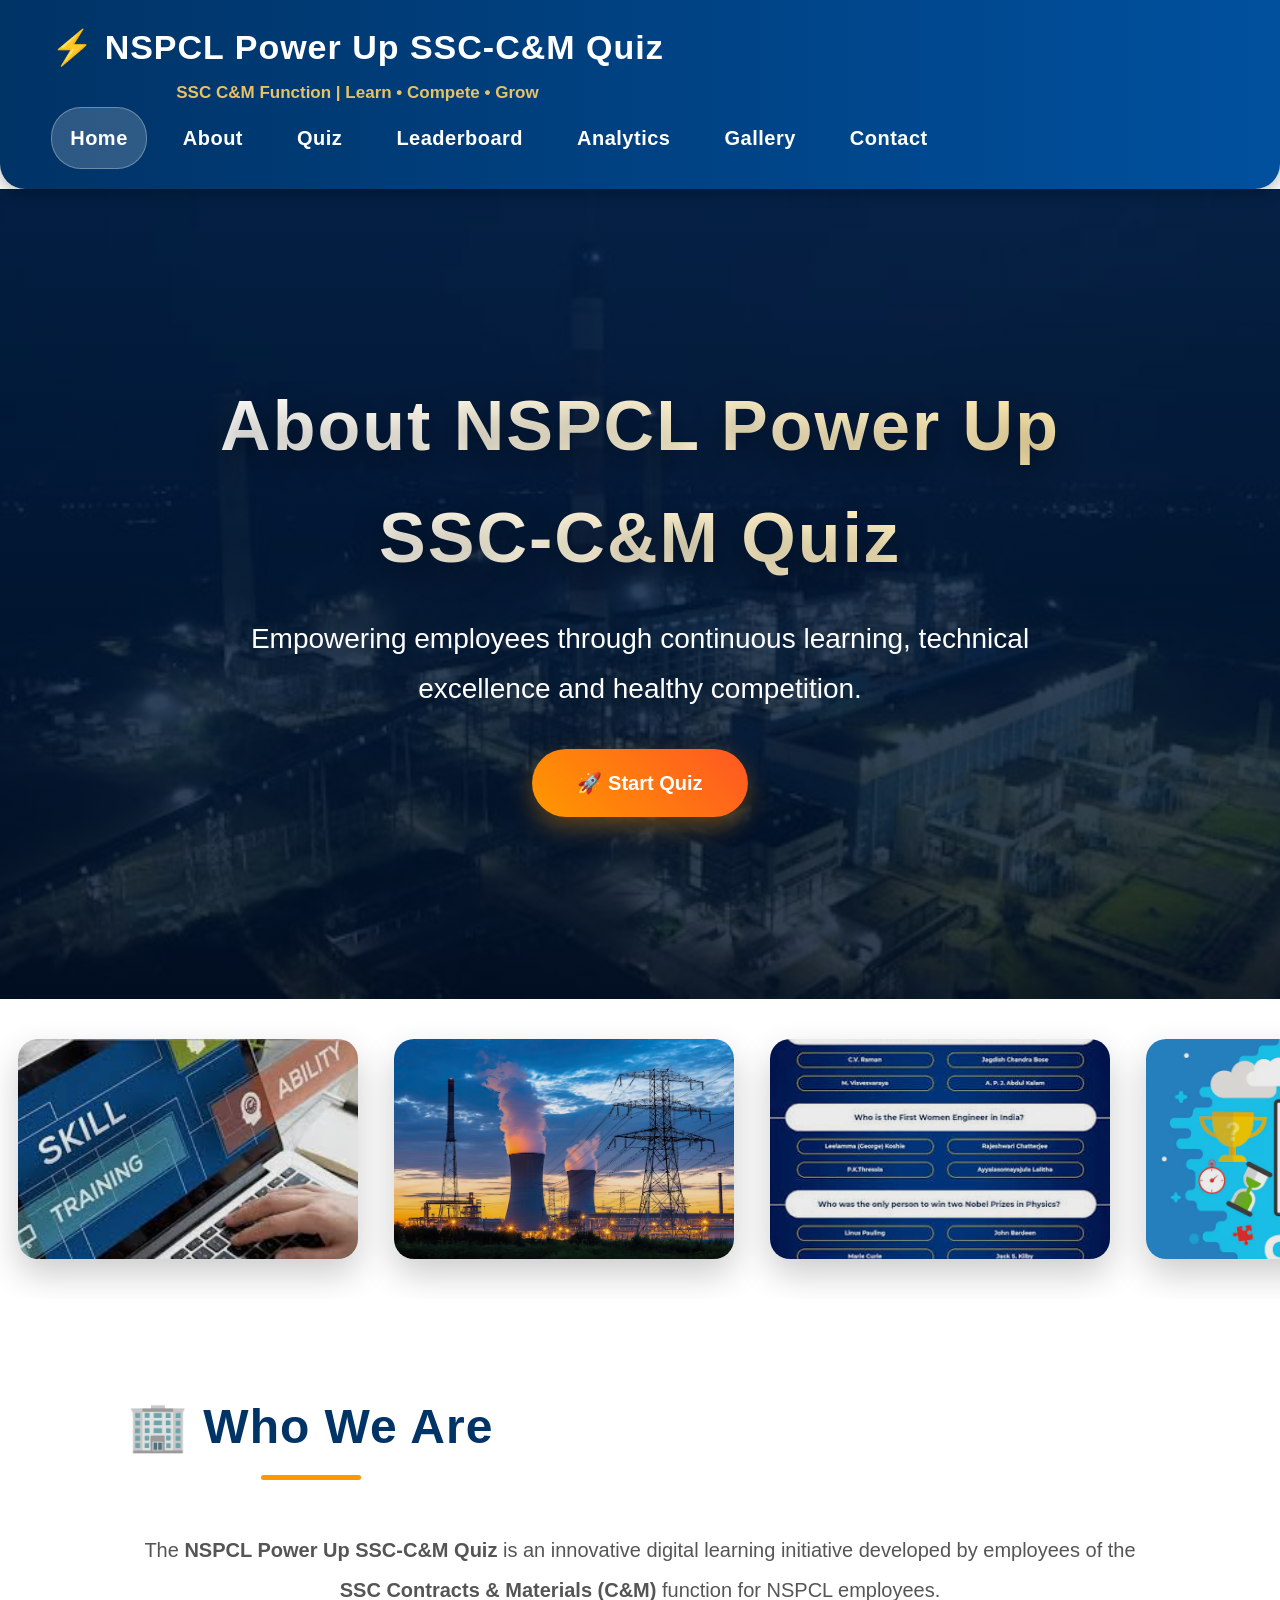
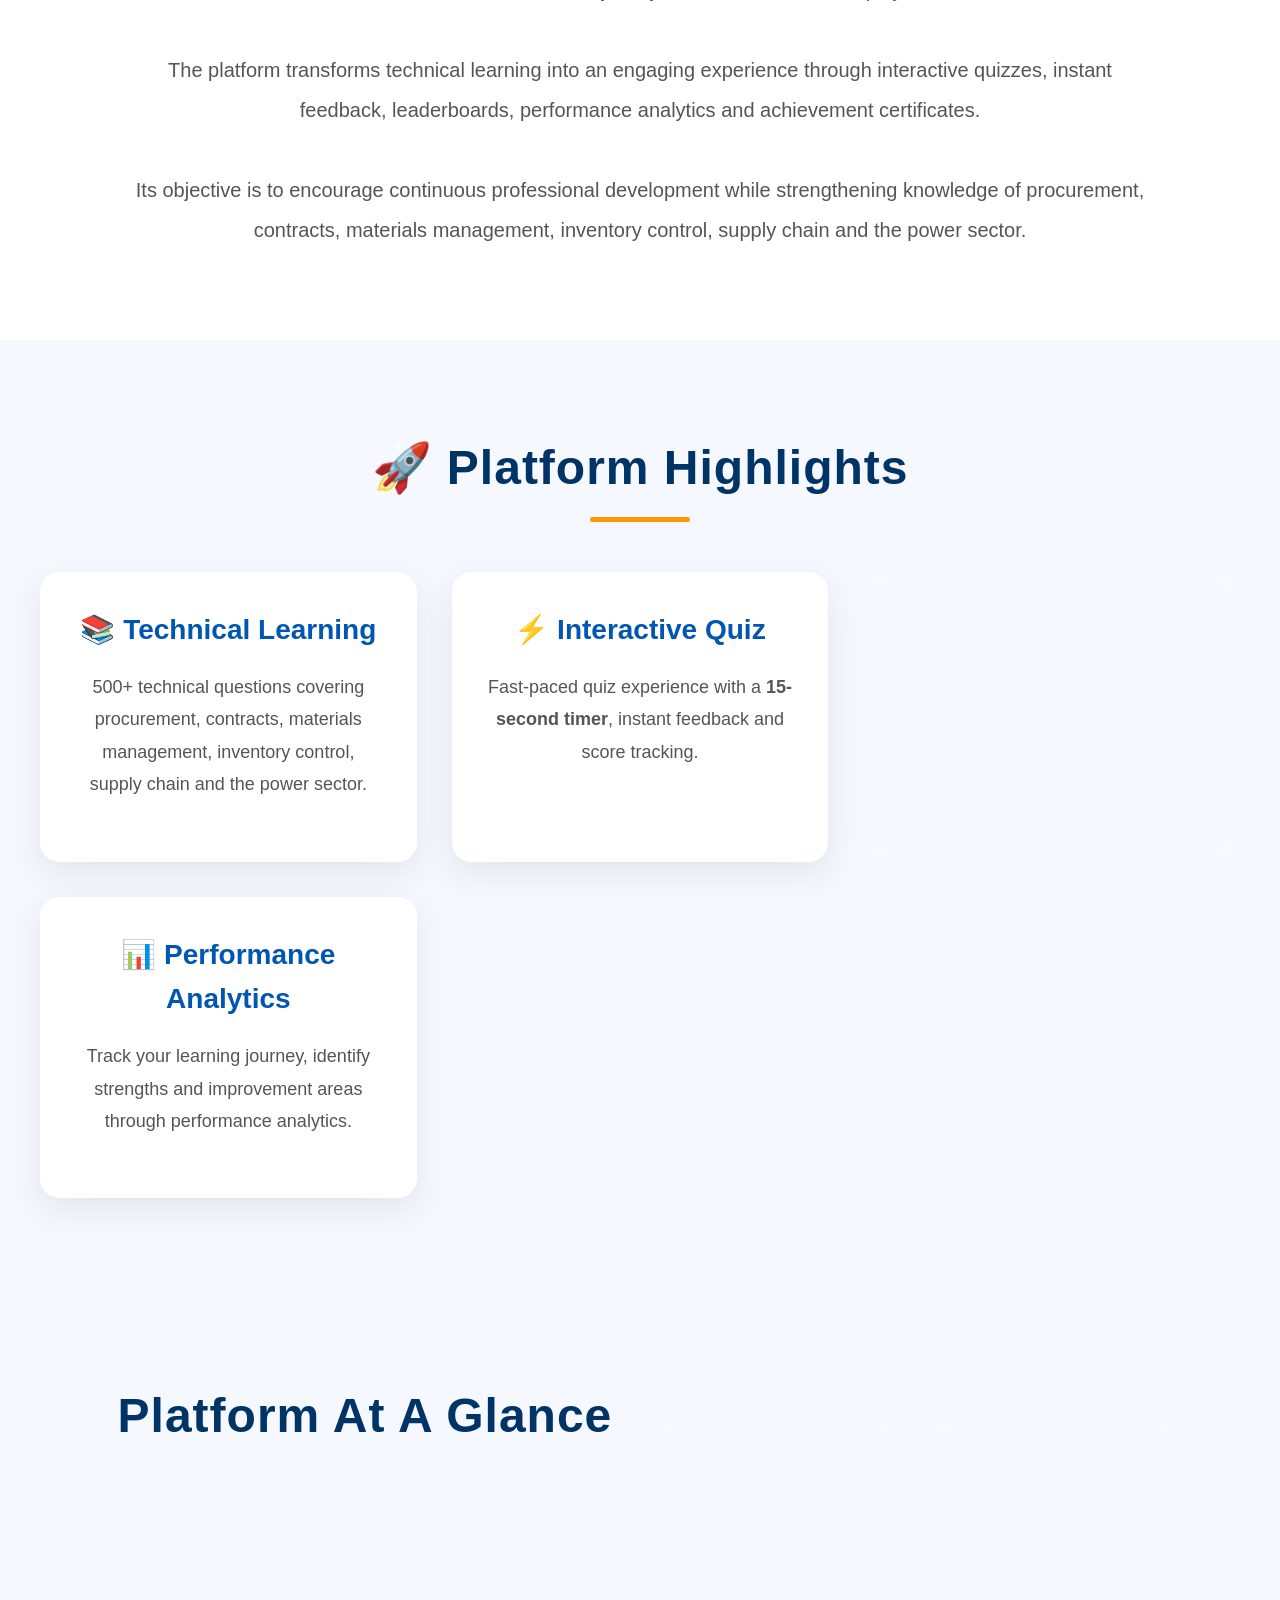
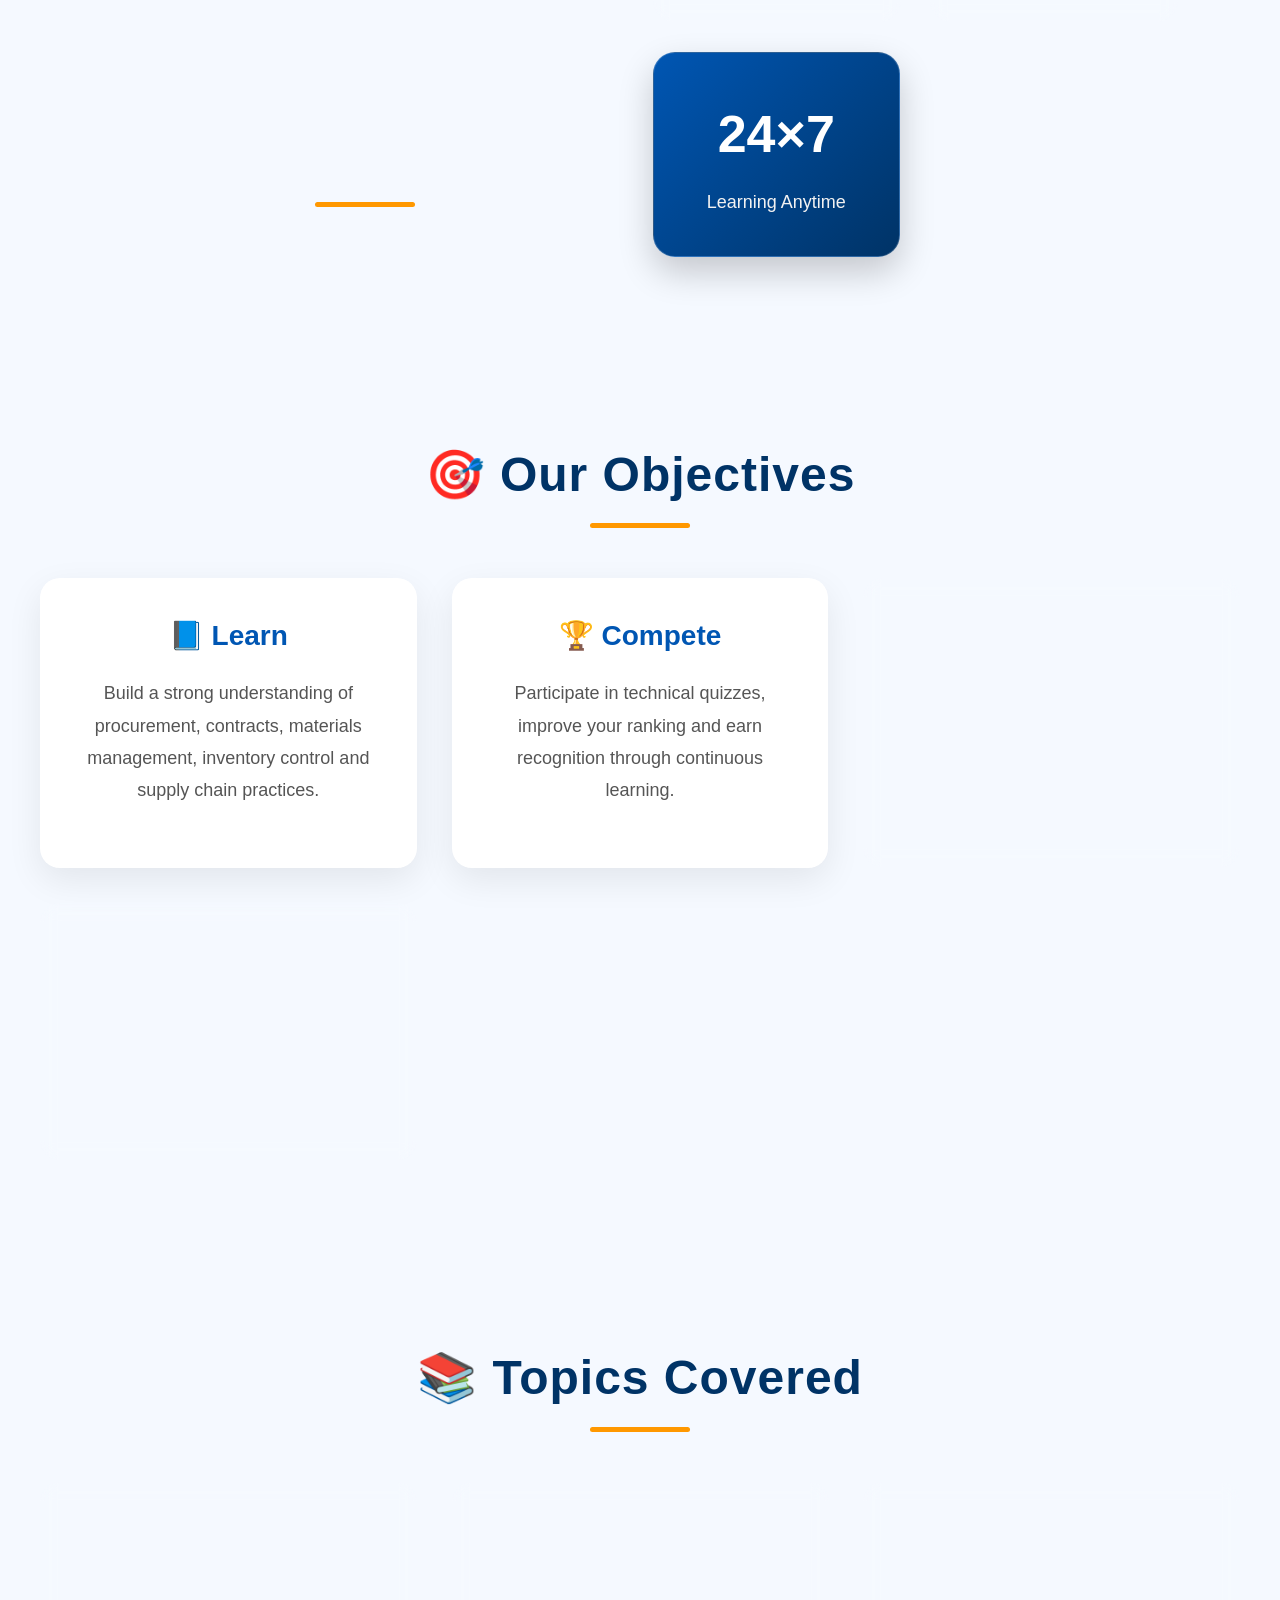
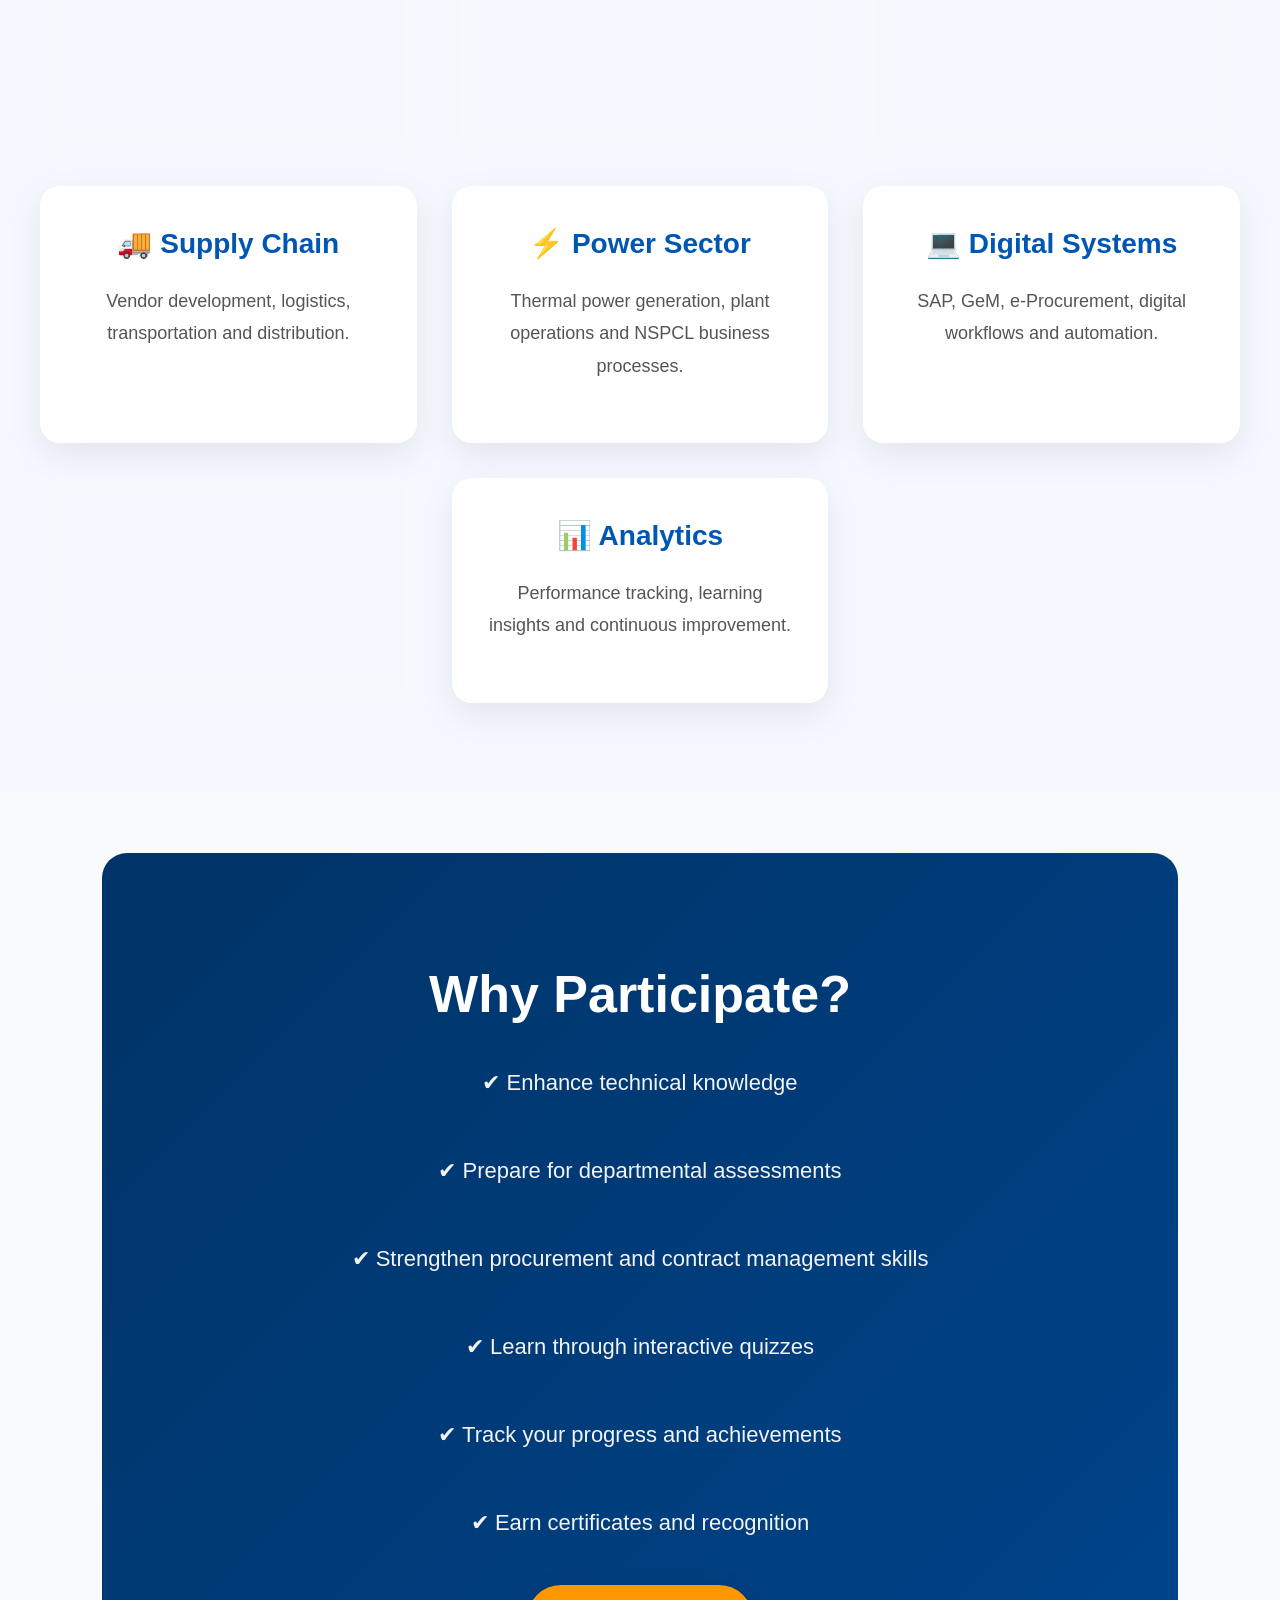
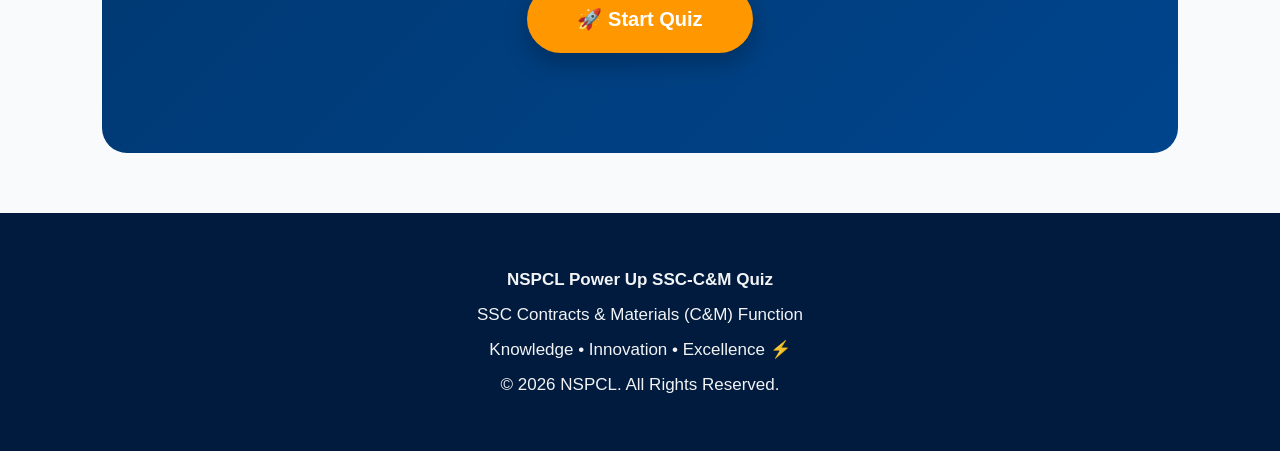
<file: about.html>
<!DOCTYPE html>
<html lang="en">

<head>

<meta charset="UTF-8">

<meta name="viewport"
      content="width=device-width, initial-scale=1.0">

<title>About | NSPCL Power Up SSC-C&amp;M Quiz</title>

<link rel="stylesheet"
      href="style.css">

</head>


<body class="about-page">


<!-- ================= HEADER ================= -->

<header class="header">

<div class="logo">

<h2>
⚡ NSPCL Power Up SSC-C&amp;M Quiz
</h2>

<span>
SSC C&amp;M Function | Learn • Compete • Grow
</span>

</div>


<nav>

<a href="index.html">
Home
</a>

<a href="about.html"
   class="active">
About
</a>

<a href="quiz.html">
Quiz
</a>

<a href="leaderboard.html">
Leaderboard
</a>

<a href="analytics.html">
Analytics
</a>

<a href="gallery.html">
Gallery
</a>

<a href="contact.html">
Contact
</a>

</nav>

</header>



<!-- ================= ABOUT HERO ================= -->

<section class="about-hero">

<div class="hero-overlay"></div>

<div class="hero-content">

<h1>
About NSPCL Power Up SSC-C&amp;M Quiz
</h1>

<p>
Empowering employees through continuous learning,
technical excellence and healthy competition.
</p>

<a href="quiz.html"
   class="btn">

🚀 Start Quiz

</a>

</div>

</section>



<!-- ================= MOVING IMAGE CAROUSEL ================= -->

<section class="moving-gallery">

<div class="gallery-track">


<div class="gallery-item">

<img src="images/employee-learning.jpg"
     alt="Employee Learning">

</div>


<div class="gallery-item">

<img src="images/power-generation.jpg"
     alt="Power Generation">

</div>


<div class="gallery-item">

<img src="images/quiz-competition.jpg"
     alt="Quiz Competition">

</div>


<div class="gallery-item">

<img src="images/quiz-learning.jpg"
     alt="Quiz Learning">

</div>


<!-- Duplicate images for seamless looping -->

<div class="gallery-item">

<img src="images/employee-learning.jpg"
     alt="Employee Learning">

</div>


<div class="gallery-item">

<img src="images/power-generation.jpg"
     alt="Power Generation">

</div>


<div class="gallery-item">

<img src="images/quiz-competition.jpg"
     alt="Quiz Competition">

</div>


<div class="gallery-item">

<img src="images/quiz-learning.jpg"
     alt="Quiz Learning">

</div>


</div>

</section>



<!-- ================= WHO WE ARE ================= -->

<section class="about-section">

<h2 class="section-title">

🏢 Who We Are

</h2>


<p>

The
<strong>
NSPCL Power Up SSC-C&amp;M Quiz
</strong>
is an innovative digital learning initiative
developed by employees of the
<strong>
SSC Contracts &amp; Materials (C&amp;M)
</strong>
function for NSPCL employees.

<br><br>

The platform transforms technical learning into
an engaging experience through interactive quizzes,
instant feedback, leaderboards, performance analytics
and achievement certificates.

<br><br>

Its objective is to encourage continuous professional
development while strengthening knowledge of procurement,
contracts, materials management, inventory control,
supply chain and the power sector.

</p>

</section>



<!-- ================= PLATFORM HIGHLIGHTS ================= -->

<section class="features">

<h2 class="section-title">

🚀 Platform Highlights

</h2>


<div class="feature-container">


<div class="card">

<h3>
📚 Technical Learning
</h3>

<p>

500+ technical questions covering procurement,
contracts, materials management, inventory control,
supply chain and the power sector.

</p>

</div>



<div class="card">

<h3>
⚡ Interactive Quiz
</h3>

<p>

Fast-paced quiz experience with a
<strong>15-second timer</strong>,
instant feedback and score tracking.

</p>

</div>



<div class="card">

<h3>
🏆 Leaderboard
</h3>

<p>

Compete with colleagues, improve your ranking
and earn recognition through continuous learning.

</p>

</div>



<div class="card">

<h3>
📊 Performance Analytics
</h3>

<p>

Track your learning journey, identify strengths
and improvement areas through performance analytics.

</p>

</div>


</div>

</section>



<!-- ================= PLATFORM STATISTICS ================= -->

<section class="stats">

<h2 class="section-title">

Platform At A Glance

</h2>


<div class="stats-container">


<div class="stat-box">

<h2>
500+
</h2>

<p>
Technical Questions
</p>

</div>



<div class="stat-box">

<h2>
15 Sec
</h2>

<p>
Question Timer
</p>

</div>



<div class="stat-box">

<h2>
24×7
</h2>

<p>
Learning Anytime
</p>

</div>


</div>

</section>



<!-- ================= OUR OBJECTIVES ================= -->

<section class="features">

<h2 class="section-title">

🎯 Our Objectives

</h2>


<div class="feature-container">


<div class="card">

<h3>
📘 Learn
</h3>

<p>

Build a strong understanding of procurement,
contracts, materials management, inventory control
and supply chain practices.

</p>

</div>



<div class="card">

<h3>
🏆 Compete
</h3>

<p>

Participate in technical quizzes, improve your ranking
and earn recognition through continuous learning.

</p>

</div>



<div class="card">

<h3>
📈 Improve
</h3>

<p>

Monitor your performance through analytics,
identify improvement areas and enhance technical skills.

</p>

</div>



<div class="card">

<h3>
🤝 Collaborate
</h3>

<p>

Promote knowledge sharing and teamwork by learning
together across the SSC C&amp;M function.

</p>

</div>


</div>

</section>



<!-- ================= TOPICS COVERED ================= -->

<section class="features">

<h2 class="section-title">

📚 Topics Covered

</h2>


<div class="feature-container">


<div class="card">

<h3>
📄 Procurement
</h3>

<p>

Tendering, bidding, procurement policies,
purchase procedures and vendor selection.

</p>

</div>



<div class="card">

<h3>
🤝 Contract Management
</h3>

<p>

Contract administration, claims,
risk management and compliance.

</p>

</div>



<div class="card">

<h3>
📦 Materials Management
</h3>

<p>

Inventory control, warehousing,
codification and stock verification.

</p>

</div>



<div class="card">

<h3>
🚚 Supply Chain
</h3>

<p>

Vendor development, logistics,
transportation and distribution.

</p>

</div>



<div class="card">

<h3>
⚡ Power Sector
</h3>

<p>

Thermal power generation,
plant operations and NSPCL business processes.

</p>

</div>



<div class="card">

<h3>
💻 Digital Systems
</h3>

<p>

SAP, GeM, e-Procurement,
digital workflows and automation.

</p>

</div>



<div class="card">

<h3>
⚖ Governance
</h3>

<p>

Integrity, transparency,
procurement guidelines and ethical practices.

</p>

</div>



<div class="card">

<h3>
📊 Analytics
</h3>

<p>

Performance tracking,
learning insights and continuous improvement.

</p>

</div>


</div>

</section>



<!-- ================= WHY PARTICIPATE ================= -->

<section class="cta">

<h2>

Why Participate?

</h2>


<p>

✔ Enhance technical knowledge

<br><br>

✔ Prepare for departmental assessments

<br><br>

✔ Strengthen procurement and contract management skills

<br><br>

✔ Learn through interactive quizzes

<br><br>

✔ Track your progress and achievements

<br><br>

✔ Earn certificates and recognition

</p>


<a href="quiz.html"
   class="btn">

🚀 Start Quiz

</a>

</section>



<!-- ================= FOOTER ================= -->

<footer>

<p>

<strong>
NSPCL Power Up SSC-C&amp;M Quiz
</strong>

</p>


<p>

SSC Contracts &amp; Materials (C&amp;M) Function

</p>


<p>

Knowledge • Innovation • Excellence ⚡

</p>


<p>

© 2026 NSPCL. All Rights Reserved.

</p>

</footer>


</body>

</html>
</file>
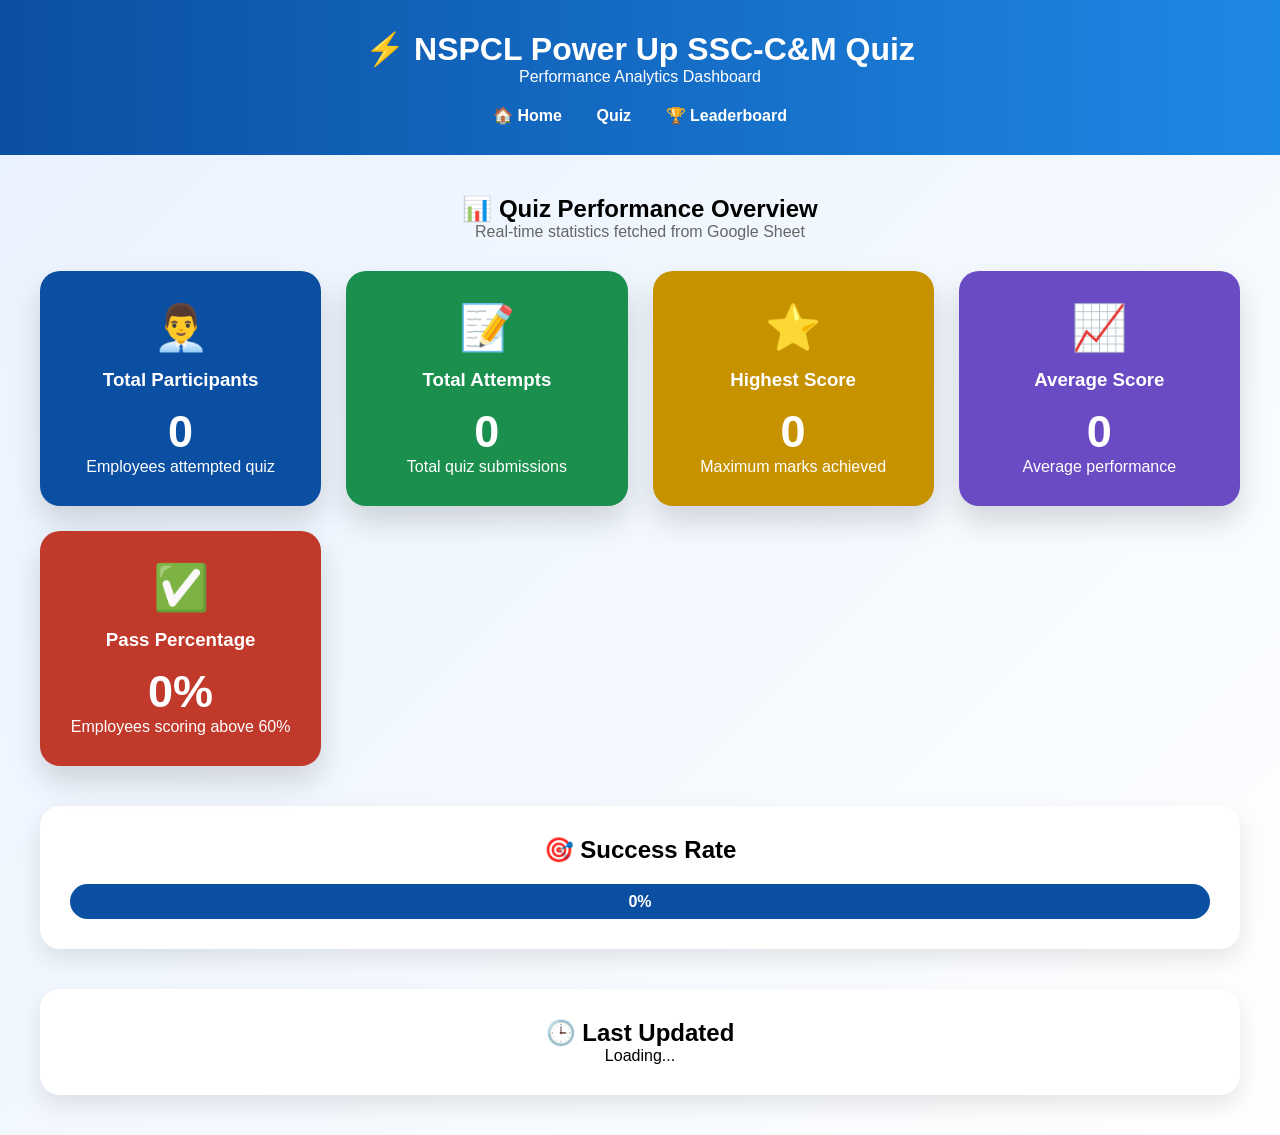
<file: analytics.html>
<!DOCTYPE html>
<html lang="en">

<head>

<meta charset="UTF-8">

<meta name="viewport" content="width=device-width, initial-scale=1.0">

<title>NSPCL Power Up SSC-C&M Quiz | Analytics</title>

<link rel="stylesheet" href="analytics.css">

</head>


<body>


<header class="top-header">

<h1>⚡ NSPCL Power Up SSC-C&M Quiz</h1>

<p>Performance Analytics Dashboard</p>


<nav>

<a href="index.html">🏠 Home</a>

<a href="quiz.html">Quiz</a>

<a href="leaderboard.html">🏆 Leaderboard</a>

</nav>


</header>





<section class="dashboard">


<h2>
📊 Quiz Performance Overview
</h2>


<p class="subtitle">
Real-time statistics fetched from Google Sheet
</p>





<div class="cards">



<div class="card blue">

<div class="icon">
👨‍💼
</div>

<h3>Total Participants</h3>

<h1 id="totalParticipants">
0
</h1>


<p>Employees attempted quiz</p>

</div>





<div class="card green">

<div class="icon">
📝
</div>

<h3>Total Attempts</h3>

<h1 id="totalAttempts">
0
</h1>


<p>Total quiz submissions</p>

</div>





<div class="card gold">

<div class="icon">
⭐
</div>

<h3>Highest Score</h3>

<h1 id="highestScore">
0
</h1>


<p>Maximum marks achieved</p>

</div>





<div class="card purple">

<div class="icon">
📈
</div>

<h3>Average Score</h3>

<h1 id="averageScore">
0
</h1>


<p>Average performance</p>

</div>



<div class="card red">

<div class="icon">
✅
</div>

<h3>Pass Percentage</h3>

<h1 id="passPercentage">
0%
</h1>


<p>Employees scoring above 60%</p>

</div>



</div>






<div class="progress-box">


<h2>
🎯 Success Rate
</h2>


<div class="progress">

<div id="passBar">

0%

</div>

</div>


</div>






<div class="update-box">


<h2>
🕒 Last Updated
</h2>


<p id="lastUpdated">
Loading...
</p>


</div>




</section>





<script src="analytics.js"></script>


</body>

</html>
</file>
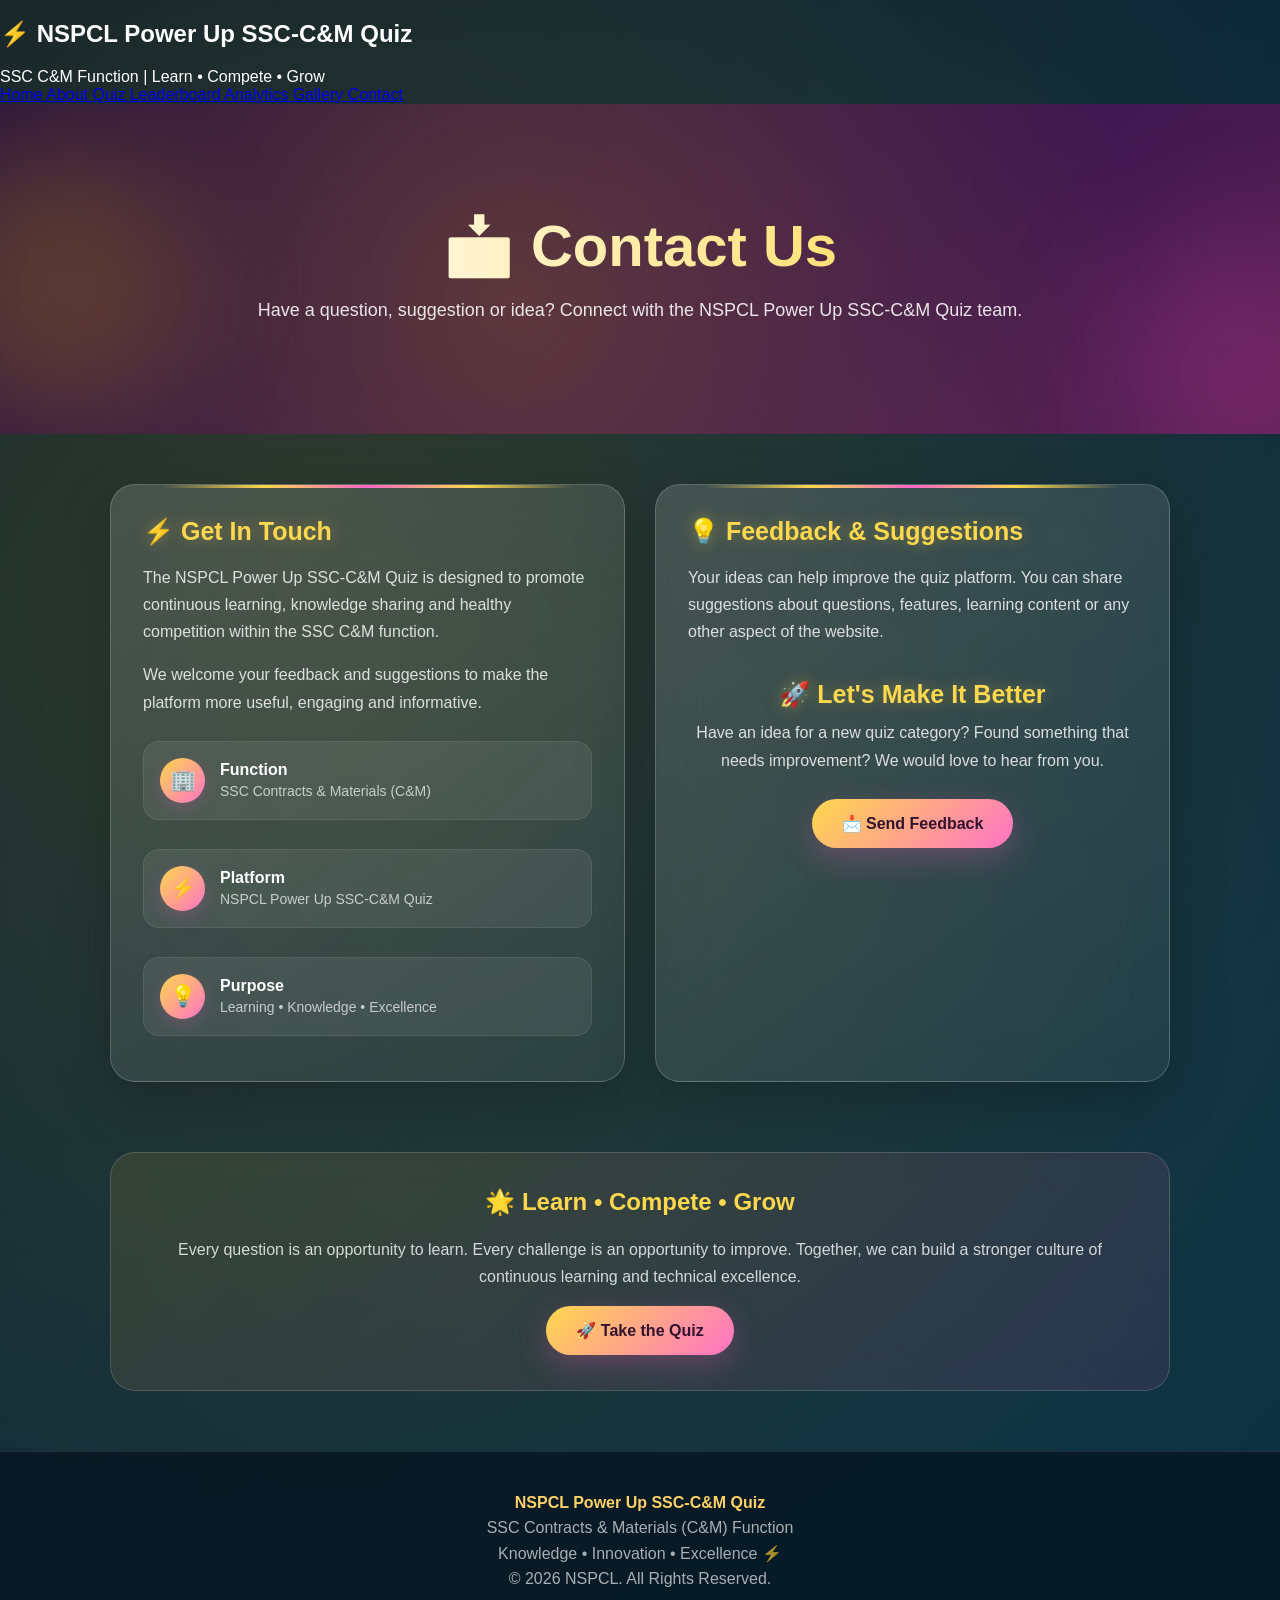
<file: contact.html>
<!DOCTYPE html>
<html lang="en">

<head>

<meta charset="UTF-8">

<meta name="viewport"
      content="width=device-width, initial-scale=1.0">

<title>Contact | NSPCL Power Up SSC-C&amp;M Quiz</title>

<link rel="stylesheet"
      href="contact.css">

<style>

/* =========================================================
   CONTACT PAGE
========================================================= */

.contact-page {
    min-height: 100vh;
}


/* =========================================================
   CONTACT HERO
========================================================= */

.contact-hero {

    position: relative;

    min-height: 330px;

    display: flex;

    align-items: center;

    justify-content: center;

    text-align: center;

    padding: 60px 20px;

    background:
        radial-gradient(
            circle at 20% 30%,
            rgba(255, 193, 7, .20),
            transparent 30%
        ),

        radial-gradient(
            circle at 80% 70%,
            rgba(255, 79, 216, .18),
            transparent 30%
        ),

        linear-gradient(
            135deg,
            #25113d,
            #3d174f,
            #702c55,
            #24123d
        );

    background-size: 200% 200%;

    animation:
        contactBackground 10s ease infinite;

    overflow: hidden;
}


@keyframes contactBackground {

    0% {
        background-position: 0% 50%;
    }

    50% {
        background-position: 100% 50%;
    }

    100% {
        background-position: 0% 50%;
    }

}


.contact-hero::before {

    content: "";

    position: absolute;

    width: 280px;
    height: 280px;

    border-radius: 50%;

    background:
        rgba(255, 193, 7, .18);

    filter: blur(60px);

    left: -100px;
    top: 40px;

    animation:
        contactGlow 7s ease-in-out infinite;

}


.contact-hero::after {

    content: "";

    position: absolute;

    width: 250px;
    height: 250px;

    border-radius: 50%;

    background:
        rgba(255, 72, 191, .18);

    filter: blur(60px);

    right: -80px;
    bottom: -50px;

    animation:
        contactGlow 8s ease-in-out infinite reverse;

}


@keyframes contactGlow {

    0%,
    100% {
        transform: scale(1);
    }

    50% {
        transform: scale(1.25);
    }

}


.contact-hero-content {

    position: relative;

    z-index: 2;

    max-width: 800px;

    animation:
        contactHeroEntry .8s ease;
}


@keyframes contactHeroEntry {

    from {
        opacity: 0;
        transform: translateY(30px);
    }

    to {
        opacity: 1;
        transform: translateY(0);
    }

}


.contact-hero h1 {

    margin: 0 0 15px;

    font-size:
        clamp(34px, 6vw, 58px);

    font-weight: 900;

    background:
        linear-gradient(
            90deg,
            #ffffff,
            #ffd84d,
            #ff80d5,
            #ffffff
        );

    background-size: 300% auto;

    -webkit-background-clip: text;
    background-clip: text;

    -webkit-text-fill-color: transparent;

    animation:
        contactTitle 5s linear infinite;
}


@keyframes contactTitle {

    from {
        background-position: 0% center;
    }

    to {
        background-position: 300% center;
    }

}


.contact-hero p {

    margin: 0;

    color:
        rgba(255,255,255,.88);

    font-size: 18px;

    line-height: 1.7;
}



/* =========================================================
   CONTACT CONTAINER
========================================================= */

.contact-container {

    max-width: 1100px;

    margin: 0 auto;

    padding: 50px 20px 70px;

    display: grid;

    grid-template-columns:
        1fr 1fr;

    gap: 30px;
}



/* =========================================================
   CONTACT CARDS
========================================================= */

.contact-card {

    position: relative;

    overflow: hidden;

    padding: 32px;

    border-radius: 25px;

    background:
        linear-gradient(
            145deg,
            rgba(255,255,255,.15),
            rgba(255,255,255,.055)
        );

    border:
        1px solid
        rgba(255,255,255,.20);

    backdrop-filter:
        blur(20px);

    box-shadow:
        0 20px 55px
        rgba(0,0,0,.22);

    animation:
        contactCardEntry .8s ease both;

    transition:
        transform .3s ease,
        box-shadow .3s ease;
}


.contact-card:nth-child(2) {

    animation-delay: .2s;

}


@keyframes contactCardEntry {

    from {
        opacity: 0;
        transform:
            translateY(30px);
    }

    to {
        opacity: 1;
        transform:
            translateY(0);
    }

}


.contact-card:hover {

    transform:
        translateY(-7px);

    box-shadow:
        0 25px 65px
        rgba(255, 80, 190, .15);
}


.contact-card::before {

    content: "";

    position: absolute;

    top: 0;
    left: 10%;

    width: 80%;

    height: 3px;

    background:
        linear-gradient(
            90deg,
            transparent,
            #ffd84d,
            #ff65c7,
            #ffd84d,
            transparent
        );

    animation:
        contactLine 3s linear infinite;
}


@keyframes contactLine {

    0% {
        opacity: .4;
        transform: scaleX(.6);
    }

    50% {
        opacity: 1;
        transform: scaleX(1);
    }

    100% {
        opacity: .4;
        transform: scaleX(.6);
    }

}



/* =========================================================
   CONTACT CARD TITLE
========================================================= */

.contact-card h2 {

    margin:
        0 0 18px;

    color:
        #ffd84d;

    font-size: 25px;

    text-shadow:
        0 0 15px
        rgba(255,216,77,.35);
}


.contact-card p {

    color:
        rgba(255,255,255,.82);

    line-height: 1.7;

}



/* =========================================================
   CONTACT INFORMATION
========================================================= */

.contact-info {

    margin-top: 25px;

}


.contact-item {

    display: flex;

    align-items: center;

    gap: 15px;

    padding: 16px;

    margin-bottom: 13px;

    border-radius: 16px;

    background:
        rgba(255,255,255,.07);

    border:
        1px solid
        rgba(255,255,255,.08);

    transition:
        transform .25s ease,
        background .25s ease;
}


.contact-item:hover {

    transform:
        translateX(7px);

    background:
        rgba(255,255,255,.12);
}


.contact-icon {

    width: 45px;
    height: 45px;

    display: flex;

    align-items: center;
    justify-content: center;

    border-radius: 50%;

    font-size: 21px;

    background:
        linear-gradient(
            135deg,
            #ffd84d,
            #ff72c6
        );

    box-shadow:
        0 5px 18px
        rgba(255, 100, 190, .20);
}


.contact-item strong {

    display: block;

    color: #ffffff;

    margin-bottom: 3px;
}


.contact-item span {

    color:
        rgba(255,255,255,.70);

    font-size: 14px;
}



/* =========================================================
   FEEDBACK
========================================================= */

.feedback-box {

    margin-top: 35px;

    text-align: center;

}


.feedback-box h2 {

    margin-bottom: 10px;
}


.feedback-box p {

    max-width: 700px;

    margin:
        0 auto 25px;
}



/* =========================================================
   BUTTON
========================================================= */

.contact-button {

    display: inline-flex;

    align-items: center;

    justify-content: center;

    gap: 9px;

    padding:
        15px 30px;

    border-radius: 50px;

    text-decoration: none;

    color: #32132f;

    font-size: 16px;

    font-weight: 900;

    background:
        linear-gradient(
            135deg,
            #ffd84d,
            #ff72c6
        );

    box-shadow:
        0 10px 30px
        rgba(255, 100, 190, .25);

    transition:
        transform .25s ease,
        box-shadow .25s ease;
}


.contact-button:hover {

    transform:
        translateY(-5px)
        scale(1.04);

    box-shadow:
        0 15px 40px
        rgba(255, 100, 190, .40);
}


.contact-button:active {

    transform:
        scale(.96);
}



/* =========================================================
   SUGGESTION BOX
========================================================= */

.suggestion-section {

    max-width: 1100px;

    margin:
        0 auto 60px;

    padding:
        0 20px;
}


.suggestion-card {

    padding: 35px;

    text-align: center;

    border-radius: 25px;

    background:
        linear-gradient(
            135deg,
            rgba(255,216,77,.10),
            rgba(255,90,190,.10)
        );

    border:
        1px solid
        rgba(255,255,255,.16);

    backdrop-filter:
        blur(15px);
}


.suggestion-card h2 {

    margin-top: 0;

    color: #ffd84d;
}


.suggestion-card p {

    color:
        rgba(255,255,255,.80);

    line-height: 1.7;
}



/* =========================================================
   MOBILE
========================================================= */

@media (max-width: 750px) {

    .contact-hero {

        min-height: 280px;

        padding:
            50px 18px;

    }


    .contact-hero h1 {

        font-size: 34px;

    }


    .contact-hero p {

        font-size: 16px;

    }


    .contact-container {

        grid-template-columns: 1fr;

        padding:
            35px 14px 50px;

    }


    .contact-card {

        padding: 25px 20px;

    }


    .suggestion-section {

        padding:
            0 14px;

    }


    .suggestion-card {

        padding:
            28px 20px;

    }

}


/* =========================================================
   SMALL PHONES
========================================================= */

@media (max-width: 400px) {

    .contact-hero h1 {

        font-size: 29px;

    }


    .contact-card h2 {

        font-size: 22px;

    }


    .contact-item {

        padding: 13px;

    }

}

</style>

</head>


<body class="contact-page">


<!-- =========================================================
     HEADER
========================================================= -->

<header class="header">

    <div class="logo">

        <h2>
            ⚡ NSPCL Power Up SSC-C&amp;M Quiz
        </h2>

        <span>
            SSC C&amp;M Function | Learn • Compete • Grow
        </span>

    </div>


    <nav>

        <a href="index.html">
            Home
        </a>

        <a href="about.html">
            About
        </a>

        <a href="quiz.html">
            Quiz
        </a>

        <a href="leaderboard.html">
            Leaderboard
        </a>

        <a href="analytics.html">
            Analytics
        </a>

        <a href="gallery.html">
            Gallery
        </a>

        <a href="contact.html"
           class="active">
            Contact
        </a>

    </nav>

</header>



<!-- =========================================================
     HERO
========================================================= -->

<section class="contact-hero">

    <div class="contact-hero-content">

        <h1>
            📩 Contact Us
        </h1>

        <p>
            Have a question, suggestion or idea?
            Connect with the NSPCL Power Up SSC-C&amp;M Quiz team.
        </p>

    </div>

</section>



<!-- =========================================================
     CONTACT CARDS
========================================================= -->

<section class="contact-container">


    <!-- ABOUT CONTACT -->

    <div class="contact-card">

        <h2>
            ⚡ Get In Touch
        </h2>

        <p>
            The NSPCL Power Up SSC-C&amp;M Quiz is designed
            to promote continuous learning, knowledge sharing
            and healthy competition within the SSC C&amp;M function.
        </p>

        <p>
            We welcome your feedback and suggestions to make
            the platform more useful, engaging and informative.
        </p>


        <div class="contact-info">


            <div class="contact-item">

                <div class="contact-icon">
                    🏢
                </div>

                <div>

                    <strong>
                        Function
                    </strong>

                    <span>
                        SSC Contracts &amp; Materials (C&amp;M)
                    </span>

                </div>

            </div>


            <div class="contact-item">

                <div class="contact-icon">
                    ⚡
                </div>

                <div>

                    <strong>
                        Platform
                    </strong>

                    <span>
                        NSPCL Power Up SSC-C&amp;M Quiz
                    </span>

                </div>

            </div>


            <div class="contact-item">

                <div class="contact-icon">
                    💡
                </div>

                <div>

                    <strong>
                        Purpose
                    </strong>

                    <span>
                        Learning • Knowledge • Excellence
                    </span>

                </div>

            </div>


        </div>

    </div>



    <!-- FEEDBACK -->

    <div class="contact-card">

        <h2>
            💡 Feedback &amp; Suggestions
        </h2>

        <p>
            Your ideas can help improve the quiz platform.
            You can share suggestions about questions,
            features, learning content or any other aspect
            of the website.
        </p>


        <div class="feedback-box">

            <h2>
                🚀 Let's Make It Better
            </h2>

            <p>
                Have an idea for a new quiz category?
                Found something that needs improvement?
                We would love to hear from you.
            </p>


            <!--
                 CHANGE THIS LINK LATER
                 TO YOUR GOOGLE FORM OR EMAIL LINK
            -->

            <a href="mailto:"
               class="contact-button">

                📩 Send Feedback

            </a>

        </div>

    </div>


</section>



<!-- =========================================================
     SUGGESTION SECTION
========================================================= -->

<section class="suggestion-section">

    <div class="suggestion-card">

        <h2>
            🌟 Learn • Compete • Grow
        </h2>

        <p>
            Every question is an opportunity to learn.
            Every challenge is an opportunity to improve.
            Together, we can build a stronger culture of
            continuous learning and technical excellence.
        </p>


        <a href="quiz.html"
           class="contact-button">

            🚀 Take the Quiz

        </a>

    </div>

</section>



<!-- =========================================================
     FOOTER
========================================================= -->

<footer>

    <p>

        <strong>
            NSPCL Power Up SSC-C&amp;M Quiz
        </strong>

    </p>


    <p>
        SSC Contracts &amp; Materials (C&amp;M) Function
    </p>


    <p>
        Knowledge • Innovation • Excellence ⚡
    </p>


    <p>
        © 2026 NSPCL. All Rights Reserved.
    </p>

</footer>


</body>

</html>
</file>
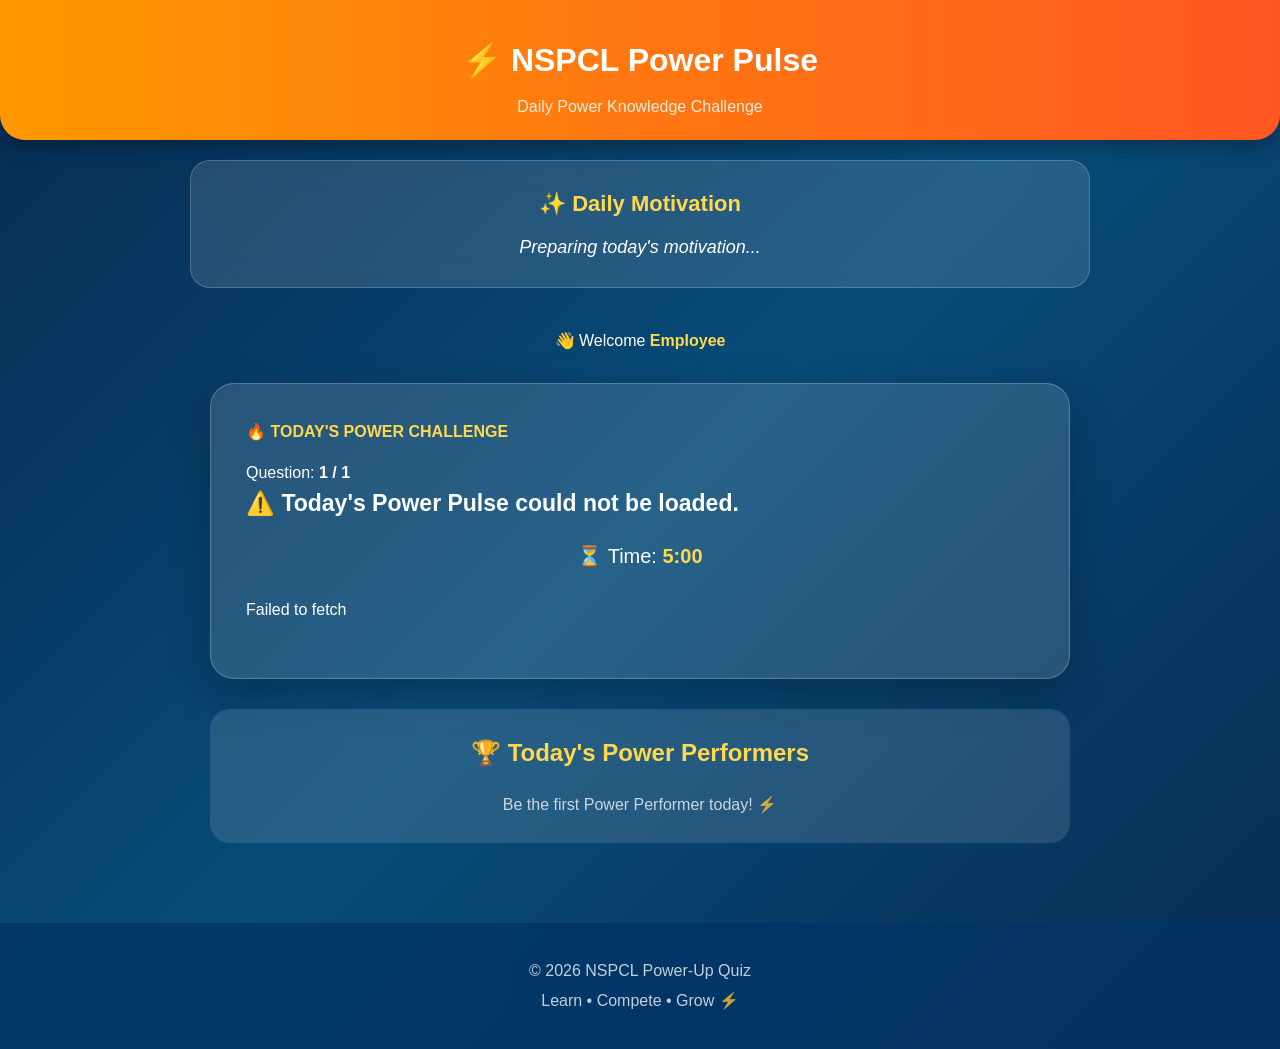
<file: daily-quiz.html>
<!DOCTYPE html>
<html lang="en">

<head>

<meta charset="UTF-8">

<meta name="viewport"
      content="width=device-width, initial-scale=1.0">

<title>Daily Power Pulse | NSPCL</title>

<link rel="stylesheet"
      href="style.css">

<style>

/* =====================================
   DAILY POWER PULSE
===================================== */

.daily-page {

    min-height: 100vh;

    background:
    linear-gradient(
        135deg,
        #062b52,
        #084b78,
        #062b52
    );

    color: white;

}


/* =====================================
   HEADER
===================================== */

.daily-header {

    text-align: center;

    padding: 35px 20px 20px;

}


.daily-header h1 {

    font-size: 32px;

    margin-bottom: 8px;

}


.daily-header p {

    opacity: .85;

}


/* =====================================
   MOTIVATION
===================================== */

.motivation-card {

    max-width: 900px;

    margin: 20px auto;

    padding: 25px;

    text-align: center;

    background:
    rgba(255,255,255,.12);

    border:
    1px solid
    rgba(255,255,255,.2);

    border-radius: 20px;

    backdrop-filter:
    blur(12px);

}


.motivation-title {

    color: #ffd84d;

    font-size: 22px;

    font-weight: bold;

    margin-bottom: 12px;

}


#motivation {

    font-size: 18px;

    font-style: italic;

}


/* =====================================
   MAIN
===================================== */

.daily-wrapper {

    max-width: 900px;

    margin: auto;

    padding: 20px;

}


/* =====================================
   EMPLOYEE
===================================== */

.employee-card {

    text-align: center;

    margin-bottom: 20px;

}


.employee-card span {

    color: #ffd84d;

    font-weight: bold;

}


/* =====================================
   QUESTION CARD
===================================== */

.question-card {

    background:
    rgba(255,255,255,.13);

    border:
    1px solid
    rgba(255,255,255,.22);

    border-radius: 24px;

    padding: 35px;

    box-shadow:
    0 15px 40px
    rgba(0,0,0,.25);

}


.question-label {

    color: #ffd84d;

    font-weight: bold;

    margin-bottom: 15px;

}


#question {

    line-height: 1.5;

    font-size: 23px;

}


/* =====================================
   OPTIONS
===================================== */

#options {

    display: grid;

    grid-template-columns:
    1fr 1fr;

    gap: 15px;

    margin-top: 25px;

}


.daily-option {

    border: none;

    padding: 18px;

    border-radius: 14px;

    background:
    rgba(0,190,220,.85);

    color: white;

    font-size: 16px;

    font-weight: bold;

    cursor: pointer;

    transition: .2s;

    text-align: left;

}


.daily-option:hover {

    transform:
    translateY(-2px);

}


.daily-option:disabled {

    cursor: not-allowed;

    opacity: .9;

}


.option-letter {

    display: inline-flex;

    align-items: center;

    justify-content: center;

    width: 30px;

    height: 30px;

    margin-right: 8px;

    border-radius: 50%;

    background:
    rgba(0,0,0,.2);

}


/* =====================================
   CORRECT / WRONG
===================================== */

.daily-option.correct {

    background:
    rgba(0,200,83,.9);

}


.daily-option.incorrect {

    background:
    rgba(255,82,82,.9);

}


/* =====================================
   RESULT
===================================== */

#answerResult {

    margin-top: 20px;

    line-height: 1.5;

}


.correct-message {

    padding: 18px;

    border-radius: 15px;

    background:
    rgba(0,200,83,.2);

    border:
    1px solid
    #00c853;

}


.wrong-message {

    padding: 18px;

    border-radius: 15px;

    background:
    rgba(255,82,82,.2);

    border:
    1px solid
    #ff5252;

}


/* =====================================
   SOURCE
===================================== */

#newsSource {

    margin-top: 18px;

    opacity: .7;

    font-size: 13px;

}


/* =====================================
   PERFORMERS
===================================== */

.performers-card {

    margin-top: 30px;

    padding: 25px;

    background:
    rgba(255,255,255,.12);

    border-radius: 20px;

}


.performers-card h2 {

    text-align: center;

    color: #ffd84d;

    margin-bottom: 20px;

}


.performer {

    display: flex;

    align-items: center;

    padding: 14px;

    margin-bottom: 10px;

    border-radius: 12px;

    background:
    rgba(255,255,255,.09);

}


.performer-rank {

    font-size: 22px;

    width: 45px;

}


.performer-name {

    flex: 1;

    font-weight: bold;

}


.performer-points {

    color: #ffd84d;

    font-weight: bold;

}


.no-performers {

    text-align: center;

    opacity: .75;

}


/* =====================================
   TIMER
===================================== */

.timer-box {

    text-align: center;

    margin: 20px;

    font-size: 20px;

}


#timer {

    color: #ffd84d;

    font-weight: bold;

}


/* =====================================
   LOADING
===================================== */

.loading {

    text-align: center;

    padding: 30px;

}


/* =====================================
   FOOTER
===================================== */

footer {

    text-align: center;

    padding: 30px 20px;

    opacity: .75;

}


footer p {

    margin: 5px;

}


/* =====================================
   MOBILE
===================================== */

@media (max-width: 700px) {

    #options {

        grid-template-columns:
        1fr;

    }


    .question-card {

        padding: 22px;

    }


    #question {

        font-size: 19px;

    }


    .daily-header h1 {

        font-size: 26px;

    }

}

</style>

</head>


<body class="daily-page">


<!-- =====================================
     HEADER
===================================== -->

<header class="daily-header">

    <h1>
        ⚡ NSPCL Power Pulse
    </h1>

    <p>
        Daily Power Knowledge Challenge
    </p>

</header>


<!-- =====================================
     MOTIVATION
===================================== -->

<section class="motivation-card">

    <div class="motivation-title">

        ✨ Daily Motivation

    </div>

    <div id="motivation">

        Preparing today's motivation...

    </div>

</section>


<!-- =====================================
     MAIN
===================================== -->

<main class="daily-wrapper">


    <!-- EMPLOYEE -->

    <div class="employee-card">

        👋 Welcome

        <span id="employeeName">
            Employee
        </span>

    </div>


    <!-- =================================
         QUESTION CARD
    ================================== -->

    <section class="question-card">


        <div class="question-label">

            🔥 TODAY'S POWER CHALLENGE

        </div>


        <p>

            Question:

            <strong>

                <span id="questionNumber">
                    1
                </span>

                /

                <span id="totalQuestions">
                    1
                </span>

            </strong>

        </p>


        <!-- QUESTION FROM GOOGLE SHEETS -->

        <h2 id="question">

            ⚡ Preparing today's Power Pulse...

        </h2>


        <!-- TIMER -->

        <div class="timer-box">

            ⏳ Time:

            <span id="timer">
                5:00
            </span>

        </div>


        <!-- OPTIONS FROM GOOGLE SHEETS -->

        <div id="options">

            <div class="loading">

                Loading today's challenge...

            </div>

        </div>


        <!-- RESULT -->

        <div id="answerResult">

        </div>


        <!-- SOURCE -->

        <div id="newsSource">

        </div>


    </section>


    <!-- =================================
         PERFORMERS
    ================================== -->

    <section class="performers-card">

        <h2>

            🏆 Today's Power Performers

        </h2>


        <div id="performers">

            <p class="no-performers">

                Be the first Power Performer today! ⚡

            </p>

        </div>

    </section>


</main>


<!-- =====================================
     FOOTER
===================================== -->

<footer>

    <p>
        © 2026 NSPCL Power-Up Quiz
    </p>

    <p>
        Learn • Compete • Grow ⚡
    </p>

</footer>


<!-- =====================================
     IMPORTANT
     LOAD EXACT FILE NAME
===================================== -->

<script src="dailyquiz.js"></script>


</body>

</html>
</file>
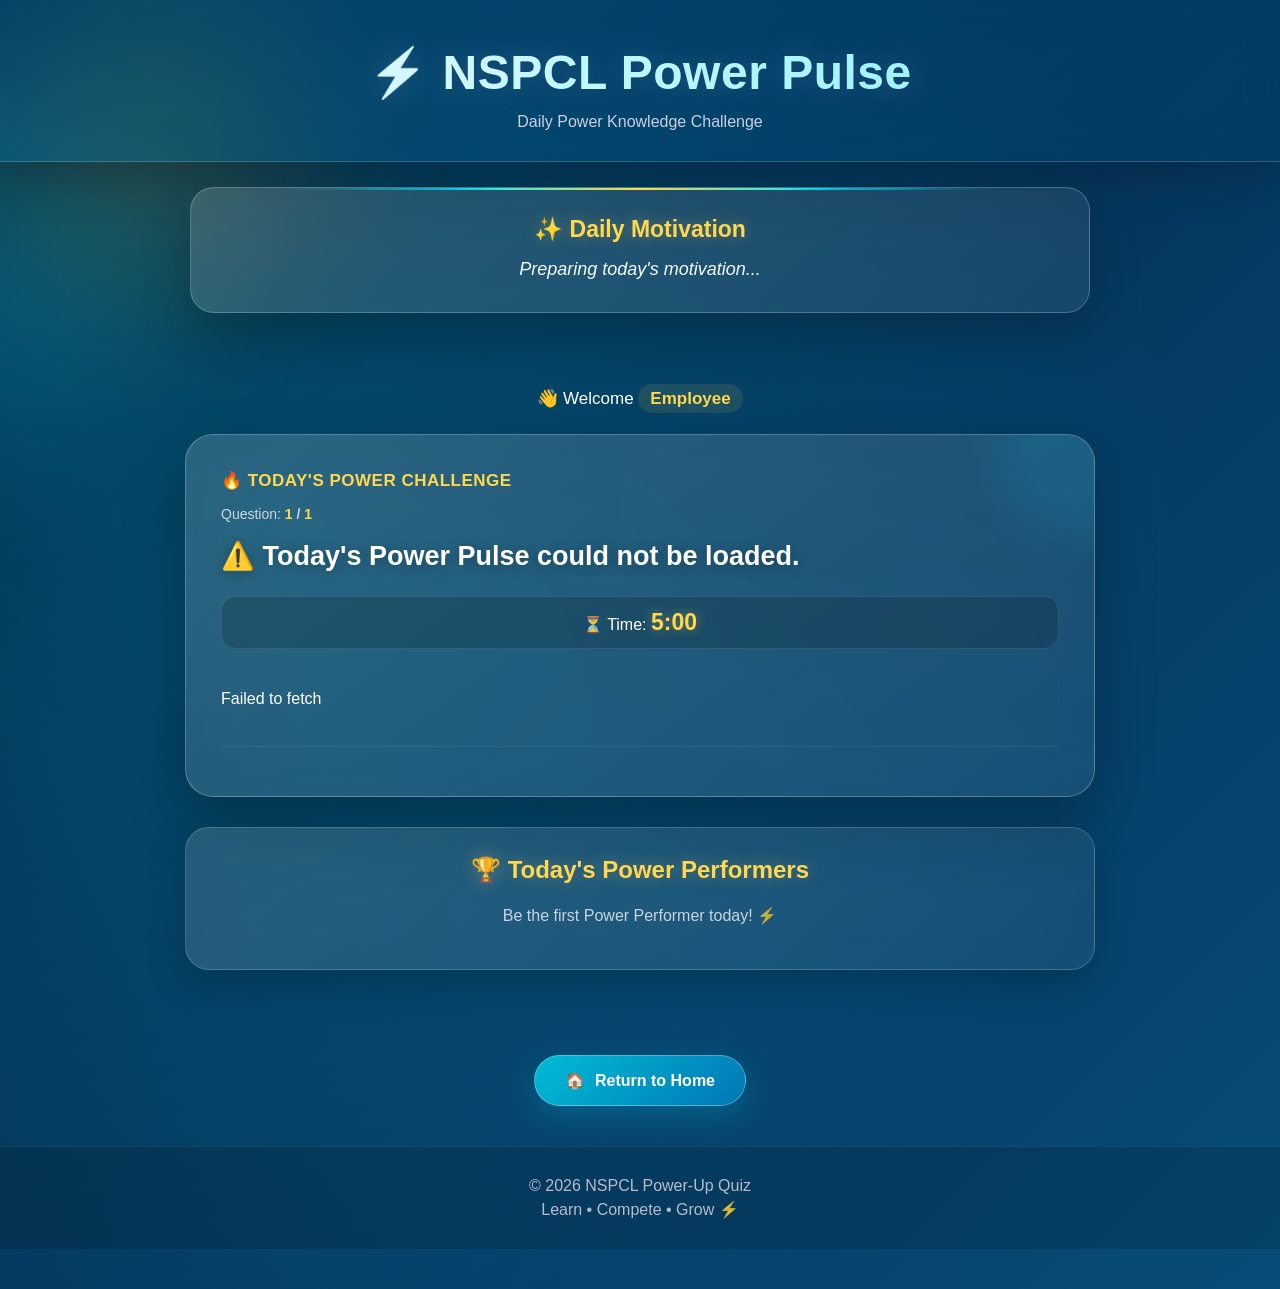
<file: daily.html>
<!DOCTYPE html>
<html lang="en">

<head>

<meta charset="UTF-8">

<meta name="viewport"
      content="width=device-width, initial-scale=1.0">

<title>NSPCL Power Pulse | Daily Challenge</title>

<link rel="stylesheet" href="daily.css">

<style>

/* =====================================================
   GLOBAL
===================================================== */

* {
    box-sizing: border-box;
}

html {
    scroll-behavior: smooth;
}

body {
    margin: 0;
    font-family: Arial, Helvetica, sans-serif;
    color: white;
    overflow-x: hidden;
}


/* =====================================================
   ANIMATED BACKGROUND
===================================================== */

.daily-page {

    min-height: 100vh;

    position: relative;

    overflow: hidden;

    background:
        radial-gradient(
            circle at 10% 20%,
            rgba(0, 220, 255, .18),
            transparent 30%
        ),
        radial-gradient(
            circle at 90% 10%,
            rgba(255, 210, 60, .12),
            transparent 28%
        ),
        linear-gradient(
            135deg,
            #031d38,
            #063e67,
            #075b86,
            #032c50
        );

    background-size: 200% 200%;

    animation:
        backgroundMove 12s ease infinite;

}


@keyframes backgroundMove {

    0% {
        background-position: 0% 50%;
    }

    50% {
        background-position: 100% 50%;
    }

    100% {
        background-position: 0% 50%;
    }

}


/* =====================================================
   FLOATING LIGHTS
===================================================== */

.daily-page::before,
.daily-page::after {

    content: "";

    position: fixed;

    width: 300px;

    height: 300px;

    border-radius: 50%;

    filter: blur(80px);

    pointer-events: none;

    z-index: 0;

}


.daily-page::before {

    top: 15%;

    left: -150px;

    background:
        rgba(0, 220, 255, .18);

    animation:
        floatGlow 8s ease-in-out infinite;

}


.daily-page::after {

    right: -150px;

    bottom: 10%;

    background:
        rgba(255, 193, 7, .13);

    animation:
        floatGlow 10s ease-in-out infinite reverse;

}


@keyframes floatGlow {

    0%,
    100% {
        transform: translateY(0) scale(1);
    }

    50% {
        transform: translateY(-35px) scale(1.15);
    }

}


/* =====================================================
   HEADER
===================================================== */

.daily-header {

    position: relative;

    z-index: 2;

    text-align: center;

    padding: 45px 20px 30px;

    background:
        linear-gradient(
            135deg,
            rgba(0, 175, 255, .18),
            rgba(0, 65, 110, .35)
        );

    border-bottom:
        1px solid
        rgba(255,255,255,.18);

    backdrop-filter:
        blur(18px);

    animation:
        headerAppear .8s ease;

}


@keyframes headerAppear {

    from {
        opacity: 0;
        transform: translateY(-30px);
    }

    to {
        opacity: 1;
        transform: translateY(0);
    }

}


.daily-header h1 {

    margin: 0;

    font-size: clamp(30px, 5vw, 48px);

    font-weight: 800;

    letter-spacing: .5px;

    background:
        linear-gradient(
            90deg,
            #ffffff,
            #8ff7ff,
            #ffd84d,
            #ffffff
        );

    background-size: 250% auto;

    -webkit-background-clip: text;

    -webkit-text-fill-color: transparent;

    animation:
        titleShine 4s linear infinite;

}


@keyframes titleShine {

    0% {
        background-position: 0% center;
    }

    100% {
        background-position: 250% center;
    }

}


.daily-header p {

    margin: 12px 0 0;

    font-size: 16px;

    opacity: .85;

}


/* =====================================================
   MAIN
===================================================== */

.daily-wrapper {

    position: relative;

    z-index: 2;

    max-width: 950px;

    margin: auto;

    padding: 25px 20px 50px;

}


/* =====================================================
   MOTIVATION
===================================================== */

.motivation-card {

    position: relative;

    z-index: 2;

    max-width: 900px;

    margin: 25px auto;

    padding: 28px;

    text-align: center;

    background:
        linear-gradient(
            135deg,
            rgba(255,255,255,.15),
            rgba(255,255,255,.07)
        );

    border:
        1px solid
        rgba(255,255,255,.22);

    border-radius: 24px;

    backdrop-filter:
        blur(18px);

    box-shadow:
        0 20px 50px
        rgba(0,0,0,.22);

    animation:
        cardAppear .9s ease;

}


.motivation-card::before {

    content: "";

    position: absolute;

    top: 0;

    left: 10%;

    right: 10%;

    height: 2px;

    background:
        linear-gradient(
            90deg,
            transparent,
            #00eaff,
            #ffd84d,
            #00eaff,
            transparent
        );

    border-radius: 50%;

}


.motivation-title {

    color: #ffd84d;

    font-size: 23px;

    font-weight: 800;

    margin-bottom: 12px;

    text-shadow:
        0 0 15px
        rgba(255,216,77,.35);

}


#motivation {

    font-size: 18px;

    font-style: italic;

    color: #f4fbff;

}


/* =====================================================
   EMPLOYEE
===================================================== */

.employee-card {

    text-align: center;

    margin: 25px 0;

    font-size: 17px;

    animation:
        fadeUp 1s ease;

}


.employee-card span {

    color: #ffd84d;

    font-weight: 800;

    padding: 5px 12px;

    border-radius: 20px;

    background:
        rgba(255,216,77,.10);

}


/* =====================================================
   QUESTION CARD
===================================================== */

.question-card {

    position: relative;

    overflow: hidden;

    background:
        linear-gradient(
            145deg,
            rgba(255,255,255,.16),
            rgba(255,255,255,.07)
        );

    border:
        1px solid
        rgba(255,255,255,.25);

    border-radius: 28px;

    padding: 35px;

    box-shadow:
        0 25px 60px
        rgba(0,0,0,.28);

    backdrop-filter:
        blur(18px);

    animation:
        questionAppear .9s ease;

}


@keyframes questionAppear {

    from {
        opacity: 0;
        transform: translateY(30px) scale(.97);
    }

    to {
        opacity: 1;
        transform: translateY(0) scale(1);
    }

}


.question-card::after {

    content: "";

    position: absolute;

    width: 180px;

    height: 180px;

    right: -80px;

    top: -80px;

    border-radius: 50%;

    background:
        rgba(0,220,255,.10);

    filter: blur(20px);

    pointer-events: none;

}


.question-label {

    color: #ffd84d;

    font-size: 17px;

    font-weight: 800;

    margin-bottom: 15px;

    letter-spacing: .5px;

}


#question {

    line-height: 1.5;

    font-size: clamp(20px, 3vw, 27px);

    margin: 12px 0 20px;

    color: white;

}


/* =====================================================
   QUESTION NUMBER
===================================================== */

.question-card > p {

    color: rgba(255,255,255,.75);

    font-size: 14px;

}


#questionNumber,
#totalQuestions {

    color: #ffd84d;

}


/* =====================================================
   TIMER
===================================================== */

.timer-box {

    text-align: center;

    margin: 20px 0 25px;

    padding: 12px;

    border-radius: 15px;

    background:
        rgba(0,0,0,.16);

    border:
        1px solid
        rgba(255,255,255,.10);

}


#timer {

    color: #ffd84d;

    font-size: 23px;

    font-weight: 900;

    text-shadow:
        0 0 12px
        rgba(255,216,77,.4);

}


/* =====================================================
   OPTIONS
===================================================== */

#options {

    display: grid;

    grid-template-columns:
        1fr 1fr;

    gap: 16px;

    margin-top: 20px;

}


.daily-option {

    position: relative;

    overflow: hidden;

    border: none;

    padding: 18px;

    min-height: 65px;

    border-radius: 16px;

    background:
        linear-gradient(
            135deg,
            #079fca,
            #10b8d2
        );

    color: white;

    font-size: 16px;

    font-weight: 700;

    cursor: pointer;

    text-align: left;

    box-shadow:
        0 8px 20px
        rgba(0,0,0,.18);

    transition:
        transform .25s ease,
        box-shadow .25s ease,
        filter .25s ease;

    animation:
        optionAppear .5s ease both;

}


.daily-option:nth-child(1) {
    animation-delay: .1s;
}

.daily-option:nth-child(2) {
    animation-delay: .2s;
}

.daily-option:nth-child(3) {
    animation-delay: .3s;
}

.daily-option:nth-child(4) {
    animation-delay: .4s;
}


@keyframes optionAppear {

    from {
        opacity: 0;
        transform: translateX(-20px);
    }

    to {
        opacity: 1;
        transform: translateX(0);
    }

}


.daily-option::after {

    content: "";

    position: absolute;

    top: 0;

    left: -100%;

    width: 60%;

    height: 100%;

    background:
        linear-gradient(
            90deg,
            transparent,
            rgba(255,255,255,.25),
            transparent
        );

    transform:
        skewX(-20deg);

    transition:
        left .5s ease;

}


.daily-option:hover {

    transform:
        translateY(-5px)
        scale(1.015);

    box-shadow:
        0 14px 30px
        rgba(0,220,255,.22);

    filter:
        brightness(1.08);

}


.daily-option:hover::after {

    left: 130%;

}


.daily-option:active {

    transform:
        scale(.98);

}


.daily-option:disabled {

    cursor: not-allowed;

}


/* =====================================================
   OPTION LETTER
===================================================== */

.option-letter {

    display: inline-flex;

    align-items: center;

    justify-content: center;

    width: 34px;

    height: 34px;

    margin-right: 10px;

    border-radius: 50%;

    background:
        rgba(0,0,0,.22);

    border:
        1px solid
        rgba(255,255,255,.18);

    font-weight: 900;

}


/* =====================================================
   CORRECT / WRONG
===================================================== */

.daily-option.correct {

    background:
        linear-gradient(
            135deg,
            #00b956,
            #00d875
        );

    box-shadow:
        0 0 25px
        rgba(0,220,100,.35);

    animation:
        correctPulse .6s ease;

}


.daily-option.incorrect {

    background:
        linear-gradient(
            135deg,
            #e53935,
            #ff5252
        );

    animation:
        wrongShake .4s ease;

}


@keyframes correctPulse {

    0% {
        transform: scale(1);
    }

    50% {
        transform: scale(1.04);
    }

    100% {
        transform: scale(1);
    }

}


@keyframes wrongShake {

    0%,
    100% {
        transform: translateX(0);
    }

    25% {
        transform: translateX(-6px);
    }

    75% {
        transform: translateX(6px);
    }

}


/* =====================================================
   RESULT
===================================================== */

#answerResult {

    margin-top: 22px;

    line-height: 1.6;

}


.correct-message,
.wrong-message {

    padding: 20px;

    border-radius: 18px;

    animation:
        resultAppear .5s ease;

}


@keyframes resultAppear {

    from {
        opacity: 0;
        transform: scale(.95);
    }

    to {
        opacity: 1;
        transform: scale(1);
    }

}


.correct-message {

    background:
        linear-gradient(
            135deg,
            rgba(0,200,83,.22),
            rgba(0,200,83,.08)
        );

    border:
        1px solid
        #00d875;

    box-shadow:
        0 0 25px
        rgba(0,200,83,.12);

}


.wrong-message {

    background:
        linear-gradient(
            135deg,
            rgba(255,82,82,.22),
            rgba(255,82,82,.08)
        );

    border:
        1px solid
        #ff5252;

}


/* =====================================================
   SOURCE
===================================================== */

#newsSource {

    margin-top: 20px;

    padding-top: 14px;

    border-top:
        1px solid
        rgba(255,255,255,.10);

    opacity: .7;

    font-size: 13px;

}


/* =====================================================
   PERFORMERS
===================================================== */

.performers-card {

    margin-top: 30px;

    padding: 28px;

    background:
        linear-gradient(
            135deg,
            rgba(255,255,255,.14),
            rgba(255,255,255,.06)
        );

    border:
        1px solid
        rgba(255,255,255,.18);

    border-radius: 24px;

    backdrop-filter:
        blur(15px);

    box-shadow:
        0 15px 40px
        rgba(0,0,0,.20);

    animation:
        fadeUp 1s ease;

}


.performers-card h2 {

    text-align: center;

    color: #ffd84d;

    margin-bottom: 22px;

}


.performer {

    display: flex;

    align-items: center;

    padding: 15px;

    margin-bottom: 10px;

    border-radius: 14px;

    background:
        rgba(255,255,255,.08);

    transition:
        transform .2s ease,
        background .2s ease;

}


.performer:hover {

    transform:
        translateX(5px);

    background:
        rgba(255,255,255,.13);

}


.performer-rank {

    font-size: 22px;

    width: 45px;

}


.performer-name {

    flex: 1;

    font-weight: bold;

}


.performer-points {

    color: #ffd84d;

    font-weight: bold;

}


.no-performers {

    text-align: center;

    opacity: .75;

}


/* =====================================================
   HOME BUTTON
===================================================== */

.home-section {

    position: relative;

    z-index: 2;

    text-align: center;

    padding: 10px 20px 40px;

}


.home-button {

    display: inline-flex;

    align-items: center;

    justify-content: center;

    gap: 10px;

    padding: 15px 30px;

    border-radius: 50px;

    text-decoration: none;

    color: white;

    font-size: 16px;

    font-weight: 800;

    background:
        linear-gradient(
            135deg,
            #00bcd4,
            #0077b6
        );

    border:
        1px solid
        rgba(255,255,255,.3);

    box-shadow:
        0 10px 30px
        rgba(0,180,220,.25);

    transition:
        transform .25s ease,
        box-shadow .25s ease,
        background .25s ease;

    animation:
        homeFloat 3s ease-in-out infinite;

}


.home-button:hover {

    transform:
        translateY(-5px)
        scale(1.04);

    box-shadow:
        0 15px 40px
        rgba(0,220,255,.38);

    background:
        linear-gradient(
            135deg,
            #00d4ff,
            #0088cc
        );

}


.home-button:active {

    transform:
        scale(.97);

}


@keyframes homeFloat {

    0%,
    100% {
        box-shadow:
            0 10px 30px
            rgba(0,180,220,.25);
    }

    50% {
        box-shadow:
            0 15px 40px
            rgba(0,220,255,.40);
    }

}


/* =====================================================
   FOOTER
===================================================== */

footer {

    position: relative;

    z-index: 2;

    text-align: center;

    padding: 25px 20px;

    background:
        rgba(0,0,0,.16);

    border-top:
        1px solid
        rgba(255,255,255,.08);

    opacity: .85;

}


footer p {

    margin: 5px;

}


/* =====================================================
   LOADING
===================================================== */

.loading {

    text-align: center;

    padding: 30px;

    color: #dffaff;

    animation:
        loadingPulse 1.5s ease-in-out infinite;

}


@keyframes loadingPulse {

    0%,
    100% {
        opacity: .5;
    }

    50% {
        opacity: 1;
    }

}


/* =====================================================
   GENERAL ANIMATION
===================================================== */

@keyframes fadeUp {

    from {
        opacity: 0;
        transform: translateY(20px);
    }

    to {
        opacity: 1;
        transform: translateY(0);
    }

}


/* =====================================================
   MOBILE
===================================================== */

@media (max-width: 700px) {

    .daily-header {

        padding: 35px 15px 25px;

    }


    .daily-wrapper {

        padding:
            15px 12px 40px;

    }


    .question-card {

        padding: 23px 18px;

        border-radius: 20px;

    }


    #options {

        grid-template-columns:
            1fr;

    }


    #question {

        font-size: 20px;

    }


    .motivation-card {

        margin:
            18px 12px;

        padding: 22px;

    }


    .performers-card {

        padding: 20px;

    }


    .home-button {

        width: 90%;

        max-width: 320px;

    }

}

</style>

</head>


<body class="daily-page">


<!-- =====================================================
     HEADER
===================================================== -->

<header class="daily-header">

    <h1>
        ⚡ NSPCL Power Pulse
    </h1>

    <p>
        Daily Power Knowledge Challenge
    </p>

</header>


<!-- =====================================================
     MOTIVATION
===================================================== -->

<section class="motivation-card">

    <div class="motivation-title">

        ✨ Daily Motivation

    </div>

    <div id="motivation">

        Preparing today's motivation...

    </div>

</section>


<!-- =====================================================
     MAIN
===================================================== -->

<main class="daily-wrapper">


    <!-- EMPLOYEE -->

    <div class="employee-card">

        👋 Welcome

        <span id="employeeName">
            Employee
        </span>

    </div>


    <!-- =================================================
         QUESTION
    ================================================== -->

    <section class="question-card">


        <div class="question-label">

            🔥 TODAY'S POWER CHALLENGE

        </div>


        <p>

            Question:

            <strong>

                <span id="questionNumber">
                    1
                </span>

                /

                <span id="totalQuestions">
                    1
                </span>

            </strong>

        </p>


        <h2 id="question">

            ⚡ Preparing today's Power Pulse...

        </h2>


        <!-- TIMER -->

        <div class="timer-box">

            ⏳ Time:

            <span id="timer">
                5:00
            </span>

        </div>


        <!-- OPTIONS -->

        <div id="options">

            <div class="loading">

                Loading today's challenge...

            </div>

        </div>


        <!-- RESULT -->

        <div id="answerResult"></div>


        <!-- SOURCE -->

        <div id="newsSource"></div>


    </section>


    <!-- =================================================
         PERFORMERS
    ================================================== -->

    <section class="performers-card">

        <h2>

            🏆 Today's Power Performers

        </h2>


        <div id="performers">

            <p class="no-performers">

                Be the first Power Performer today! ⚡

            </p>

        </div>

    </section>


</main>


<!-- =====================================================
     RETURN HOME
===================================================== -->

<section class="home-section">

    <a
        href="index.html"
        class="home-button">

        🏠
        <span>Return to Home</span>

    </a>

</section>


<!-- =====================================================
     FOOTER
===================================================== -->

<footer>

    <p>
        © 2026 NSPCL Power-Up Quiz
    </p>

    <p>
        Learn • Compete • Grow ⚡
    </p>

</footer>


<!-- =====================================================
     DAILY QUIZ SCRIPT
===================================================== -->

<script src="dailyquiz.js?v=20260813"></script>


</body>

</html>
</file>
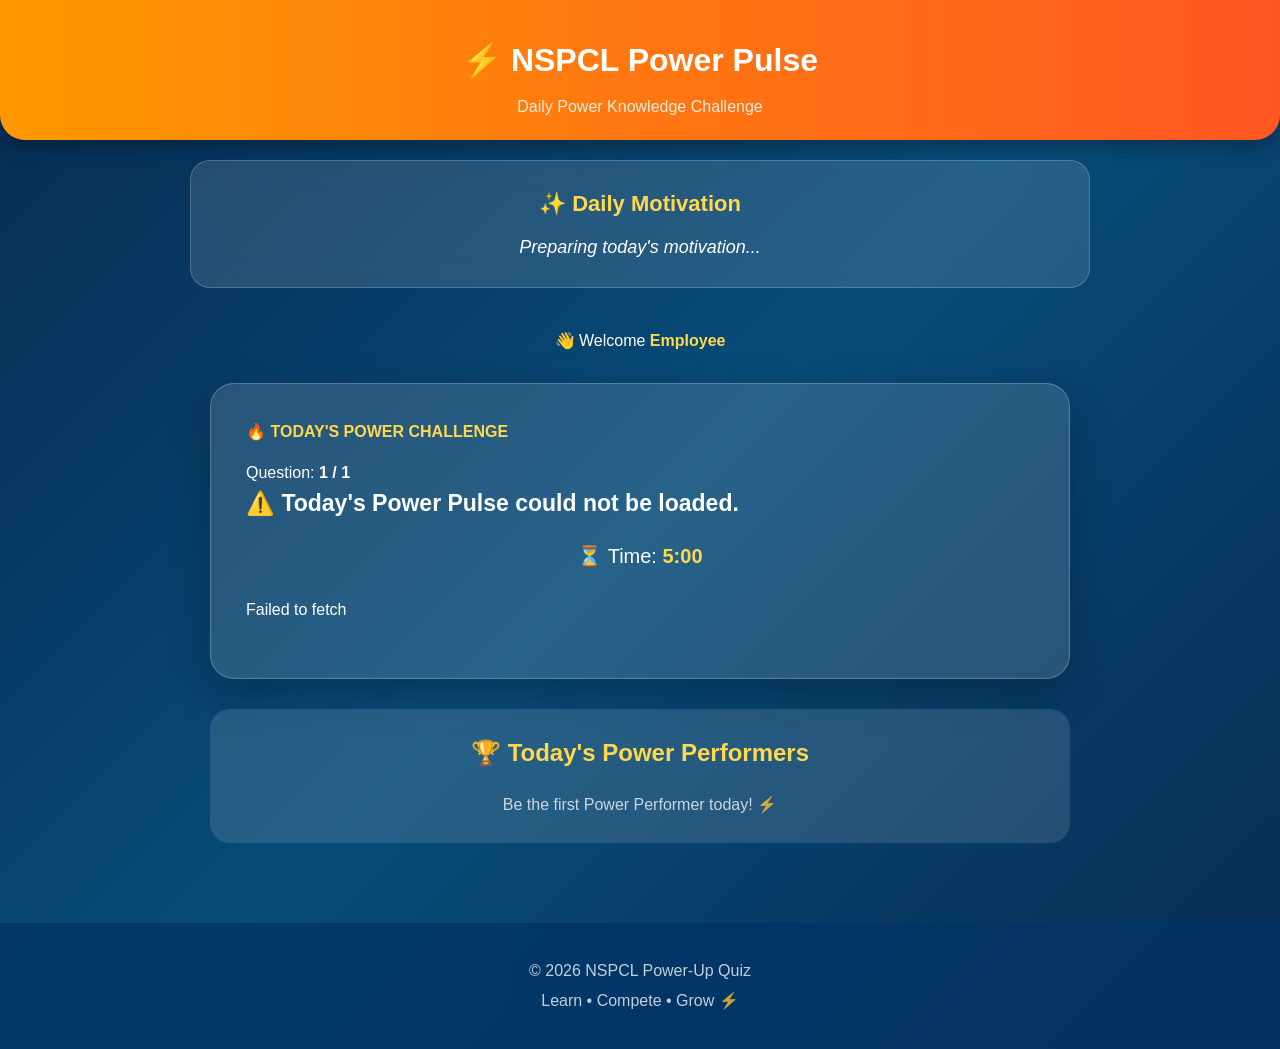
<file: dailyquiz.html>
<!DOCTYPE html>
<html lang="en">

<head>

<meta charset="UTF-8">

<meta name="viewport"
      content="width=device-width, initial-scale=1.0">

<title>Daily Power Pulse | NSPCL</title>

<link rel="stylesheet"
      href="style.css">

<style>

/* =====================================
   DAILY POWER PULSE
===================================== */

.daily-page {

    min-height: 100vh;

    background:
    linear-gradient(
        135deg,
        #062b52,
        #084b78,
        #062b52
    );

    color: white;

}


/* =====================================
   HEADER
===================================== */

.daily-header {

    text-align: center;

    padding: 35px 20px 20px;

}


.daily-header h1 {

    font-size: 32px;

    margin-bottom: 8px;

}


.daily-header p {

    opacity: .85;

}


/* =====================================
   MOTIVATION
===================================== */

.motivation-card {

    max-width: 900px;

    margin: 20px auto;

    padding: 25px;

    text-align: center;

    background:
    rgba(255,255,255,.12);

    border:
    1px solid
    rgba(255,255,255,.2);

    border-radius: 20px;

    backdrop-filter:
    blur(12px);

}


.motivation-title {

    color: #ffd84d;

    font-size: 22px;

    font-weight: bold;

    margin-bottom: 12px;

}


#motivation {

    font-size: 18px;

    font-style: italic;

}


/* =====================================
   MAIN
===================================== */

.daily-wrapper {

    max-width: 900px;

    margin: auto;

    padding: 20px;

}


/* =====================================
   EMPLOYEE
===================================== */

.employee-card {

    text-align: center;

    margin-bottom: 20px;

}


.employee-card span {

    color: #ffd84d;

    font-weight: bold;

}


/* =====================================
   QUESTION CARD
===================================== */

.question-card {

    background:
    rgba(255,255,255,.13);

    border:
    1px solid
    rgba(255,255,255,.22);

    border-radius: 24px;

    padding: 35px;

    box-shadow:
    0 15px 40px
    rgba(0,0,0,.25);

}


.question-label {

    color: #ffd84d;

    font-weight: bold;

    margin-bottom: 15px;

}


#question {

    line-height: 1.5;

    font-size: 23px;

}


/* =====================================
   OPTIONS
===================================== */

#options {

    display: grid;

    grid-template-columns:
    1fr 1fr;

    gap: 15px;

    margin-top: 25px;

}


.daily-option {

    border: none;

    padding: 18px;

    border-radius: 14px;

    background:
    rgba(0,190,220,.85);

    color: white;

    font-size: 16px;

    font-weight: bold;

    cursor: pointer;

    transition: .2s;

    text-align: left;

}


.daily-option:hover {

    transform:
    translateY(-2px);

}


.daily-option:disabled {

    cursor: not-allowed;

    opacity: .9;

}


.option-letter {

    display: inline-flex;

    align-items: center;

    justify-content: center;

    width: 30px;

    height: 30px;

    margin-right: 8px;

    border-radius: 50%;

    background:
    rgba(0,0,0,.2);

}


/* =====================================
   CORRECT / WRONG
===================================== */

.daily-option.correct {

    background:
    rgba(0,200,83,.9);

}


.daily-option.incorrect {

    background:
    rgba(255,82,82,.9);

}


/* =====================================
   RESULT
===================================== */

#answerResult {

    margin-top: 20px;

    line-height: 1.5;

}


.correct-message {

    padding: 18px;

    border-radius: 15px;

    background:
    rgba(0,200,83,.2);

    border:
    1px solid
    #00c853;

}


.wrong-message {

    padding: 18px;

    border-radius: 15px;

    background:
    rgba(255,82,82,.2);

    border:
    1px solid
    #ff5252;

}


/* =====================================
   SOURCE
===================================== */

#newsSource {

    margin-top: 18px;

    opacity: .7;

    font-size: 13px;

}


/* =====================================
   PERFORMERS
===================================== */

.performers-card {

    margin-top: 30px;

    padding: 25px;

    background:
    rgba(255,255,255,.12);

    border-radius: 20px;

}


.performers-card h2 {

    text-align: center;

    color: #ffd84d;

    margin-bottom: 20px;

}


.performer {

    display: flex;

    align-items: center;

    padding: 14px;

    margin-bottom: 10px;

    border-radius: 12px;

    background:
    rgba(255,255,255,.09);

}


.performer-rank {

    font-size: 22px;

    width: 45px;

}


.performer-name {

    flex: 1;

    font-weight: bold;

}


.performer-points {

    color: #ffd84d;

    font-weight: bold;

}


.no-performers {

    text-align: center;

    opacity: .75;

}


/* =====================================
   TIMER
===================================== */

.timer-box {

    text-align: center;

    margin: 20px;

    font-size: 20px;

}


#timer {

    color: #ffd84d;

    font-weight: bold;

}


/* =====================================
   LOADING
===================================== */

.loading {

    text-align: center;

    padding: 30px;

}


/* =====================================
   FOOTER
===================================== */

footer {

    text-align: center;

    padding: 30px 20px;

    opacity: .75;

}


footer p {

    margin: 5px;

}


/* =====================================
   MOBILE
===================================== */

@media (max-width: 700px) {

    #options {

        grid-template-columns:
        1fr;

    }


    .question-card {

        padding: 22px;

    }


    #question {

        font-size: 19px;

    }


    .daily-header h1 {

        font-size: 26px;

    }

}

</style>

</head>


<body class="daily-page">


<!-- =====================================
     HEADER
===================================== -->

<header class="daily-header">

    <h1>
        ⚡ NSPCL Power Pulse
    </h1>

    <p>
        Daily Power Knowledge Challenge
    </p>

</header>


<!-- =====================================
     MOTIVATION
===================================== -->

<section class="motivation-card">

    <div class="motivation-title">

        ✨ Daily Motivation

    </div>

    <div id="motivation">

        Preparing today's motivation...

    </div>

</section>


<!-- =====================================
     MAIN
===================================== -->

<main class="daily-wrapper">


    <!-- EMPLOYEE -->

    <div class="employee-card">

        👋 Welcome

        <span id="employeeName">
            Employee
        </span>

    </div>


    <!-- =================================
         QUESTION CARD
    ================================== -->

    <section class="question-card">


        <div class="question-label">

            🔥 TODAY'S POWER CHALLENGE

        </div>


        <p>

            Question:

            <strong>

                <span id="questionNumber">
                    1
                </span>

                /

                <span id="totalQuestions">
                    1
                </span>

            </strong>

        </p>


        <!-- QUESTION FROM GOOGLE SHEETS -->

        <h2 id="question">

            ⚡ Preparing today's Power Pulse...

        </h2>


        <!-- TIMER -->

        <div class="timer-box">

            ⏳ Time:

            <span id="timer">
                5:00
            </span>

        </div>


        <!-- OPTIONS FROM GOOGLE SHEETS -->

        <div id="options">

            <div class="loading">

                Loading today's challenge...

            </div>

        </div>


        <!-- RESULT -->

        <div id="answerResult">

        </div>


        <!-- SOURCE -->

        <div id="newsSource">

        </div>


    </section>


    <!-- =================================
         PERFORMERS
    ================================== -->

    <section class="performers-card">

        <h2>

            🏆 Today's Power Performers

        </h2>


        <div id="performers">

            <p class="no-performers">

                Be the first Power Performer today! ⚡

            </p>

        </div>

    </section>


</main>


<!-- =====================================
     FOOTER
===================================== -->

<footer>

    <p>
        © 2026 NSPCL Power-Up Quiz
    </p>

    <p>
        Learn • Compete • Grow ⚡
    </p>

</footer>


<!-- =====================================
     IMPORTANT
     LOAD EXACT FILE NAME
===================================== -->

<script src="dailyquiz.js?v=20260813"></script>


</body>

</html>
</file>
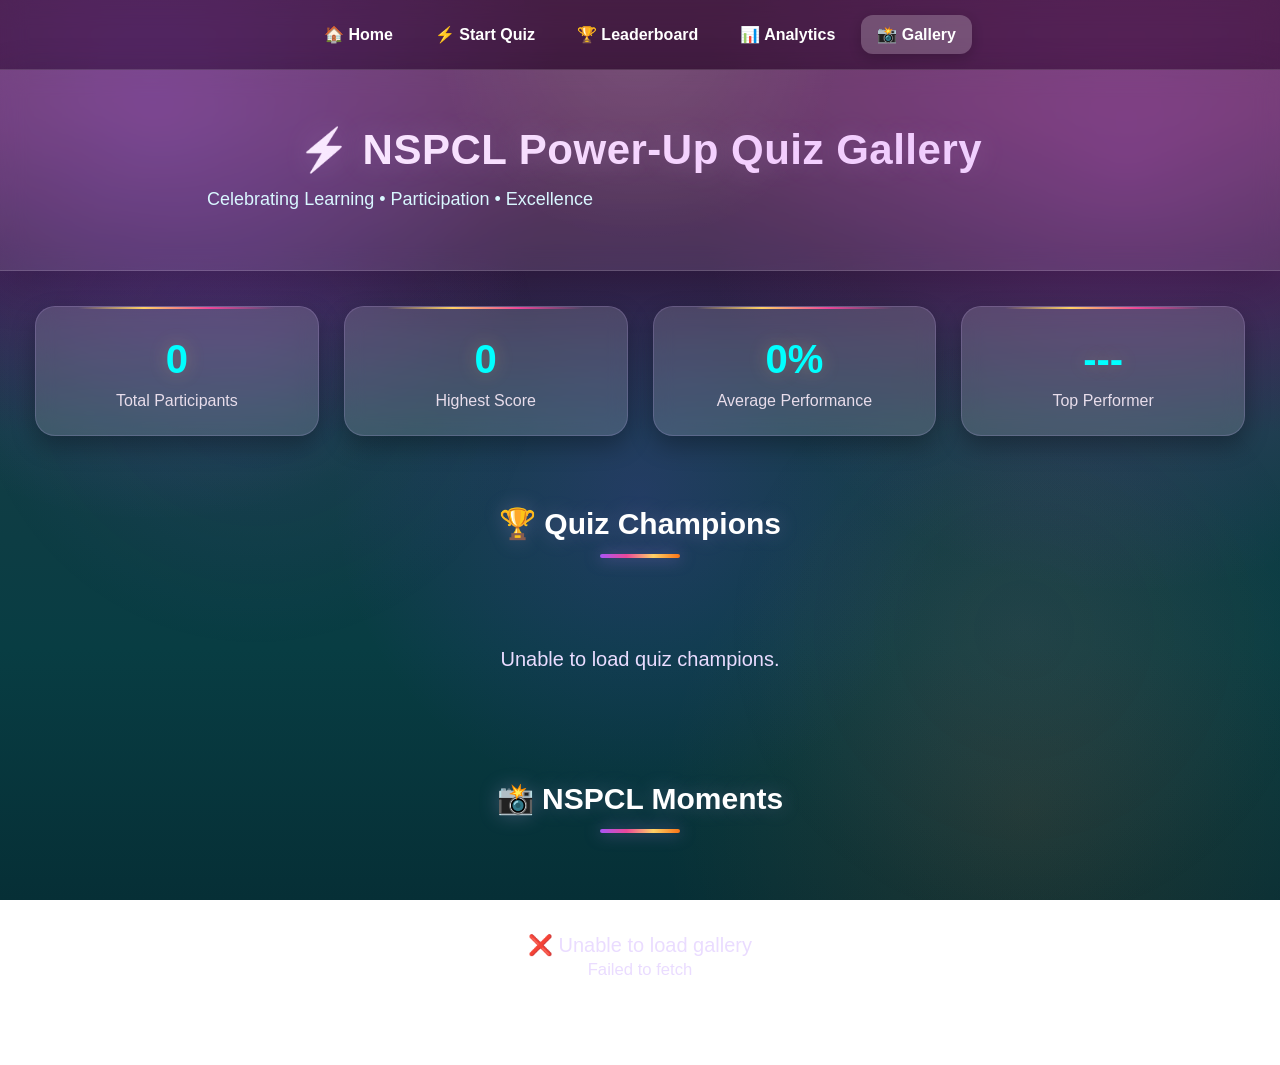
<file: gallery.html>
<!DOCTYPE html>
<html lang="en">

<head>

<meta charset="UTF-8">

<meta name="viewport"
      content="width=device-width, initial-scale=1.0">

<title>NSPCL Power Up SSC-C&M Quiz | Gallery</title>

<link rel="stylesheet" href="gallery.css">

<style>

/* =========================================================
   BODY
========================================================= */

body {

    margin: 0;

    font-family:
        'Segoe UI',
        Arial,
        sans-serif;

    background:
        linear-gradient(
            135deg,
            #001f3f,
            #0074a8
        );

    color: white;

    min-height: 100vh;

}


/* =========================================================
   NAVIGATION
========================================================= */

nav {

    display: flex;

    justify-content: center;

    align-items: center;

    flex-wrap: wrap;

    gap: 10px;

    padding: 15px 20px;

    background:
        rgba(0,0,0,0.25);

    backdrop-filter:
        blur(12px);

    border-bottom:
        1px solid
        rgba(255,255,255,0.15);

}


nav a {

    text-decoration: none;

    color: white;

    padding: 10px 16px;

    border-radius: 12px;

    font-weight: 600;

    transition: 0.3s;

}


nav a:hover {

    background:
        rgba(255,255,255,0.18);

    transform:
        translateY(-2px);

}


nav a.active {

    background:
        rgba(255,255,255,0.22);

    box-shadow:
        0 4px 15px
        rgba(0,0,0,0.2);

}


/* =========================================================
   HEADER
========================================================= */

.gallery-header {

    text-align: center;

    padding: 45px 20px;

    background:
        rgba(255,255,255,0.10);

    backdrop-filter:
        blur(12px);

    border-bottom:
        1px solid
        rgba(255,255,255,0.15);

}


.gallery-header h1 {

    font-size: 42px;

    margin: 10px 0;

    font-weight: 700;

}


.gallery-header p {

    font-size: 18px;

    color: #d9f7ff;

    margin: 10px 0;

}


/* =========================================================
   STATISTICS
========================================================= */

.stats-container {

    display: grid;

    grid-template-columns:
        repeat(
            auto-fit,
            minmax(210px,1fr)
        );

    gap: 25px;

    padding: 35px;

    max-width: 1300px;

    margin: auto;

}


.stat-card {

    background:
        rgba(255,255,255,0.15);

    border-radius: 20px;

    padding: 25px;

    text-align: center;

    box-shadow:
        0 10px 25px
        rgba(0,0,0,0.30);

    backdrop-filter:
        blur(10px);

    transition: 0.4s;

}


.stat-card:hover {

    transform:
        translateY(-8px);

}


.stat-card h2 {

    font-size: 40px;

    color: #00ffff;

    margin:
        5px 0 10px;

    word-break:
        break-word;

}


.stat-card p {

    margin: 0;

    font-size: 16px;

}


/* =========================================================
   SECTION TITLE
========================================================= */

.section-title {

    text-align: center;

    font-size: 30px;

    margin:
        35px 20px 15px;

}


/* =========================================================
   WINNERS
========================================================= */

.winner-container {

    display: grid;

    grid-template-columns:
        repeat(
            auto-fit,
            minmax(250px,1fr)
        );

    gap: 20px;

    padding:
        25px 35px;

    max-width: 1300px;

    margin: auto;

}


.winner-card {

    background: white;

    color: #123;

    padding: 20px;

    border-radius: 18px;

    box-shadow:
        0 8px 20px
        rgba(0,0,0,0.25);

    transition: 0.3s;

}


.winner-card:hover {

    transform:
        translateY(-6px);

}


.winner-card h3 {

    margin-top: 0;

    color: #0066cc;

}


/* =========================================================
   GALLERY GRID
========================================================= */

.gallery-container {

    display: grid;

    grid-template-columns:
        repeat(
            auto-fit,
            minmax(280px,1fr)
        );

    gap: 25px;

    padding: 35px;

    max-width: 1400px;

    margin: auto;

}


/* =========================================================
   GALLERY CARD
========================================================= */

.gallery-card {

    background: white;

    color: #222;

    border-radius: 20px;

    overflow: hidden;

    cursor: pointer;

    box-shadow:
        0 8px 25px
        rgba(0,0,0,0.28);

    transition:
        transform 0.35s,
        box-shadow 0.35s;

    animation:
        galleryAppear
        0.6s ease;

}


.gallery-card:hover {

    transform:
        translateY(-8px)
        scale(1.02);

    box-shadow:
        0 15px 35px
        rgba(0,0,0,0.35);

}


/* =========================================================
   GALLERY IMAGE
========================================================= */

.gallery-card img {

    width: 100%;

    height: 240px;

    object-fit: cover;

    display: block;

    background:
        #eeeeee;

    transition:
        transform 0.4s;

}


.gallery-card:hover img {

    transform:
        scale(1.04);

}


/* =========================================================
   GALLERY INFORMATION
========================================================= */

.gallery-info {

    padding:
        16px 18px 20px;

}


.gallery-info h3 {

    margin:
        0 0 7px;

    font-size: 20px;

    color: #0066cc;

}


.gallery-info p {

    margin:
        5px 0;

    color: #555;

    font-size: 14px;

    line-height: 1.5;

}


/* =========================================================
   IMAGE ERROR
========================================================= */

.image-error {

    height: 240px;

    display: flex;

    flex-direction: column;

    align-items: center;

    justify-content: center;

    background:
        #eeeeee;

    color:
        #777;

    text-align: center;

    padding: 10px;

    box-sizing: border-box;

    font-weight: 600;

}


.image-error small {

    margin-top: 8px;

    font-size: 10px;

    font-weight: normal;

    word-break: break-all;

    max-width: 90%;

}


/* =========================================================
   LOADING
========================================================= */

.loading {

    text-align: center;

    padding: 50px 20px;

    font-size: 20px;

    grid-column:
        1 / -1;

}


/* =========================================================
   POPUP
========================================================= */

.popup {

    display: none;

    position: fixed;

    top: 0;

    left: 0;

    width: 100%;

    height: 100%;

    background:
        rgba(0,0,0,0.90);

    justify-content: center;

    align-items: center;

    z-index: 9999;

    cursor: pointer;

    padding: 20px;

    box-sizing: border-box;

}


.popup img {

    max-width: 92%;

    max-height: 88%;

    border-radius: 20px;

    box-shadow:
        0 10px 50px
        rgba(0,0,0,0.8);

    object-fit: contain;

}


.close {

    position: absolute;

    right: 30px;

    top: 15px;

    font-size: 45px;

    cursor: pointer;

    color: white;

    z-index: 10000;

    line-height: 1;

}


/* =========================================================
   ANIMATION
========================================================= */

@keyframes galleryAppear {

    from {

        opacity: 0;

        transform:
            translateY(20px);

    }

    to {

        opacity: 1;

        transform:
            translateY(0);

    }

}


/* =========================================================
   MOBILE
========================================================= */

@media (max-width:600px) {

    nav {

        padding: 12px;

        gap: 6px;

    }


    nav a {

        font-size: 13px;

        padding: 8px 10px;

    }


    .gallery-header {

        padding:
            30px 15px;

    }


    .gallery-header h1 {

        font-size: 29px;

    }


    .gallery-header p {

        font-size: 15px;

    }


    .stats-container {

        padding: 20px;

        gap: 15px;

    }


    .stat-card {

        padding: 20px;

    }


    .stat-card h2 {

        font-size: 32px;

    }


    .section-title {

        font-size: 25px;

    }


    .winner-container {

        padding: 20px;

    }


    .gallery-container {

        padding: 20px;

        grid-template-columns:
            1fr;

        gap: 20px;

    }


    .gallery-card img {

        height: 220px;

    }


    .popup img {

        max-width: 96%;

        max-height: 80%;

    }


    .close {

        right: 18px;

        top: 10px;

        font-size: 38px;

    }

}


/* =========================================================
   TABLET
========================================================= */

@media
(min-width:601px)
and
(max-width:900px) {

    .gallery-container {

        grid-template-columns:
            repeat(2,1fr);

        padding: 25px;

    }

}


/* =========================================================
   LARGE SCREEN
========================================================= */

@media (min-width:1200px) {

    .gallery-container {

        grid-template-columns:
            repeat(4,1fr);

    }

}

</style>

</head>


<body class="gallery-page">


<!-- =======================================================
     NAVIGATION
======================================================= -->

<nav>

    <a href="index.html">
        🏠 Home
    </a>

    <a href="quiz.html">
        ⚡ Start Quiz
    </a>

    <a href="leaderboard.html">
        🏆 Leaderboard
    </a>

    <a href="analytics.html">
        📊 Analytics
    </a>

    <a href="gallery.html"
       class="active">
        📸 Gallery
    </a>

</nav>


<!-- =======================================================
     HEADER
======================================================= -->

<div class="gallery-header">

    <h1>
        ⚡ NSPCL Power-Up Quiz Gallery
    </h1>

    <p>
        Celebrating Learning • Participation • Excellence
    </p>

</div>


<!-- =======================================================
     STATISTICS
======================================================= -->

<div class="stats-container">

    <div class="stat-card">

        <h2 id="totalUsers">
            0
        </h2>

        <p>
            Total Participants
        </p>

    </div>


    <div class="stat-card">

        <h2 id="highestScore">
            0
        </h2>

        <p>
            Highest Score
        </p>

    </div>


    <div class="stat-card">

        <h2 id="averageScore">
            0%
        </h2>

        <p>
            Average Performance
        </p>

    </div>


    <div class="stat-card">

        <h2 id="topWinner">
            ---
        </h2>

        <p>
            Top Performer
        </p>

    </div>

</div>


<!-- =======================================================
     QUIZ CHAMPIONS
======================================================= -->

<h2 class="section-title">

    🏆 Quiz Champions

</h2>


<div id="winnerList"
     class="winner-container">

    <div class="loading">

        Loading Champions...

    </div>

</div>


<!-- =======================================================
     GALLERY
======================================================= -->

<h2 class="section-title">

    📸 NSPCL Moments

</h2>


<div id="galleryContainer"
     class="gallery-container">

    <div class="loading">

        📸 Loading Gallery...

    </div>

</div>


<!-- =======================================================
     IMAGE POPUP
======================================================= -->

<div id="popup"
     class="popup"
     onclick="closePopup()">

    <span class="close"
          onclick="closePopup()">

        ×

    </span>


    <img id="popupImage"
         alt="Gallery Image"
         onclick="event.stopPropagation();">

</div>


<script>


// ============================================================
// GOOGLE APPS SCRIPT URL
// ============================================================

const SCRIPT_URL =
"https://script.google.com/macros/s/AKfycbziOrV0Tit-jAwCXLZTLJovnnpIh1zTLpZVOOmhtjXyigCj6uxFxY-UYfK6_gn1xXW-yA/exec";


// ============================================================
// FIXED GALLERY TITLES
// ============================================================

const GALLERY_TITLES = [

    "Vendor Meet",

    "C&M Initiatives",

    "Monthly Reward Session",

    "Training Program",

    "Reward to Support Staff",

    "Team Collaboration",

    "Welcome & Farewell",

    "Reward to Support Staff",

    "Retirement Celebration",

    "Materials Management",

    "Vendor Management",

    "Professional Meet"

];


// ============================================================
// PAGE LOAD
// ============================================================

window.addEventListener(
    "DOMContentLoaded",
    function() {

        loadStats();

        loadGallery();

    }
);


// ============================================================
// LOAD STATISTICS
// ============================================================

function loadStats() {

    fetch(
        SCRIPT_URL + "?action=stats"
    )

    .then(function(response) {

        if (!response.ok) {

            throw new Error(
                "Stats HTTP Error: " +
                response.status
            );

        }

        return response.json();

    })

    .then(function(data) {

        console.log(
            "Stats API:",
            data
        );


        document.getElementById(
            "totalUsers"
        ).textContent =
            data.total || 0;


        document.getElementById(
            "highestScore"
        ).textContent =
            data.highest || 0;


        document.getElementById(
            "averageScore"
        ).textContent =
            (data.average || 0) + "%";


        document.getElementById(
            "topWinner"
        ).textContent =
            data.name || "---";


        let html = "";


        if (
            Array.isArray(data.top) &&
            data.top.length > 0
        ) {

            data.top.forEach(
                function(item,index) {

                    html += `

                        <div class="winner-card">

                            <h3>

                                🏆
                                ${index + 1}.
                                ${escapeHTML(
                                    item.name || ""
                                )}

                            </h3>

                            <p>

                                Employee ID:
                                ${escapeHTML(
                                    item.id || ""
                                )}

                            </p>

                            <p>

                                Score:
                                ${item.score || 0}

                            </p>

                        </div>

                    `;

                }
            );

        }

        else {

            html = `

                <div class="loading">

                    No quiz results available yet.

                </div>

            `;

        }


        document.getElementById(
            "winnerList"
        ).innerHTML =
            html;

    })

    .catch(function(error) {

        console.error(
            "Stats Error:",
            error
        );


        document.getElementById(
            "winnerList"
        ).innerHTML = `

            <div class="loading">

                Unable to load quiz champions.

            </div>

        `;

    });

}


// ============================================================
// LOAD GALLERY
// ============================================================

function loadGallery() {

    const gallery =
        document.getElementById(
            "galleryContainer"
        );


    if (!gallery) {

        return;

    }


    gallery.innerHTML = `

        <div class="loading">

            📸 Loading Gallery...

        </div>

    `;


    fetch(
        SCRIPT_URL + "?action=gallery"
    )

    .then(function(response) {

        console.log(
            "Gallery HTTP Status:",
            response.status
        );


        if (!response.ok) {

            throw new Error(
                "Gallery HTTP Error: " +
                response.status
            );

        }


        return response.json();

    })

    .then(function(data) {

        console.log(
            "FULL GALLERY API RESPONSE:",
            data
        );


        // ====================================================
        // API RESPONSE
        // ====================================================

        let galleryData = [];


        if (
            data &&
            Array.isArray(data.gallery)
        ) {

            galleryData =
                data.gallery;

        }


        console.log(
            "GALLERY DATA COUNT:",
            galleryData.length
        );


        // ====================================================
        // NO DATA
        // ====================================================

        if (
            galleryData.length === 0
        ) {

            gallery.innerHTML = `

                <div class="loading">

                    📸 No Gallery Images Available

                    <br>

                    <small>

                        The Google Sheet returned
                        no gallery records.

                    </small>

                </div>

            `;

            return;

        }


        // ====================================================
        // CLEAR
        // ====================================================

        gallery.innerHTML = "";


        // ====================================================
        // CREATE EACH CARD
        // ====================================================

        galleryData.forEach(
            function(item,index) {

                createGalleryCard(
                    gallery,
                    item,
                    index
                );

            }
        );

    })

    .catch(function(error) {

        console.error(
            "Gallery Error:",
            error
        );


        gallery.innerHTML = `

            <div class="loading">

                ❌ Unable to load gallery

                <br>

                <small>

                    ${escapeHTML(
                        error.message || ""
                    )}

                </small>

            </div>

        `;

    });

}


// ============================================================
// CREATE GALLERY CARD
// ============================================================

function createGalleryCard(
    gallery,
    item,
    index
) {


    // ========================================================
    // IMAGE URL
    // ========================================================

    const imageURL =
        String(
            item.image || ""
        ).trim();


    // ========================================================
    // IMPORTANT
    // IGNORE API TITLE
    // USE OUR FIXED TITLE
    // ========================================================

    const title =
        GALLERY_TITLES[index] ||
        item.title ||
        "NSPCL Power-Up Quiz";


    console.log(
        "GALLERY CARD",
        index + 1,
        "=>",
        title,
        imageURL
    );


    // ========================================================
    // OTHER API DATA
    // ========================================================

    const category =
        String(
            item.category || ""
        ).trim();


    const description =
        String(
            item.description || ""
        ).trim();


    // ========================================================
    // CARD
    // ========================================================

    const card =
        document.createElement(
            "div"
        );


    card.className =
        "gallery-card";


    // ========================================================
    // IMAGE
    // ========================================================

    if (imageURL) {

        const img =
            document.createElement(
                "img"
            );


        img.src =
            imageURL;


        img.alt =
            title;


        img.loading =
            "lazy";


        img.onload =
            function() {

                console.log(
                    "IMAGE LOADED:",
                    index + 1,
                    title
                );

            };


        img.onerror =
            function() {

                console.error(
                    "IMAGE FAILED:",
                    imageURL
                );


                img.style.display =
                    "none";


                const errorBox =
                    document.createElement(
                        "div"
                    );


                errorBox.className =
                    "image-error";


                errorBox.innerHTML = `

                    ⚠️ Image could not be loaded

                    <small>

                        ${escapeHTML(
                            imageURL
                        )}

                    </small>

                `;


                card.insertBefore(
                    errorBox,
                    card.firstChild
                );

            };


        img.addEventListener(
            "click",
            function(event) {

                event.stopPropagation();

                openPopup(
                    imageURL
                );

            }
        );


        card.appendChild(
            img
        );

    }

    else {

        const errorBox =
            document.createElement(
                "div"
            );


        errorBox.className =
            "image-error";


        errorBox.textContent =
            "⚠️ No image URL";


        card.appendChild(
            errorBox
        );

    }


    // ========================================================
    // INFORMATION
    // ========================================================

    const info =
        document.createElement(
            "div"
        );


    info.className =
        "gallery-info";


    // ========================================================
    // TITLE
    // ========================================================

    const heading =
        document.createElement(
            "h3"
        );


    heading.textContent =
        title;


    info.appendChild(
        heading
    );


    // ========================================================
    // CATEGORY
    // ========================================================

    if (category) {

        const categoryText =
            document.createElement(
                "p"
            );


        categoryText.textContent =
            "📂 " + category;


        info.appendChild(
            categoryText
        );

    }


    // ========================================================
    // DESCRIPTION
    // ========================================================

    if (description) {

        const descriptionText =
            document.createElement(
                "p"
            );


        descriptionText.textContent =
            description;


        info.appendChild(
            descriptionText
        );

    }


    // ========================================================
    // ADD INFO
    // ========================================================

    card.appendChild(
        info
    );


    // ========================================================
    // ADD CARD
    // ========================================================

    gallery.appendChild(
        card
    );

}


// ============================================================
// OPEN POPUP
// ============================================================

function openPopup(
    imageURL
) {

    if (!imageURL) {

        return;

    }


    const popup =
        document.getElementById(
            "popup"
        );


    const popupImage =
        document.getElementById(
            "popupImage"
        );


    popupImage.src =
        imageURL;


    popup.style.display =
        "flex";


    document.body.style.overflow =
        "hidden";

}


// ============================================================
// CLOSE POPUP
// ============================================================

function closePopup() {

    const popup =
        document.getElementById(
            "popup"
        );


    const popupImage =
        document.getElementById(
            "popupImage"
        );


    popup.style.display =
        "none";


    popupImage.src =
        "";


    document.body.style.overflow =
        "";

}


// ============================================================
// ESC KEY
// ============================================================

document.addEventListener(
    "keydown",
    function(event) {

        if (
            event.key === "Escape"
        ) {

            closePopup();

        }

    }
);


// ============================================================
// ESCAPE HTML
// ============================================================

function escapeHTML(value) {

    return String(value)

        .replace(
            /&/g,
            "&amp;"
        )

        .replace(
            /</g,
            "&lt;"
        )

        .replace(
            />/g,
            "&gt;"
        )

        .replace(
            /"/g,
            "&quot;"
        )

        .replace(
            /'/g,
            "&#039;"
        );

}

</script>


</body>

</html>
</file>
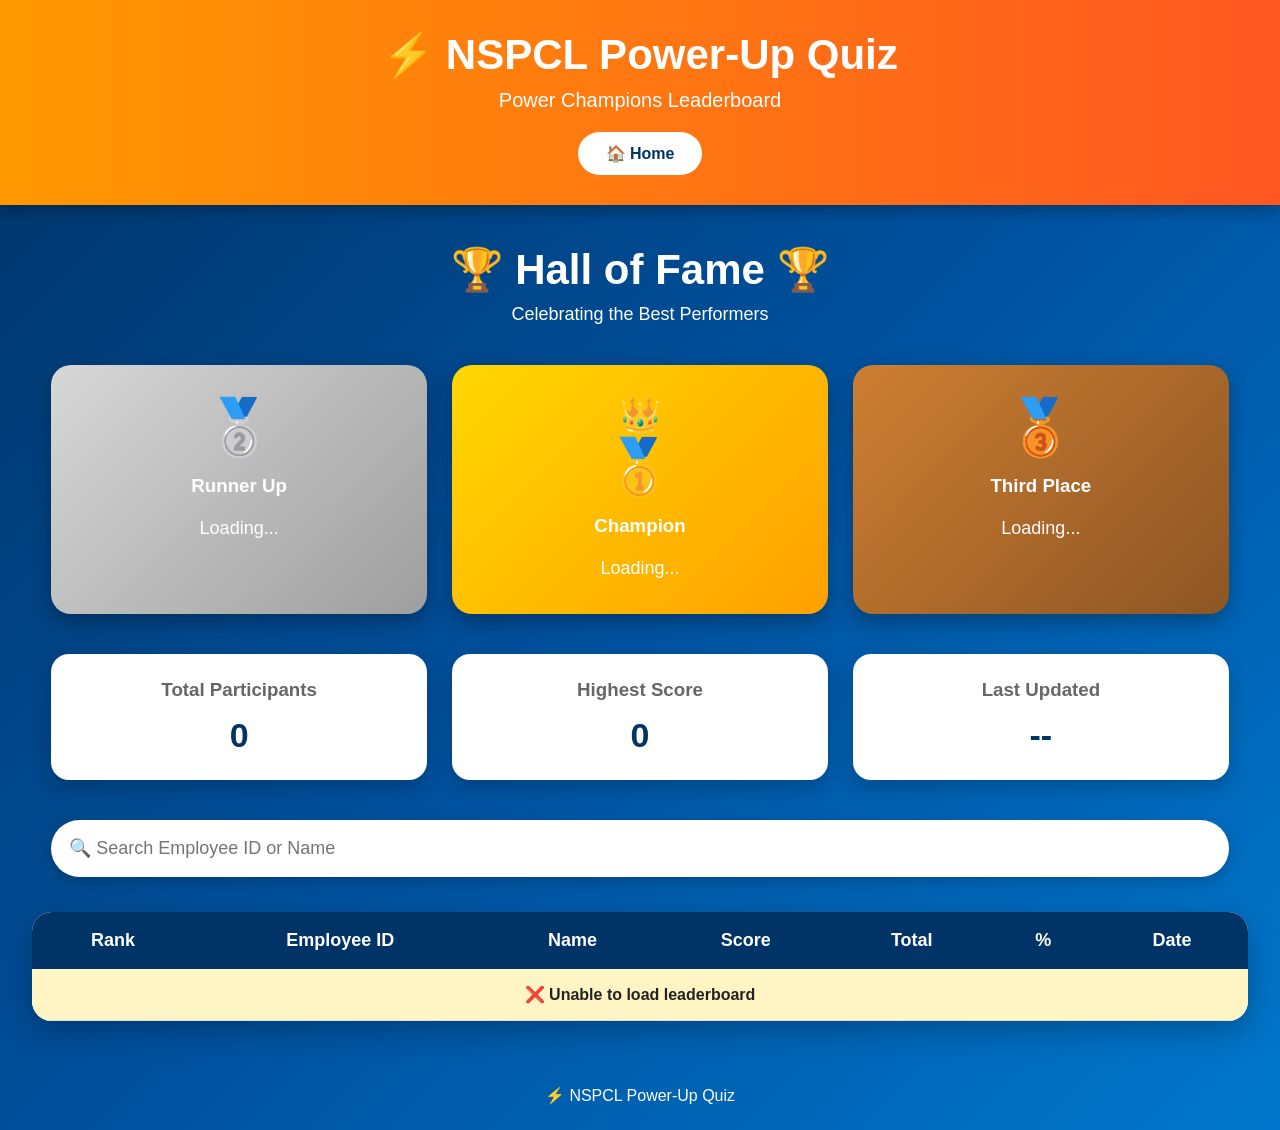
<file: leaderboard.html>
<!DOCTYPE html>
<html lang="en">

<head>

<meta charset="UTF-8">
<meta name="viewport" content="width=device-width, initial-scale=1.0">

<title>NSPCL Power-Up Quiz | Leaderboard</title>

<link rel="stylesheet" href="leaderboard.css">

</head>

<body>

<header class="header">

<div class="header-content">

<h1>⚡ NSPCL Power-Up Quiz</h1>

<p>Power Champions Leaderboard</p>

<a href="index.html" class="home-btn">🏠 Home</a>

</div>

</header>


<section class="hero">

<h2>🏆 Hall of Fame 🏆</h2>

<p>Celebrating the Best Performers</p>

</section>


<!-- Top 3 Winners -->

<section class="podium">

<div class="winner silver">

<div class="medal">🥈</div>

<h3>Runner Up</h3>

<p id="winner2">Loading...</p>

</div>


<div class="winner gold">

<div class="crown">👑</div>

<div class="medal">🥇</div>

<h3>Champion</h3>

<p id="winner1">Loading...</p>

</div>


<div class="winner bronze">

<div class="medal">🥉</div>

<h3>Third Place</h3>

<p id="winner3">Loading...</p>

</div>

</section>


<!-- Statistics -->

<section class="stats">

<div class="stat-card">

<h3>Total Participants</h3>

<h2 id="totalPlayers">0</h2>

</div>

<div class="stat-card">

<h3>Highest Score</h3>

<h2 id="highestScore">0</h2>

</div>

<div class="stat-card">

<h3>Last Updated</h3>

<h2 id="lastUpdated">--</h2>

</div>

</section>


<!-- Search -->

<section class="search-section">

<input
type="text"
id="searchBox"
placeholder="🔍 Search Employee ID or Name">

</section>


<!-- Leaderboard -->

<section class="table-section">

<table class="leaderboard-table">

<thead>

<tr>

<th>Rank</th>
<th>Employee ID</th>
<th>Name</th>
<th>Score</th>
<th>Total</th>
<th>%</th>
<th>Date</th>

</tr>

</thead>

<tbody id="leaderboardTable">

<tr>

<td colspan="7">

Loading leaderboard...

</td>

</tr>

</tbody>

</table>

</section>


<footer>

<p>

⚡ NSPCL Power-Up Quiz

</p>

</footer>

<script src="leaderboard.js"></script>

</body>

</html>
</file>
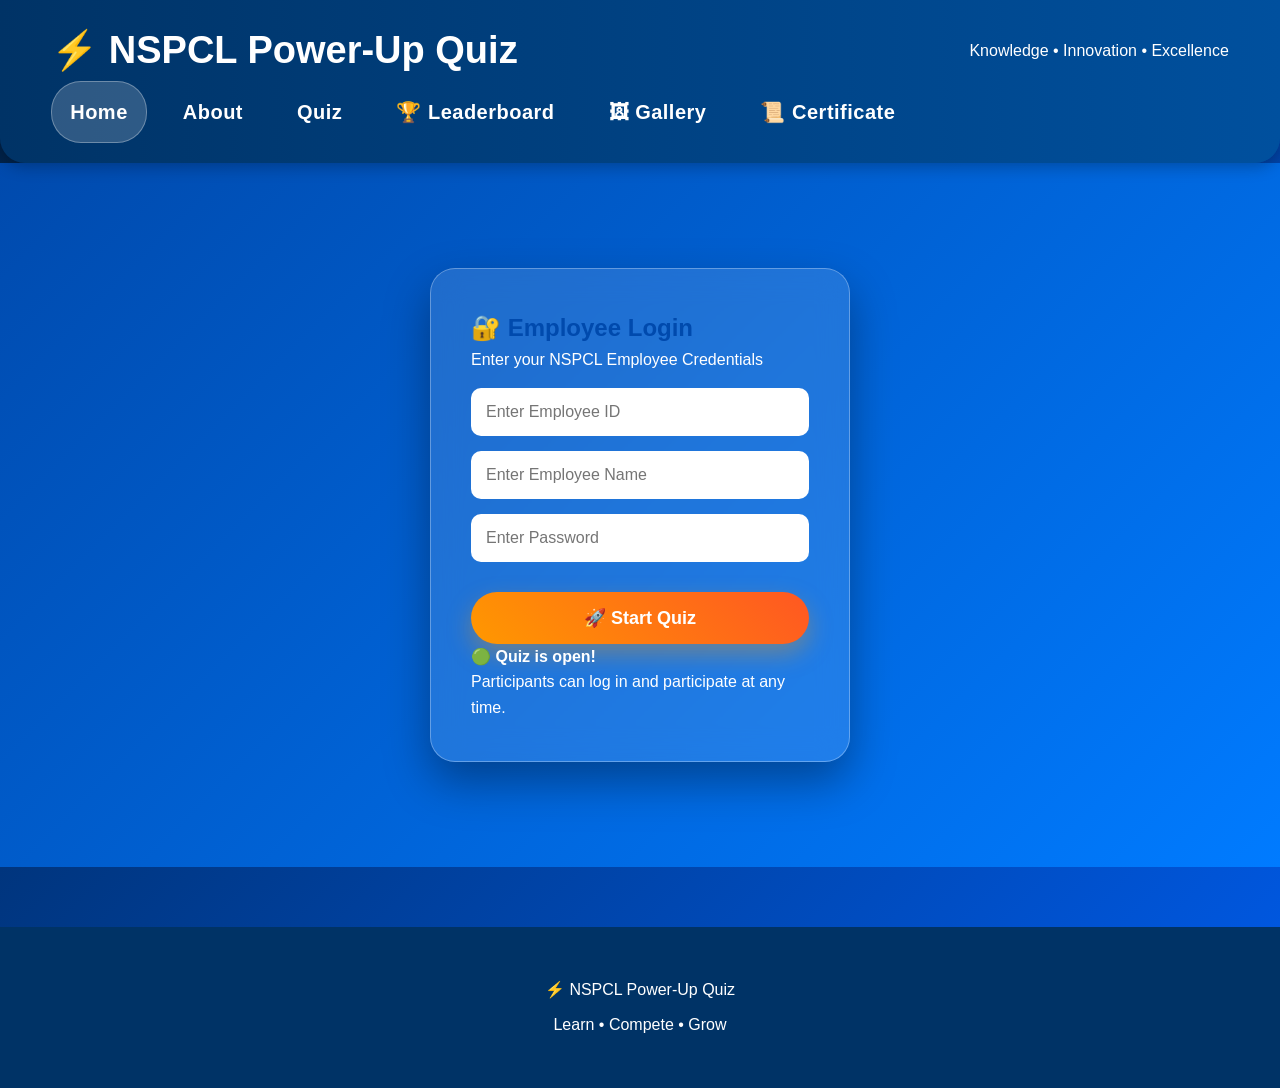
<file: login.html>
<!DOCTYPE html>
<html lang="en">

<head>

<meta charset="UTF-8">

<meta name="viewport" content="width=device-width, initial-scale=1.0">

<title>NSPCL Power-Up Quiz Login</title>

<link rel="stylesheet" href="style.css">

</head>


<body>


<!-- ================= HEADER ================= -->

<header class="header">

<h1>
⚡ NSPCL Power-Up Quiz
</h1>

<p>
Knowledge • Innovation • Excellence
</p>


<nav>

<a href="index.html">Home</a>

<a href="about.html">About</a>

<a href="login.html">Quiz</a>

<a href="leaderboard.html">🏆 Leaderboard</a>

<a href="gallery.html">🖼 Gallery</a>

<a href="certificate.html">📜 Certificate</a>

</nav>


</header>





<!-- ================= LOGIN SECTION ================= -->


<section class="login-section">


<div class="login-box">


<h2>
🔐 Employee Login
</h2>



<p>
Enter your NSPCL Employee Credentials
</p>




<!-- Employee ID -->

<input

type="text"

id="employeeId"

placeholder="Enter Employee ID"

autocomplete="off"

>




<!-- Employee Name -->

<input

type="text"

id="employeeName"

placeholder="Enter Employee Name"

autocomplete="off"

>




<!-- Password -->

<input

type="password"

id="password"

placeholder="Enter Password"

autocomplete="off"

>




<button onclick="login()">

🚀 Start Quiz

</button>





<p id="loginMessage"></p>



</div>


</section>








<!-- ================= FOOTER ================= -->


<footer>


<p>
⚡ NSPCL Power-Up Quiz
</p>


<p>
Learn • Compete • Grow
</p>


</footer>







<!-- LOGIN SCRIPT -->

<script src="login.js?v=3"></script>


</body>

</html>
</file>
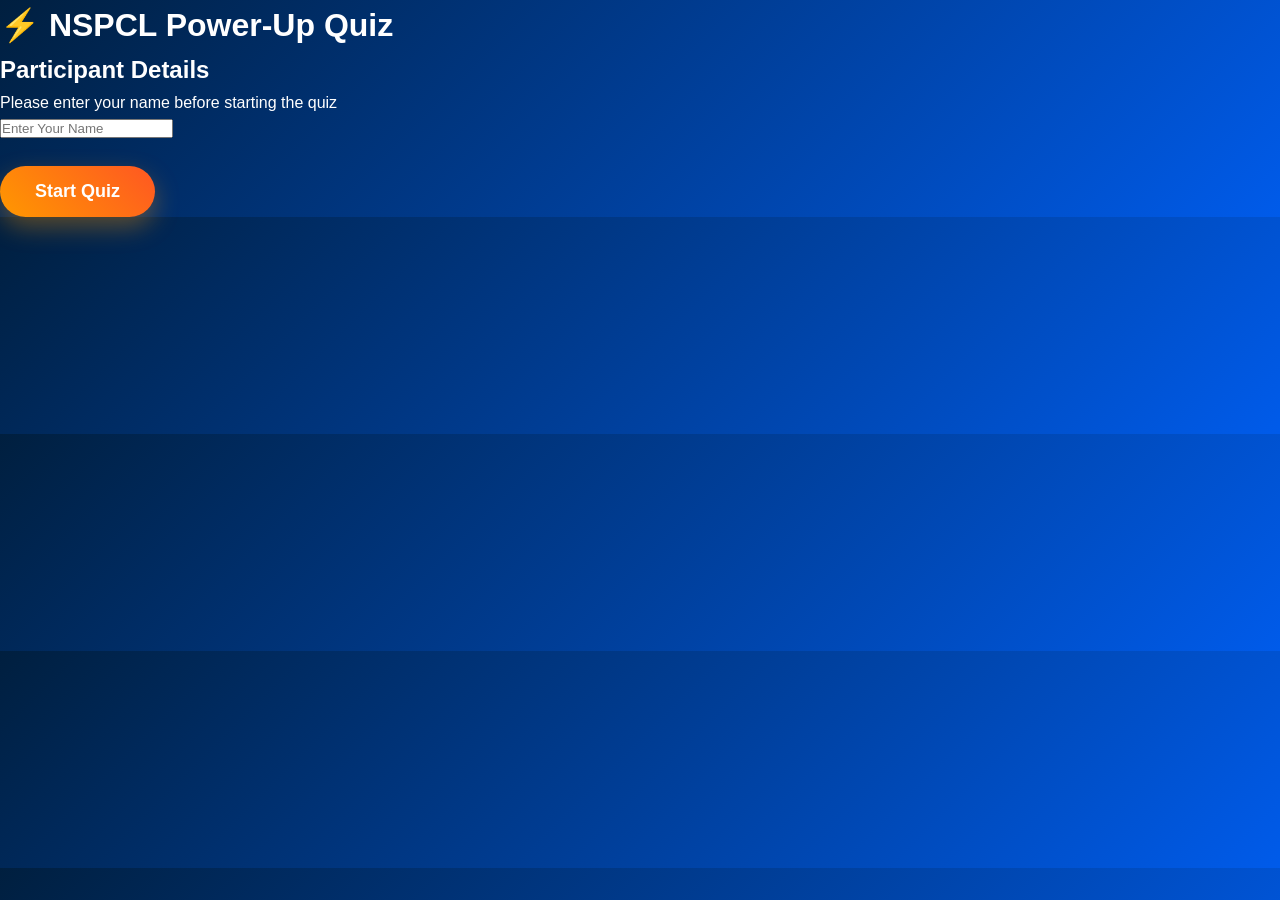
<file: participant.html>
<!DOCTYPE html>
<html lang="en">

<head>

<meta charset="UTF-8">
<meta name="viewport" content="width=device-width, initial-scale=1.0">

<title>Participant Details | NSPCL Power-Up Quiz</title>

<link rel="stylesheet" href="style.css">

</head>


<body>


<div class="quiz-container">


<h1>⚡ NSPCL Power-Up Quiz</h1>


<h2>Participant Details</h2>


<p>Please enter your name before starting the quiz</p>


<input 
type="text"
id="participantName"
placeholder="Enter Your Name">


<br><br>


<button onclick="saveParticipant()">
Start Quiz
</button>


</div>



<script src="participant.js"></script>


</body>

</html>
</file>
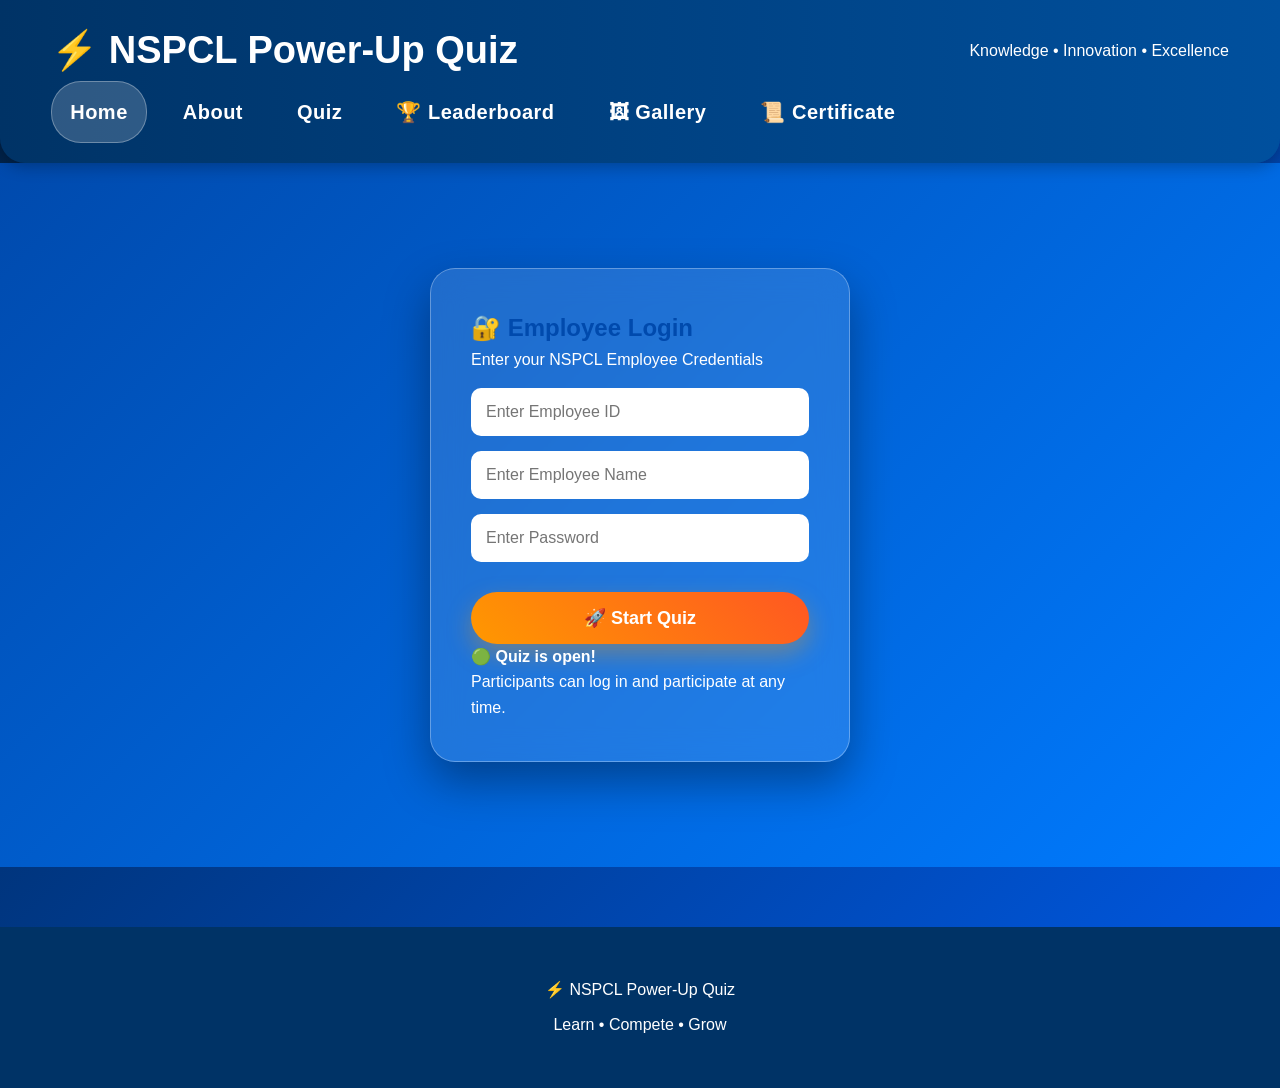
<file: quiz.html>
<!DOCTYPE html>
<html lang="en">

<head>

<meta charset="UTF-8">

<meta name="viewport"
      content="width=device-width, initial-scale=1.0">

<title>NSPCL Power-Up Quiz</title>

<link rel="stylesheet" href="style.css">

</head>


<body>


<!-- ================= NAVIGATION ================= -->

<nav class="top-nav">

    <a href="index.html" class="home-btn">
        🏠 Home
    </a>

</nav>


<!-- ================= HEADER ================= -->

<header>

    <h1>⚡ NSPCL Power-Up Quiz</h1>

    <p>Learn • Compete • Excel</p>

</header>


<!-- ================= USER SECTION ================= -->

<div class="user-box">

    <h3 id="welcomeUser">
        Welcome
    </h3>

    <h3>
        Score :
        <span id="liveScore">0</span>
    </h3>

</div>


<!-- ================= QUIZ INTRO ================= -->

<div class="quiz-intro">

    <h2>
        🚀 Welcome to NSPCL Power-Up Quiz
    </h2>

    <p>
        Test your knowledge with a KBC-style quiz.
    </p>

    <p>
        🎯 <strong>40 Questions</strong>
    </p>

    <p>
        ⏱ Each question has 15 seconds.
    </p>

    <button onclick="startQuiz()">
        START QUIZ
    </button>

</div>


<!-- ================= QUIZ AREA ================= -->

<div id="quiz-area" style="display:none;">


    <!-- TOP BAR -->

    <div class="top-bar">

        <h3>

            Question :

            <span id="progress">
                0 / 50
            </span>

        </h3>


        <h3>

            ⏳

            <span id="time">
                15
            </span>

            sec

        </h3>

    </div>


    <!-- QUESTION -->

    <div class="question-box">

        <h2 id="question">
            Question will appear here
        </h2>

    </div>


    <!-- OPTIONS -->

    <div id="options">

    </div>


    <br>


    <!-- NEXT BUTTON -->

    <button id="nextBtn"
            onclick="nextQuestion()"
            disabled>

        NEXT ➡️

    </button>


</div>


<!-- ================= RESULT ================= -->

<div id="result">

</div>


<!-- ================= QUIZ JAVASCRIPT ================= -->

<script src="quiz.js?v=3"></script>


</body>

</html>
</file>
<file: style.css>
/*==================================================
        NSPCL POWER-UP QUIZ
        Global Styles
==================================================*/

:root{

    --primary:#003366;
    --secondary:#0056b3;
    --accent:#ff9800;
    --gold:#ffc107;
    --success:#28a745;
    --danger:#dc3545;
    --light:#f5f9ff;
    --white:#ffffff;
    --dark:#222222;
    --shadow:0 12px 30px rgba(0,0,0,.15);

}

*{

    margin:0;
    padding:0;
    box-sizing:border-box;

}

html{

    scroll-behavior:smooth;

}

body{

    font-family:'Segoe UI',Arial,sans-serif;

    background:var(--light);

    color:var(--dark);

    line-height:1.6;

    overflow-x:hidden;

}

img{

    max-width:100%;

    display:block;

}

a{

    text-decoration:none;

}

section{

    padding:70px 8%;

}
/*==================================================
HEADER
==================================================*/

.header{

    position:sticky;

    top:0;

    z-index:999;

    background:rgba(0,51,102,.95);

    backdrop-filter:blur(10px);

    color:white;

    padding:20px 8%;

    display:flex;

    justify-content:space-between;

    align-items:center;

    flex-wrap:wrap;

    box-shadow:0 8px 25px rgba(0,0,0,.2);

}

.logo h2{

    font-size:30px;

}

.logo span{

    font-size:14px;

    opacity:.9;

}

nav{

    display:flex;

    gap:20px;

    align-items:center;

}

nav a{

    color:white;

    font-weight:600;

    position:relative;

    transition:.3s;

}

nav a::after{

    content:"";

    position:absolute;

    left:0;

    bottom:-5px;

    width:0;

    height:3px;

    background:var(--gold);

    transition:.3s;

}

nav a:hover{

    color:var(--gold);

}

nav a:hover::after{

    width:100%;

}
/*==================================================
HERO
==================================================*/

.hero{

    min-height:100vh;

    display:flex;

    justify-content:center;

    align-items:center;

    text-align:center;

    position:relative;

    overflow:hidden;

    background:
    linear-gradient(
        rgba(0,40,85,.82),
        rgba(0,60,120,.75)
    ),
    url("images/powerplant.jpg");

    background-size:cover;

    background-position:center;

    background-repeat:no-repeat;

    background-attachment:fixed;

    color:white;

}
/*==================================================
BUTTONS
==================================================*/

button,

.btn{

    background:linear-gradient(

    135deg,

    var(--accent),

    #ff6f00

    );

    color:white;

    border:none;

    padding:15px 35px;

    border-radius:40px;

    cursor:pointer;

    font-size:16px;

    font-weight:bold;

    transition:.35s;

    box-shadow:0 10px 25px rgba(255,152,0,.35);

}

button:hover,

.btn:hover{

    transform:translateY(-5px);

    box-shadow:0 18px 35px rgba(255,152,0,.45);

}
/*==================================================
STATISTICS
==================================================*/

.stats{

    display:grid;

    grid-template-columns:repeat(auto-fit,minmax(220px,1fr));

    gap:25px;

    padding:60px 8%;

}

.stat-card{

    background:linear-gradient(135deg,var(--primary),var(--secondary));

    color:var(--white);

    text-align:center;

    padding:35px 25px;

    border-radius:20px;

    box-shadow:var(--shadow);

    transition:.35s;

}

.stat-card:hover{

    transform:translateY(-10px) scale(1.03);

}

.stat-card h2{

    font-size:48px;

    margin-bottom:10px;

}

.stat-card p{

    font-size:18px;

    font-weight:600;

}


/*==================================================
FEATURE SECTION
==================================================*/

.features{

    text-align:center;

}

.features h2{

    color:var(--primary);

    margin-bottom:40px;

    font-size:38px;

}

.feature-container{

    display:grid;

    grid-template-columns:repeat(auto-fit,minmax(300px,1fr));

    gap:30px;

}


/*==================================================
FEATURE CARDS
==================================================*/

.card{

    background:var(--white);

    border-radius:20px;

    padding:35px;

    box-shadow:var(--shadow);

    transition:.35s;

    text-align:center;

}

.card:hover{

    transform:translateY(-12px);

    box-shadow:0 25px 45px rgba(0,86,179,.25);

}

.card h3{

    color:var(--primary);

    font-size:28px;

    margin-bottom:15px;

}

.card p{

    margin-bottom:25px;

    color:#555;

}

.card a{

    display:inline-block;

    padding:12px 25px;

    border-radius:30px;

    background:var(--primary);

    color:white;

    font-weight:bold;

    transition:.3s;

}

.card a:hover{

    background:var(--accent);

}


/*==================================================
LOGIN BOX
==================================================*/

.login-box{

    width:380px;

    margin:35px auto;

    padding:35px;

    background:rgba(255,255,255,.15);

    backdrop-filter:blur(12px);

    border-radius:20px;

    border:1px solid rgba(255,255,255,.25);

    box-shadow:0 20px 45px rgba(0,0,0,.25);

}

.login-box h3{

    color:white;

    margin-bottom:20px;

    font-size:28px;

}

.login-box input{

    width:100%;

    padding:15px;

    margin:12px 0;

    border:none;

    border-radius:10px;

    outline:none;

    font-size:16px;

}

.login-box button{

    width:100%;

    margin-top:15px;

}


/*==================================================
CALL TO ACTION
==================================================*/

.cta{

    text-align:center;

    background:linear-gradient(135deg,var(--primary),var(--secondary));

    color:white;

    border-radius:25px;

    margin:60px 8%;

}

.cta h2{

    color:white;

    font-size:40px;

}

.cta p{

    margin:20px auto;

    max-width:700px;

    font-size:20px;

}
/*==================================================
LEADERBOARD
==================================================*/

.leaderboard{

    padding:70px 8%;

    text-align:center;

}

.leaderboard h1{

    color:var(--primary);

    margin-bottom:15px;

    font-size:42px;

}

.top-three{

    display:flex;

    justify-content:center;

    align-items:flex-end;

    flex-wrap:wrap;

    gap:30px;

    margin:50px 0;

}

.winner{

    width:230px;

    padding:30px;

    border-radius:20px;

    color:white;

    box-shadow:var(--shadow);

    transition:.35s;

}

.winner:hover{

    transform:translateY(-10px);

}

.first{

    background:linear-gradient(135deg,#FFD700,#FFB300);

}

.second{

    background:linear-gradient(135deg,#C0C0C0,#9E9E9E);

}

.third{

    background:linear-gradient(135deg,#CD7F32,#B87333);

}

.winner h2{

    font-size:30px;

    margin:15px 0;

}

.winner h3{

    font-size:24px;

}

table{

    width:100%;

    margin-top:40px;

    border-collapse:collapse;

    background:white;

    border-radius:15px;

    overflow:hidden;

    box-shadow:var(--shadow);

}

th{

    background:var(--primary);

    color:white;

    padding:18px;

    font-size:18px;

}

td{

    padding:16px;

    border-bottom:1px solid #eee;

}

tr:hover{

    background:#f4f8ff;

}


/*==================================================
ANALYTICS
==================================================*/

.analytics{

    padding:70px 8%;

    text-align:center;

}

.analytics-grid{

    display:grid;

    grid-template-columns:repeat(auto-fit,minmax(240px,1fr));

    gap:25px;

    margin:45px 0;

}

.analytics-card{

    background:white;

    padding:35px;

    border-radius:20px;

    box-shadow:var(--shadow);

    transition:.35s;

}

.analytics-card:hover{

    transform:translateY(-10px);

}

.analytics-card h2{

    font-size:50px;

}

.analytics-card h3{

    color:var(--primary);

    font-size:36px;

    margin:15px 0;

}

.progress{

    width:100%;

    height:35px;

    border-radius:30px;

    overflow:hidden;

    background:#ddd;

    margin:40px auto;

}

.progress-fill{

    width:82%;

    height:100%;

    display:flex;

    justify-content:center;

    align-items:center;

    color:white;

    font-weight:bold;

    background:linear-gradient(90deg,#28a745,#00b894);

}

.activity{

    margin-top:40px;

    background:white;

    border-radius:20px;

    box-shadow:var(--shadow);

    padding:30px;

    text-align:left;

}

.activity p{

    padding:15px;

    border-bottom:1px solid #eee;

}


/*==================================================
DAILY CHALLENGE
==================================================*/

.daily{

    padding:70px 8%;

    text-align:center;

}

.challenge-card{

    max-width:750px;

    margin:40px auto;

    padding:45px;

    background:white;

    border-radius:25px;

    box-shadow:var(--shadow);

}

.challenge-card h2{

    color:var(--primary);

    margin-bottom:20px;

}

.timer{

    margin:35px 0;

}

.timer h3{

    font-size:46px;

    color:#ff5722;

    animation:pulse 1.5s infinite;

}

.reward-section{

    display:grid;

    grid-template-columns:repeat(auto-fit,minmax(220px,1fr));

    gap:25px;

    margin:50px 0;

}

.reward-card{

    background:white;

    padding:30px;

    border-radius:20px;

    box-shadow:var(--shadow);

    transition:.35s;

}

.reward-card:hover{

    transform:translateY(-10px);

}

.reward-card h3{

    margin:15px 0;

    color:var(--primary);

}

.reward-card p{

    color:#666;

}
/*==================================================
CERTIFICATE
==================================================*/

.certificate-section{

    padding:70px 8%;

    background:linear-gradient(135deg,#eef5ff,#ffffff);

}

.certificate{

    max-width:1000px;

    margin:auto;

    background:white;

    border-radius:20px;

    box-shadow:var(--shadow);

    overflow:hidden;

}

.certificate-border{

    margin:20px;

    padding:50px;

    border:10px solid var(--primary);

    border-radius:15px;

    text-align:center;

    position:relative;

}

.certificate-top{

    display:flex;

    justify-content:center;

    align-items:center;

    gap:20px;

    margin-bottom:25px;

}

.certificate-top img{

    width:90px;

}

.certificate-border h1{

    color:var(--primary);

    font-size:50px;

    margin:20px 0;

}

.certificate-border h2{

    color:var(--accent);

    font-size:40px;

    margin:20px 0;

}

.result-box{

    display:grid;

    grid-template-columns:repeat(auto-fit,minmax(180px,1fr));

    gap:25px;

    margin:40px 0;

}

.result-box div{

    background:var(--light);

    padding:25px;

    border-radius:15px;

    box-shadow:0 8px 20px rgba(0,0,0,.12);

}

.result-box h3{

    color:var(--primary);

    font-size:34px;

}

.signature-row{

    display:flex;

    justify-content:space-between;

    margin-top:60px;

    gap:40px;

}

.signature-row div{

    flex:1;

    text-align:center;

}

.signature-row hr{

    border:none;

    border-top:2px solid #444;

    margin-bottom:10px;

}

.verify{

    margin-top:40px;

}

.verify img{

    width:120px;

    margin:auto;

}

.certificate-buttons{

    text-align:center;

    margin:40px 0;

}

.certificate-buttons button{

    margin:10px;

}


/*==================================================
GALLERY
==================================================*/

.gallery{

    padding:70px 8%;

    text-align:center;

}

.gallery h1{

    color:var(--primary);

    margin-bottom:20px;

}

.gallery-grid{

    display:grid;

    grid-template-columns:repeat(auto-fit,minmax(300px,1fr));

    gap:25px;

    margin-top:40px;

}

.gallery-card{

    position:relative;

    overflow:hidden;

    border-radius:18px;

    box-shadow:var(--shadow);

    cursor:pointer;

}

.gallery-card img{

    width:100%;

    height:260px;

    object-fit:cover;

    transition:.5s;

}

.gallery-card:hover img{

    transform:scale(1.08);

}

.overlay{

    position:absolute;

    left:0;

    bottom:0;

    width:100%;

    padding:20px;

    color:white;

    background:linear-gradient(transparent,rgba(0,0,0,.85));

    opacity:0;

    transition:.4s;

}

.gallery-card:hover .overlay{

    opacity:1;

}


/*==================================================
FOOTER
==================================================*/

footer{

    background:var(--primary);

    color:white;

    text-align:center;

    padding:40px 8%;

    margin-top:60px;

}

footer p{

    margin:10px 0;

}


/*==================================================
ANIMATIONS
==================================================*/

@keyframes fadeDown{

    from{

        opacity:0;

        transform:translateY(-40px);

    }

    to{

        opacity:1;

        transform:translateY(0);

    }

}

@keyframes fadeUp{

    from{

        opacity:0;

        transform:translateY(40px);

    }

    to{

        opacity:1;

        transform:translateY(0);

    }

}

@keyframes pulse{

    0%{

        transform:scale(1);

    }

    50%{

        transform:scale(1.08);

    }

    100%{

        transform:scale(1);

    }

}


/*==================================================
RESPONSIVE
==================================================*/

@media(max-width:992px){

.header{

    flex-direction:column;

    text-align:center;

}

nav{

    flex-wrap:wrap;

    justify-content:center;

    margin-top:20px;

}

.hero h1{

    font-size:46px;

}

.hero p{

    font-size:18px;

}

.login-box{

    width:100%;

    max-width:420px;

}

.signature-row{

    flex-direction:column;

}

}


@media(max-width:768px){

section{

    padding:50px 20px;

}

.hero{

    min-height:500px;

}

.hero h1{

    font-size:36px;

}

.hero p{

    font-size:17px;

}

.card{

    width:100%;

}

table{

    display:block;

    overflow-x:auto;

}

button,

.btn{

    width:100%;

}

}


@media(max-width:480px){

.logo h2{

    font-size:24px;

}

.hero h1{

    font-size:30px;

}

.hero p{

    font-size:16px;

}

.certificate-border{

    padding:25px;

}

.certificate-border h1{

    font-size:34px;

}

.certificate-border h2{

    font-size:28px;

}

}
/*==================================================
PREMIUM BACKGROUND
==================================================*/

body{

    background:
    linear-gradient(rgba(255,255,255,.94),rgba(245,249,255,.95)),
    url("images/pattern.png");

    background-size:300px;

    background-attachment:fixed;

}


/*==================================================
GLASS EFFECT
==================================================*/

.glass{

    background:rgba(255,255,255,.18);

    backdrop-filter:blur(15px);

    border:1px solid rgba(255,255,255,.25);

}


/*==================================================
HOVER GLOW
==================================================*/

.card:hover,
.stat-card:hover,
.analytics-card:hover,
.reward-card:hover,
.gallery-card:hover{

    box-shadow:
    0 20px 45px rgba(0,86,179,.25),
    0 0 30px rgba(0,123,255,.18);

}


/*==================================================
ICON CIRCLE
==================================================*/

.icon-circle{

    width:80px;

    height:80px;

    border-radius:50%;

    background:linear-gradient(135deg,#0056b3,#008cff);

    display:flex;

    justify-content:center;

    align-items:center;

    color:white;

    font-size:36px;

    margin:auto;

    margin-bottom:20px;

}


/*==================================================
SECTION TITLE
==================================================*/

.section-title{

    position:relative;

    display:inline-block;

    padding-bottom:15px;

}

.section-title::after{

    content:"";

    position:absolute;

    left:50%;

    transform:translateX(-50%);

    bottom:0;

    width:90px;

    height:4px;

    border-radius:30px;

    background:linear-gradient(
    90deg,
    var(--primary),
    var(--accent)
    );

}


/*==================================================
IMAGE HOVER
==================================================*/

img{

    transition:.5s;

}

img:hover{

    transform:scale(1.02);

}


/*==================================================
SCROLLBAR
==================================================*/

::-webkit-scrollbar{

    width:10px;

}

::-webkit-scrollbar-track{

    background:#eef4fb;

}

::-webkit-scrollbar-thumb{

    background:var(--primary);

    border-radius:30px;

}

::-webkit-scrollbar-thumb:hover{

    background:var(--secondary);

}


/*==================================================
FLOATING BUTTON
==================================================*/

.floating{

    animation:floating 4s ease-in-out infinite;

}

@keyframes floating{

0%{

transform:translateY(0);

}

50%{

transform:translateY(-10px);

}

100%{

transform:translateY(0);

}

}


/*==================================================
FADE-IN
==================================================*/

.fade{

    animation:fade .8s ease;

}

@keyframes fade{

from{

opacity:0;

}

to{

opacity:1;

}

}


/*==================================================
ZOOM-IN
==================================================*/

.zoom{

animation:zoom .6s ease;

}

@keyframes zoom{

from{

transform:scale(.9);

opacity:0;

}

to{

transform:scale(1);

opacity:1;

}

}


/*==================================================
GRADIENT TEXT
==================================================*/

.gradient-text{

background:linear-gradient(
90deg,
#ff9800,
#ff5722
);

-webkit-background-clip:text;

-webkit-text-fill-color:transparent;

font-weight:bold;

}


/*==================================================
BADGE
==================================================*/

.badge{

display:inline-block;

padding:8px 18px;

border-radius:50px;

background:linear-gradient(
135deg,
#ffc107,
#ff9800
);

color:white;

font-size:14px;

font-weight:bold;

}


/*==================================================
SHADOW
==================================================*/

.shadow{

box-shadow:
0 20px 40px rgba(0,0,0,.15);

}


/*==================================================
BORDER GLOW
==================================================*/

.glow{

border:2px solid #007bff;

box-shadow:

0 0 20px rgba(0,123,255,.25);

}
/*==================================================
PREMIUM PAGE TITLE
==================================================*/

.page-title{

    text-align:center;

    font-size:48px;

    color:var(--primary);

    margin-bottom:15px;

    font-weight:700;

}

.page-subtitle{

    text-align:center;

    color:#666;

    font-size:18px;

    margin-bottom:50px;

}


/*==================================================
SEARCH BOX
==================================================*/

.search-box{

    max-width:450px;

    margin:30px auto;

    position:relative;

}

.search-box input{

    width:100%;

    padding:15px 20px;

    border-radius:50px;

    border:2px solid #ddd;

    outline:none;

    font-size:16px;

    transition:.3s;

}

.search-box input:focus{

    border-color:var(--primary);

    box-shadow:0 0 15px rgba(0,86,179,.2);

}


/*==================================================
NOTICE BOX
==================================================*/

.notice{

    background:#fff8e1;

    border-left:6px solid #ffc107;

    padding:18px 25px;

    border-radius:10px;

    margin:30px 0;

}


/*==================================================
SUCCESS MESSAGE
==================================================*/

.success{

    background:#e8f5e9;

    color:#2e7d32;

    padding:18px;

    border-radius:10px;

    margin:20px 0;

}


/*==================================================
WARNING MESSAGE
==================================================*/

.warning{

    background:#fff3cd;

    color:#856404;

    padding:18px;

    border-radius:10px;

}


/*==================================================
ERROR MESSAGE
==================================================*/

.error{

    background:#fdecea;

    color:#b71c1c;

    padding:18px;

    border-radius:10px;

}


/*==================================================
PROFILE CARD
==================================================*/

.profile-card{

    background:white;

    border-radius:20px;

    box-shadow:var(--shadow);

    padding:30px;

    text-align:center;

}

.profile-card img{

    width:120px;

    height:120px;

    border-radius:50%;

    border:5px solid var(--primary);

    margin:auto;

}

.profile-card h3{

    margin-top:20px;

    color:var(--primary);

}


/*==================================================
STATUS BADGES
==================================================*/

.badge-success{

    background:#28a745;

}

.badge-warning{

    background:#ffc107;

    color:#222;

}

.badge-danger{

    background:#dc3545;

}


/*==================================================
LOADING SPINNER
==================================================*/

.loader{

    width:60px;

    height:60px;

    margin:auto;

    border:6px solid #eee;

    border-top:6px solid var(--primary);

    border-radius:50%;

    animation:spin 1s linear infinite;

}

@keyframes spin{

from{

transform:rotate(0deg);

}

to{

transform:rotate(360deg);

}

}


/*==================================================
PULSE BUTTON
==================================================*/

.pulse{

    animation:pulseButton 2s infinite;

}

@keyframes pulseButton{

0%{

box-shadow:0 0 0 0 rgba(255,152,0,.6);

}

70%{

box-shadow:0 0 0 18px rgba(255,152,0,0);

}

100%{

box-shadow:0 0 0 0 rgba(255,152,0,0);

}

}


/*==================================================
TABLE IMPROVEMENT
==================================================*/

table tr:nth-child(even){

    background:#f8fbff;

}

table tr:hover{

    background:#eef6ff;

}


/*==================================================
BACK TO TOP BUTTON
==================================================*/

#topBtn{

    position:fixed;

    bottom:25px;

    right:25px;

    width:55px;

    height:55px;

    border-radius:50%;

    background:var(--primary);

    color:white;

    font-size:22px;

    display:flex;

    justify-content:center;

    align-items:center;

    cursor:pointer;

    box-shadow:0 10px 25px rgba(0,0,0,.25);

    transition:.3s;

}

#topBtn:hover{

    transform:translateY(-5px);

    background:var(--secondary);

}


/*==================================================
FOCUS EFFECT
==================================================*/

input:focus,

select:focus,

textarea:focus{

    outline:none;

    border-color:var(--primary);

    box-shadow:0 0 15px rgba(0,86,179,.25);

}
body{

    background:
    linear-gradient(
        #eef5fb,
        #ffffff
    );

    color:#222;

}
.hero h1{

    font-size:68px;

    font-weight:700;

    text-shadow:

    0 5px 20px rgba(0,0,0,.55);

}

.hero p{

    font-size:24px;

    margin:25px auto;

    max-width:700px;

}
.login-box{

    background:rgba(255,255,255,.12);

    backdrop-filter:blur(15px);

    border:1px solid rgba(255,255,255,.3);

    border-radius:25px;

    padding:40px;

    width:420px;

    box-shadow:

    0 20px 45px rgba(0,0,0,.35);

}
button,.btn{

    background:

    linear-gradient(

    135deg,

    #ff9800,

    #ff6b00

    );

    border:none;

    color:white;

    padding:16px 38px;

    border-radius:50px;

    font-weight:bold;

    font-size:17px;

    transition:.35s;

}

button:hover{

    transform:translateY(-5px);

    box-shadow:

    0 20px 35px rgba(255,152,0,.4);

}
.card{

    background:white;

    border-radius:22px;

    padding:35px;

    box-shadow:

    0 20px 40px rgba(0,0,0,.10);

    transition:.35s;

}

.card:hover{

    transform:

    translateY(-12px);

    box-shadow:

    0 30px 60px rgba(0,74,173,.22);

}
.stat-card{

    background:

    linear-gradient(

    135deg,

    #004aad,

    #0077ff

    );

    color:white;

    border-radius:20px;

    padding:35px;

    transition:.35s;

}

.stat-card:hover{

    transform:scale(1.05);

}
.hero::before{

content:"";

position:absolute;

width:600px;

height:600px;

background:

radial-gradient(

rgba(255,152,0,.18),

transparent

);

top:-150px;

right:-150px;

animation:rotateGlow 12s linear infinite;

}

@keyframes rotateGlow{

from{

transform:rotate(0deg);

}

to{

transform:rotate(360deg);

}

}
.hero{

background:

linear-gradient(

rgba(0,35,70,.72),

rgba(0,35,70,.72)

),

url(images/powerplant.jpg);

background-size:cover;

background-attachment:fixed;

height:100vh;

}
.hero::before{

content:"⚡";

position:absolute;

font-size:80px;

left:10%;

top:20%;

opacity:.15;

animation:float 6s infinite;

}

.hero::after{

content:"🏭";

position:absolute;

right:10%;

bottom:15%;

font-size:90px;

opacity:.15;

animation:float 8s infinite;

}

@keyframes float{

50%{

transform:translateY(-25px);

}

}
.gallery-card{

background:rgba(255,255,255,.15);

backdrop-filter:blur(12px);

border-radius:20px;

overflow:hidden;

transition:.4s;

}

.gallery-card:hover{

transform:translateY(-12px) scale(1.03);

}
.gallery-card img{

transition:.6s;

}

.gallery-card:hover img{

transform:scale(1.15);

filter:brightness(.7);

}
.overlay{

opacity:0;

transform:translateY(30px);

transition:.4s;

}

.gallery-card:hover .overlay{

opacity:1;

transform:translateY(0);

}
.stat-card{

background:

linear-gradient(

135deg,

#004aad,

#0088ff

);

color:white;

padding:35px;

border-radius:20px;

transition:.4s;

}

.stat-card:hover{

transform:translateY(-8px);

}
<section class="hall">

<h2>🏆 Hall of Fame</h2>

<div class="feature-container">

<div class="card">

🥇

<h3>Quiz Champion</h3>

<p>Highest Overall Score</p>

</div>

<div class="card">

🥈

<h3>Fastest Learner</h3>

<p>Quickest Quiz Completion</p>

</div>

<div class="card">

🥉

<h3>Employee of the Month</h3>

<p>Outstanding Participation</p>

</div>

</div>

</section>
<iframe

width="350"

height="220"

src="https://www.youtube.com/embed/VIDEO_ID"

allowfullscreen>

</iframe>
footer{

background:

linear-gradient(

135deg,

#002b5c,

#004aad

);

padding:40px;

color:white;

}
body{

background-image:url(images/logo.png);

background-repeat:no-repeat;

background-position:right bottom;

background-size:250px;

background-attachment:fixed;

}
.gallery-grid{
    display:grid;
    grid-template-columns:repeat(auto-fit,minmax(300px,1fr));
    gap:25px;
    margin-top:40px;
}

.gallery-card{
    position:relative;
    overflow:hidden;
    border-radius:18px;
    box-shadow:0 10px 30px rgba(0,0,0,.15);
}

.gallery-card img{
    width:100%;
    height:250px;
    object-fit:cover;
    transition:.4s;
}

.gallery-card:hover img{
    transform:scale(1.1);
}

.overlay{
    position:absolute;
    left:0;
    bottom:0;
    width:100%;
    padding:20px;
    background:linear-gradient(transparent,rgba(0,0,0,.8));
    color:white;
    opacity:0;
    transition:.4s;
}

.gallery-card:hover .overlay{
    opacity:1;
}
.gallery-grid{

display:grid;

grid-template-columns:
repeat(auto-fit,minmax(300px,1fr));

gap:25px;

}


.gallery-card{

position:relative;

overflow:hidden;

border-radius:20px;

height:250px;

}


.gallery-card img{

width:100%;

height:100%;

object-fit:cover;

transition:.5s;

}


.gallery-card:hover img{

transform:scale(1.1);

}


.overlay{

position:absolute;

bottom:0;

left:0;

width:100%;

padding:20px;

background:
linear-gradient(
transparent,
rgba(0,0,0,.8)
);

color:white;

}
/* ===================================
   ADVANCED GALLERY HOVER EFFECT
=================================== */


.gallery-card{

    cursor:pointer;
    transition:0.4s;
}


.gallery-card:hover{

    transform:translateY(-12px);

    box-shadow:
    0 20px 40px rgba(0,74,173,0.35);

}



.gallery-card img{

    transition:0.6s ease;

}



.gallery-card:hover img{

    transform:scale(1.12);

}



/* Glow border effect */

.gallery-card::before{

    content:"";

    position:absolute;

    inset:0;

    border-radius:20px;

    border:2px solid transparent;

    transition:.4s;

}



.gallery-card:hover::before{

    border-color:#ff9800;

}
/* ===================================
IMAGE LIGHTBOX
=================================== */


.image-popup{

display:none;

position:fixed;

top:0;

left:0;

width:100%;

height:100%;

background:
rgba(0,0,0,.85);

z-index:9999;

justify-content:center;

align-items:center;

}



.image-popup img{

max-width:85%;

max-height:85%;

border-radius:20px;

box-shadow:
0 20px 50px black;

}



#closePopup{

position:absolute;

top:30px;

right:50px;

font-size:40px;

color:white;

cursor:pointer;

}
.section-title{

font-size:45px;

animation:titleMove 1s ease;

}


@keyframes titleMove{


from{

opacity:0;

transform:translateY(-40px);

}


to{

opacity:1;

transform:translateY(0);

}


}
.gallery-card{

animation:galleryFloat 4s infinite;

}


@keyframes galleryFloat{


0%{

transform:translateY(0);

}


50%{

transform:translateY(-8px);

}


100%{

transform:translateY(0);

}


}
.login-section{

min-height:500px;

display:flex;

justify-content:center;

align-items:center;

background:
linear-gradient(
135deg,
#004aad,
#007bff
);

}


.login-box input{

display:block;

width:100%;

padding:15px;

margin:15px 0;

border-radius:10px;

border:none;

font-size:16px;

}


.login-box h2{

color:#004aad;

}


#message{

margin-top:15px;

font-weight:bold;

color:red;

}
/* ============================= */
/* QUIZ QUESTION CARD */
/* ============================= */

.question-card{
    max-width:900px;
    margin:30px auto;
    padding:30px;
    background:#ffffff;
    border-radius:15px;
    box-shadow:0 8px 20px rgba(0,0,0,0.15);
}

.question-card h3{
    font-size:26px;
    color:#003366;
    margin-bottom:30px;
    line-height:1.5;
}

/* ============================= */
/* OPTIONS */
/* ============================= */

.option{

    width:100%;

    display:flex;

    align-items:center;

    margin:15px 0;

    padding:15px 20px;

    border:none;

    border-radius:50px;

    background:#003366;

    color:white;

    cursor:pointer;

    transition:0.3s;

    font-size:18px;

    text-align:left;

}

.option:hover{

    background:#0056b3;

    transform:scale(1.02);

}

.option-letter{

    width:45px;

    height:45px;

    min-width:45px;

    border-radius:50%;

    background:#ffcc00;

    color:#000;

    font-weight:bold;

    display:flex;

    align-items:center;

    justify-content:center;

    margin-right:20px;

    font-size:20px;

}

.option-text{

    flex:1;

    text-align:left;

    font-size:18px;

}

/* ============================= */
/* NEXT BUTTON */
/* ============================= */

#nextBtn{

    margin-top:25px;

    padding:14px 35px;

    background:#ff9800;

    color:white;

    border:none;

    border-radius:30px;

    font-size:18px;

    cursor:pointer;

}

#nextBtn:hover{

    background:#e68900;

}

/* ============================= */
/* QUIZ INFO */
/* ============================= */

.quiz-info{

    display:flex;

    justify-content:space-between;

    align-items:center;

    margin:20px auto;

    max-width:900px;

    background:#003366;

    color:white;

    padding:15px 20px;

    border-radius:12px;

    font-weight:bold;

    flex-wrap:wrap;

}

.timer{

    color:#ffeb3b;

    font-size:20px;

}

.progress{

    font-size:18px;

}

.score{

    color:#00ff99;

    font-size:18px;

}

/* ============================= */
/* RESULT */
/* ============================= */

.result-card{

    max-width:600px;

    margin:40px auto;

    background:white;

    padding:40px;

    border-radius:15px;

    box-shadow:0 10px 25px rgba(0,0,0,0.2);

    text-align:center;

}
/* ==========================
   NSPCL POWER-UP QUIZ UI UPGRADE
========================== */


/* Background */

body{

background:linear-gradient(135deg,#001f3f,#005bea);

color:white;

}





/* Header Improvement */

header{

background:linear-gradient(90deg,#ff9800,#ff5722);

padding:25px;

text-align:center;

border-radius:0 0 25px 25px;

box-shadow:0 5px 20px #0005;

}


header h1{

font-size:38px;

}






/* User Score Card */


.user-box{

width:90%;

max-width:900px;

margin:20px auto;

background:white;

color:#003366;

padding:15px 25px;

border-radius:15px;

display:flex;

justify-content:space-between;

box-shadow:0 5px 15px #0005;

}







/* Quiz Container */


.quiz-intro,
#quiz-area{


background:rgba(255,255,255,0.15);

backdrop-filter:blur(10px);

width:90%;

max-width:850px;

margin:40px auto;

padding:35px;

border-radius:25px;

box-shadow:0 10px 30px #0006;

text-align:center;

}





/* Start Button */


button{

background:linear-gradient(45deg,#ff9800,#ff5722);

color:white;

border:none;

padding:15px 35px;

border-radius:50px;

font-size:18px;

font-weight:bold;

cursor:pointer;

transition:.3s;

}


button:hover{

transform:scale(1.08);

box-shadow:0 0 20px orange;

}





/* Question Box */


.question-box{

background:#001b35;

padding:25px;

border-radius:20px;

margin-bottom:25px;

}





/* Timer */


#time{

background:#ff5722;

padding:12px 18px;

border-radius:50%;

font-size:25px;

}





/* Options Layout */


#options{

display:grid;

grid-template-columns:1fr 1fr;

gap:20px;

}




/* Option Buttons */


.option{

background:white;

color:#003366;

width:100%;

text-align:left;

padding:18px;

border-radius:15px;

font-size:17px;

}



.option:hover{

background:#ff9800;

color:white;

}





/* Option Letter */


.option-letter{

background:#003366;

color:white;

padding:8px 12px;

border-radius:50%;

margin-right:15px;

}





/* Result Card */


.result-card{

background:white;

color:#003366;

padding:40px;

border-radius:25px;

text-align:center;

margin:40px auto;

max-width:600px;

}


.result-card h1{

font-size:60px;

}





/* Mobile View */


@media(max-width:700px){

#options{

grid-template-columns:1fr;

}


.user-box{

flex-direction:column;

gap:10px;

}


header h1{

font-size:25px;

}

}
.top-nav{
    position:absolute;
    top:20px;
    left:25px;
}


.home-btn{

    background:#ff8c00;
    color:white;

    padding:10px 22px;

    border-radius:25px;

    text-decoration:none;

    font-weight:bold;

}


.home-btn:hover{

    background:#ff5500;

}
/* FEATURES SECTION */

.features{

padding:50px 20px;
text-align:center;
background:#f5f9ff;

}


.features h2{

font-size:32px;
color:#003366;
margin-bottom:35px;

}



.feature-container{

display:grid;
grid-template-columns:repeat(auto-fit,minmax(250px,1fr));
gap:25px;
max-width:1200px;
margin:auto;

}



.feature-card{

background:white;
padding:30px 20px;
border-radius:18px;
box-shadow:0 8px 20px rgba(0,0,0,0.12);
transition:0.3s;
border-top:5px solid #0066cc;

}



.feature-card:hover{

transform:translateY(-8px);
box-shadow:0 15px 30px rgba(0,0,0,0.2);

}



.icon{

font-size:45px;
margin-bottom:15px;

}



.feature-card h3{

color:#003366;
font-size:22px;
margin-bottom:10px;

}



.feature-card p{

font-size:15px;
color:#555;
line-height:1.6;

}



.feature-card a{

display:inline-block;
margin-top:15px;
padding:12px 25px;
background:#0066cc;
color:white;
text-decoration:none;
border-radius:25px;
font-weight:bold;

}



.feature-card a:hover{

background:#003366;

}
/* HERO VIDEO */

.hero{

height:90vh;
position:relative;
overflow:hidden;
display:flex;
align-items:center;
justify-content:center;
color:white;

}


.bg-video{

position:absolute;
width:100%;
height:100%;
object-fit:cover;
z-index:-2;

}


.overlay{

position:absolute;
top:0;
left:0;
width:100%;
height:100%;
background:rgba(0,0,0,0.55);
z-index:-1;

}



.hero-content{

text-align:center;
max-width:900px;
padding:20px;

}


.hero-content h1{

font-size:55px;
margin-bottom:10px;

}


.hero-content h2{

font-size:30px;

}


.hero-content p{

font-size:20px;
line-height:1.6;

}



.quiz-btn{

display:inline-block;
margin-top:35px;
background:#ff9800;
color:white;
padding:15px 45px;
border-radius:40px;
font-size:22px;
font-weight:bold;
text-decoration:none;

}


.quiz-btn:hover{

background:#e65100;

}



/* ABOUT NSPCL */


.about-nspcl{

padding:50px 20px;
text-align:center;
background:#f4f9ff;

}


.about-nspcl h2{

font-size:35px;
color:#003366;

}


.about-nspcl p{

max-width:1000px;
margin:auto;
font-size:18px;
line-height:1.8;

}



.power-points{

display:flex;
justify-content:center;
gap:30px;
margin-top:40px;
flex-wrap:wrap;

}


.power-points div{

background:white;
width:260px;
padding:25px;
border-radius:15px;
box-shadow:0 5px 15px #ccc;

}


.power-points div:first-letter{

font-size:40px;

}
/* HERO VIDEO BACKGROUND */

.hero{

height:650px;
position:relative;
overflow:hidden;
display:flex;
justify-content:center;
align-items:center;
color:white;

}


.hero-video{

position:absolute;
top:0;
left:0;

width:100%;
height:100%;

object-fit:cover;

z-index:0;

}



.hero-overlay{

position:absolute;
top:0;
left:0;

width:100%;
height:100%;

background:rgba(0,51,102,0.65);

z-index:1;

}



.hero-content{

position:relative;
z-index:2;

text-align:center;

padding:20px;

}



.hero-content h1{

font-size:55px;

}



.hero-content h2{

font-size:30px;

}



.hero-content p{

font-size:20px;

max-width:800px;

}
.hero{

height:650px;
position:relative;
overflow:hidden;
display:flex;
align-items:center;
justify-content:center;
color:white;

}


.hero-video{

position:absolute;
top:0;
left:0;

width:100%;
height:100%;

object-fit:cover;

z-index:0;

}



.hero-overlay{

position:absolute;

top:0;
left:0;

width:100%;
height:100%;

background:rgba(0,40,80,0.65);

z-index:1;

}



.hero-content{

position:relative;

z-index:2;

text-align:center;

}


.hero-content h1{

font-size:55px;

}


.hero-content h2{

font-size:30px;

}


.hero-content p{

font-size:20px;

}
/* ================= HERO ANIMATIONS ================= */


.hero-content h1{

animation: slideDown 1.5s ease;
}


.hero-content h2{

animation: fadeIn 2s ease;
}



.hero-content p{

animation: fadeUp 2.5s ease;

}




@keyframes slideDown{

from{

opacity:0;
transform:translateY(-60px);

}

to{

opacity:1;
transform:translateY(0);

}

}




@keyframes fadeIn{

from{

opacity:0;

}

to{

opacity:1;

}

}




@keyframes fadeUp{

from{

opacity:0;
transform:translateY(50px);

}

to{

opacity:1;
transform:translateY(0);

}

}





/* ================= GLOWING POWER TITLE ================= */


.hero-content h1{

text-shadow:

0 0 10px #00bfff,
0 0 20px #00bfff,
0 0 40px #0066ff;

animation:pulseGlow 3s infinite;

}



@keyframes pulseGlow{

0%{

text-shadow:
0 0 10px #00bfff;

}


50%{

text-shadow:
0 0 30px #00ffff,
0 0 60px #0066ff;

}


100%{

text-shadow:
0 0 10px #00bfff;

}

}






/* ================= START QUIZ BUTTON ANIMATION ================= */


.cta button,
.quiz-btn{


animation:floatButton 2s infinite;

}



@keyframes floatButton{


0%,100%{

transform:translateY(0);

}


50%{

transform:translateY(-8px);

}


}





/* ================= FEATURE CARD ANIMATION ================= */


.feature-card{


transition:0.4s;

animation:cardAppear 1s ease;

}



.feature-card:hover{


transform:translateY(-15px) scale(1.03);

box-shadow:

0 15px 35px rgba(0,102,255,0.3);

}




@keyframes cardAppear{


from{

opacity:0;

transform:translateY(40px);

}


to{

opacity:1;

transform:translateY(0);

}

}





/* ================= STAT CARD EFFECT ================= */


.stat-card{


transition:0.3s;

}



.stat-card:hover{


transform:scale(1.1);

background:#003366;

color:white;

}





/* ================= ENERGY MOVING OVERLAY ================= */


.hero-overlay{


background:

linear-gradient(
120deg,
rgba(0,51,102,.75),
rgba(0,153,255,.45),
rgba(0,51,102,.75)
);


background-size:300% 300%;

animation:energyMove 8s infinite;

}



@keyframes energyMove{


0%{

background-position:0% 50%;

}


50%{

background-position:100% 50%;

}


100%{

background-position:0% 50%;

}

}
/* ================= LARGE HOMEPAGE FONT ================= */


/* Main Hero Title */

.hero-content h1{

font-size:72px;
font-weight:900;
letter-spacing:3px;

}



/* Hero Subtitle */

.hero-content h2{

font-size:42px;
font-weight:700;

}



/* Hero Description */

.hero-content p{

font-size:26px;
line-height:1.8;
max-width:1000px;

}



/* Header Logo */

.logo h2{

font-size:34px;

}


.logo span{

font-size:17px;

}



/* Navigation Tabs */

.header nav a{

font-size:18px;
font-weight:700;

}



/* About NSPCL Heading */

.about-section h2{

font-size:45px;

}



/* About Text */

.about-section p{

font-size:22px;
line-height:1.9;
max-width:1100px;

}



/* Feature Section Heading */

.features h2{

font-size:45px;

}



/* Feature Card Heading */

.feature-card h3{

font-size:26px;

}



/* Feature Card Description */

.feature-card p{

font-size:19px;
line-height:1.7;

}



/* Statistics */

.stat-card h2{

font-size:45px;

}


.stat-card p{

font-size:22px;
font-weight:700;

}



/* Start Quiz Button */

.cta button{

font-size:28px;

padding:18px 55px;

}
/* ================= IMPROVED HEADER DESIGN ================= */


.header{

display:flex;
align-items:center;
justify-content:space-between;

padding:18px 5%;

background:linear-gradient(
90deg,
#003366,
#00509e
);

box-shadow:0 4px 15px rgba(0,0,0,0.25);

}


/* LOGO AREA */


.logo{

display:flex;
flex-direction:column;

}


.logo h2{

font-size:32px;

color:white;

margin:0;

font-weight:800;

letter-spacing:1px;

}


.logo span{

font-size:16px;

color:#ffd166;

margin-top:5px;

font-weight:600;

}




/* NAVIGATION */


.header nav{

display:flex;

align-items:center;

gap:12px;

}



.header nav a{


font-size:18px;

font-weight:700;

color:white;

text-decoration:none;

padding:12px 16px;

border-radius:25px;

transition:all 0.3s ease;


}




/* HOVER EFFECT */


.header nav a:hover{


background:#ff9800;

color:white;

transform:translateY(-3px);

box-shadow:0 5px 15px rgba(0,0,0,0.25);

}





/* ACTIVE HOME TAB */


.header nav a:first-child{


background:rgba(255,255,255,0.15);

border:1px solid rgba(255,255,255,0.3);

}




/* THEME BUTTON */


#themeToggle{


font-size:22px;

border:none;

background:white;

width:45px;

height:45px;

border-radius:50%;

cursor:pointer;

transition:.3s;

}



#themeToggle:hover{


transform:rotate(20deg) scale(1.1);

}




/* MOBILE RESPONSIVE */


@media(max-width:1100px){


.header{

flex-direction:column;

gap:20px;

}


.header nav{

flex-wrap:wrap;

justify-content:center;

}


}
/* ================= TOP HEADER MENU IMPROVEMENT ================= */


.header nav{

display:flex;
align-items:center;
justify-content:center;
gap:18px;

}


/* Menu Tabs */

.header nav a{

font-size:20px;
font-weight:800;

padding:14px 18px;

color:white;

border-radius:30px;

letter-spacing:0.5px;

transition:all 0.3s ease;

white-space:nowrap;

}



/* Hover Animation */

.header nav a:hover{

background:#ff9800;

color:white;

transform:translateY(-4px);

box-shadow:0 8px 20px rgba(0,0,0,0.25);

}



/* Active Home Tab */

.header nav a:first-child{

background:rgba(255,255,255,0.18);

}



/* Theme Button Alignment */

#themeToggle{

margin-left:10px;

width:48px;

height:48px;

font-size:24px;

}



/* Header spacing */

.header{

padding:20px 4%;

}



/* Logo size adjustment */

.logo h2{

font-size:34px;

}



.logo span{

font-size:17px;

}
/* ================= ABOUT PAGE VIDEO ================= */

.about-video{

padding:60px 5%;

text-align:center;

background:#f4f9ff;

}


.about-video video{

width:90%;

max-width:1100px;

border-radius:20px;

box-shadow:0 10px 30px rgba(0,0,0,.25);

}



/* ================= ABOUT IMAGE TILES ================= */


.quiz-gallery{

padding:70px 5%;

text-align:center;

}



.section-text{

font-size:20px;

max-width:900px;

margin:20px auto 40px;

color:#555;

}



.tile-container{

display:grid;

grid-template-columns:repeat(4,1fr);

gap:25px;

}



.quiz-tile{

background:white;

border-radius:20px;

overflow:hidden;

box-shadow:0 8px 25px rgba(0,0,0,.15);

transition:.4s;

}


.quiz-tile img{

width:100%;

height:220px;

object-fit:cover;

}


.quiz-tile:hover{

transform:translateY(-10px);

}



.tile-content{

padding:20px;

}


.tile-content h3{

color:#003366;

font-size:24px;

}


.tile-content p{

font-size:17px;

line-height:1.6;

}



@media(max-width:1000px){

.tile-container{

grid-template-columns:repeat(2,1fr);

}

}


@media(max-width:600px){

.tile-container{

grid-template-columns:1fr;

}

}
/* ==========================================
   ABOUT PAGE - PLATFORM STATS
========================================== */

.stats{
    padding:80px 8%;
    background:linear-gradient(135deg,#f5f9ff,#ffffff);
    text-align:center;
}

.stats .section-title{
    font-size:2.2rem;
    color:#0d47a1;
    margin-bottom:15px;
}

.stats-container{
    display:grid;
    grid-template-columns:repeat(auto-fit,minmax(220px,1fr));
    gap:30px;
    margin-top:50px;
}

.stat-box{
    background:#ffffff;
    border-radius:18px;
    padding:35px 20px;
    box-shadow:0 10px 25px rgba(0,0,0,0.10);
    transition:all .35s ease;
    border-top:5px solid #0077cc;
}

.stat-box:hover{
    transform:translateY(-10px);
    box-shadow:0 18px 35px rgba(0,0,0,0.18);
}

.stat-box h2{
    font-size:48px;
    color:#0077cc;
    margin-bottom:10px;
    font-weight:700;
}

.stat-box p{
    font-size:18px;
    color:#555;
    font-weight:500;
    line-height:1.5;
}

/* ==========================================
   RESPONSIVE
========================================== */

@media(max-width:768px){

.stats{
    padding:60px 5%;
}

.stats .section-title{
    font-size:1.8rem;
}

.stat-box{
    padding:30px 15px;
}

.stat-box h2{
    font-size:38px;
}

.stat-box p{
    font-size:16px;
}

}
/*==================================================
ABOUT PAGE HERO WITH FLOATING IMAGES
==================================================*/

.about-hero{
    position:relative;
    height:100vh;
    overflow:hidden;
    display:flex;
    justify-content:center;
    align-items:center;
    background:linear-gradient(135deg,#002b5b,#00509d);
}

/* Dark overlay */

.about-hero::before{
    content:"";
    position:absolute;
    top:0;
    left:0;
    width:100%;
    height:100%;
    background:rgba(0,0,0,.45);
    z-index:1;
}

/* Hero text */

.about-hero .hero-content{
    position:relative;
    z-index:5;
    text-align:center;
    color:#fff;
    max-width:850px;
    padding:20px;
}

.about-hero .hero-content h1{
    font-size:60px;
    margin-bottom:20px;
    text-shadow:0 4px 20px rgba(0,0,0,.6);
}

.about-hero .hero-content p{
    font-size:22px;
    line-height:1.7;
    margin-bottom:35px;
}

.about-hero .btn{
    display:inline-block;
    padding:14px 35px;
    background:#ffb400;
    color:#fff;
    border-radius:40px;
    text-decoration:none;
    font-weight:bold;
    transition:.3s;
}

.about-hero .btn:hover{
    background:#ff9800;
    transform:translateY(-3px);
}

/* Floating Images */

.floating-images{
    position:absolute;
    width:100%;
    height:100%;
    top:0;
    left:0;
    overflow:hidden;
    z-index:0;
}

.float-img{
    position:absolute;
    width:220px;
    height:150px;
    object-fit:cover;
    border-radius:18px;
    box-shadow:0 15px 40px rgba(0,0,0,.4);
    opacity:.35;
}

/* Image Positions */

.img1{
    top:12%;
    left:6%;
    animation:float1 10s ease-in-out infinite;
}

.img2{
    top:12%;
    right:8%;
    animation:float2 11s ease-in-out infinite;
}

.img3{
    bottom:10%;
    left:10%;
    animation:float3 12s ease-in-out infinite;
}

.img4{
    bottom:12%;
    right:8%;
    animation:float4 13s ease-in-out infinite;
}

/* Animations */

@keyframes float1{
    0%{transform:translateY(0) rotate(-5deg);}
    50%{transform:translateY(-30px) rotate(5deg);}
    100%{transform:translateY(0) rotate(-5deg);}
}

@keyframes float2{
    0%{transform:translateY(0) rotate(4deg);}
    50%{transform:translateY(25px) rotate(-4deg);}
    100%{transform:translateY(0) rotate(4deg);}
}

@keyframes float3{
    0%{transform:translateY(0) rotate(-4deg);}
    50%{transform:translateY(-25px) rotate(4deg);}
    100%{transform:translateY(0) rotate(-4deg);}
}

@keyframes float4{
    0%{transform:translateY(0) rotate(5deg);}
    50%{transform:translateY(30px) rotate(-5deg);}
    100%{transform:translateY(0) rotate(5deg);}
}

/* Mobile */

@media(max-width:768px){

.about-hero{
    height:80vh;
}

.about-hero .hero-content h1{
    font-size:38px;
}

.about-hero .hero-content p{
    font-size:18px;
}

.float-img{
    width:120px;
    height:85px;
    opacity:.25;
}

}
.hero-slider{
    position:relative;
    height:100vh;
    overflow:hidden;
}

.slides{
    position:absolute;
    width:100%;
    height:100%;
}

.slide{
    position:absolute;
    width:100%;
    height:100%;
    object-fit:cover;
    opacity:0;
    animation:fade 20s infinite;
}

.slide:nth-child(1){
    animation-delay:0s;
}

.slide:nth-child(2){
    animation-delay:5s;
}

.slide:nth-child(3){
    animation-delay:10s;
}

.slide:nth-child(4){
    animation-delay:15s;
}

@keyframes fade{

0%{
opacity:0;
}

5%{
opacity:1;
}

25%{
opacity:1;
}

30%{
opacity:0;
}

100%{
opacity:0;
}

}

.hero-slider::before{
    content:"";
    position:absolute;
    inset:0;
    background:rgba(0,35,80,.60);
    z-index:1;
}

.hero-content{
    position:relative;
    z-index:2;
    height:100%;
    display:flex;
    flex-direction:column;
    justify-content:center;
    align-items:center;
    text-align:center;
    color:#fff;
}
/*==================================================
ABOUT HERO
==================================================*/

.about-hero{
    position:relative;
    height:90vh;
    background:url("images/about-banner.jpg") center center/cover no-repeat;
    display:flex;
    justify-content:center;
    align-items:center;
    overflow:hidden;
}

.hero-overlay{
    position:absolute;
    inset:0;
    background:rgba(0,35,80,.60);
}

.about-hero .hero-content{
    position:relative;
    z-index:2;
    text-align:center;
    color:#fff;
    max-width:900px;
    padding:20px;
}

.about-hero .hero-content h1{
    font-size:60px;
    margin-bottom:20px;
    font-weight:700;
}

.about-hero .hero-content p{
    font-size:22px;
    line-height:1.8;
    margin-bottom:35px;
}

.about-hero .btn{
    display:inline-block;
    padding:15px 38px;
    background:#ffb400;
    color:#fff;
    text-decoration:none;
    border-radius:40px;
    font-weight:700;
    transition:.3s;
}

.about-hero .btn:hover{
    background:#ff9800;
    transform:translateY(-4px);
}

/*==================================================
MOVING IMAGE CAROUSEL
==================================================*/

.moving-gallery{
    overflow:hidden;
    background:#f5f7fa;
    padding:35px 0;
}

.gallery-track{
    display:flex;
    width:max-content;
    animation:scrollGallery 28s linear infinite;
}

.gallery-item{
    margin:0 18px;
    flex-shrink:0;
}

.gallery-item img{
    width:340px;
    height:220px;
    object-fit:cover;
    border-radius:18px;
    box-shadow:0 12px 30px rgba(0,0,0,.18);
    transition:.4s;
}

.gallery-item img:hover{
    transform:scale(1.05);
}

@keyframes scrollGallery{

0%{
transform:translateX(0);
}

100%{
transform:translateX(-50%);
}

}

/*==================================================
STATISTICS
==================================================*/

.stats{
    padding:80px 8%;
    background:#f8fbff;
    text-align:center;
}

.stats-container{
    display:grid;
    grid-template-columns:repeat(auto-fit,minmax(220px,1fr));
    gap:30px;
    margin-top:40px;
}

.stat-box{
    background:#fff;
    border-radius:18px;
    padding:35px;
    box-shadow:0 12px 30px rgba(0,0,0,.08);
    transition:.3s;
}

.stat-box:hover{
    transform:translateY(-8px);
}

.stat-box h2{
    font-size:48px;
    color:#0056b3;
    margin-bottom:12px;
}

.stat-box p{
    color:#555;
    font-size:18px;
}

/*==================================================
ABOUT SECTION
==================================================*/

.about-section{
    padding:80px 10%;
    background:#fff;
}

.about-section p{
    font-size:18px;
    line-height:1.9;
    text-align:center;
    max-width:1000px;
    margin:auto;
    color:#444;
}

/*==================================================
MOBILE
==================================================*/

@media(max-width:768px){

.about-hero{
    height:70vh;
}

.about-hero .hero-content h1{
    font-size:36px;
}

.about-hero .hero-content p{
    font-size:18px;
}

.gallery-item img{
    width:250px;
    height:160px;
}

.stat-box h2{
    font-size:36px;
}

}
/*==================================================
ABOUT PAGE ONLY
==================================================*/

.about-page{
    background:#f8fafc;
    font-family:'Segoe UI',sans-serif;
    color:#333;
}

/*================ HERO =================*/

.about-page .about-hero{
    position:relative;
    height:90vh;
    background:url("images/about-banner.jpg") center center/cover no-repeat;
    display:flex;
    justify-content:center;
    align-items:center;
    overflow:hidden;
}

.about-page .hero-overlay{
    position:absolute;
    inset:0;
    background:linear-gradient(
        rgba(0,40,90,.70),
        rgba(0,20,50,.65)
    );
}

.about-page .hero-content{
    position:relative;
    z-index:2;
    text-align:center;
    color:white;
    max-width:900px;
    padding:20px;
}

.about-page .hero-content h1{

    font-size:70px;

    font-weight:800;

    letter-spacing:2px;

    margin-bottom:20px;

    text-shadow:0 10px 30px rgba(0,0,0,.4);

    animation:heroTitle 1.2s ease;

}

.about-page .hero-content p{

    font-size:28px;

    line-height:1.8;

    margin-bottom:35px;

    animation:heroText 1.5s ease;

}

.about-page .btn{

    display:inline-block;

    background:linear-gradient(45deg,#ff9800,#ff5722);

    color:white;

    padding:18px 45px;

    border-radius:50px;

    text-decoration:none;

    font-size:20px;

    font-weight:bold;

    transition:.4s;

}

.about-page .btn:hover{

    transform:translateY(-5px);

    box-shadow:0 20px 40px rgba(0,0,0,.3);

}

/*================ MOVING GALLERY =================*/

.about-page .moving-gallery{

    overflow:hidden;

    background:white;

    padding:40px 0;

}

.about-page .gallery-track{

    display:flex;

    width:max-content;

    animation:galleryMove 28s linear infinite;

}

.about-page .gallery-item{

    margin:0 18px;

}

.about-page .gallery-item img{

    width:340px;

    height:220px;

    object-fit:cover;

    border-radius:20px;

    box-shadow:0 15px 35px rgba(0,0,0,.2);

    transition:.4s;

}

.about-page .gallery-item img:hover{

    transform:scale(1.08);

}

@keyframes galleryMove{

0%{

transform:translateX(0);

}

100%{

transform:translateX(-50%);

}

}

@keyframes heroTitle{

from{

opacity:0;

transform:translateY(-80px);

}

to{

opacity:1;

transform:translateY(0);

}

}

@keyframes heroText{

from{

opacity:0;

transform:translateY(50px);

}

to{

opacity:1;

transform:translateY(0);

}

}
/*==================================================
ABOUT PAGE - CONTENT SECTIONS
==================================================*/

/* About Section */

.about-page .about-section{

    padding:90px 10%;

    background:#ffffff;

}

.about-page .about-section p{

    max-width:1100px;

    margin:auto;

    text-align:center;

    font-size:20px;

    line-height:2;

    color:#555;

}

/* Section Titles */

.about-page .section-title{

    text-align:center;

    font-size:48px;

    font-weight:800;

    color:#003366;

    margin-bottom:50px;

    position:relative;

    letter-spacing:1px;

}

.about-page .section-title::after{

    content:"";

    display:block;

    width:100px;

    height:5px;

    background:#ff9800;

    margin:15px auto 0;

    border-radius:20px;

}

/* Feature Container */

.about-page .feature-container{

    display:grid;

    grid-template-columns:repeat(auto-fit,minmax(280px,1fr));

    gap:35px;

}

/* Cards */

.about-page .card{

    background:#ffffff;

    border-radius:20px;

    padding:35px;

    text-align:center;

    box-shadow:0 12px 35px rgba(0,0,0,.08);

    transition:.4s;

    border-top:5px solid transparent;

}

.about-page .card:hover{

    transform:translateY(-12px);

    border-top:5px solid #ff9800;

    box-shadow:0 20px 45px rgba(0,0,0,.18);

}

.about-page .card h3{

    color:#0056b3;

    font-size:28px;

    margin-bottom:18px;

}

.about-page .card p{

    font-size:18px;

    color:#555;

    line-height:1.8;

}

/* Statistics */

.about-page .stats{

    padding:90px 8%;

    background:#f5f9ff;

}

.about-page .stats-container{

    display:grid;

    grid-template-columns:repeat(auto-fit,minmax(220px,1fr));

    gap:30px;

}

.about-page .stat-box{

    background:linear-gradient(135deg,#0056b3,#003366);

    color:white;

    padding:40px;

    border-radius:22px;

    text-align:center;

    transition:.4s;

    box-shadow:0 15px 35px rgba(0,0,0,.20);

}

.about-page .stat-box:hover{

    transform:translateY(-10px) scale(1.04);

}

.about-page .stat-box h2{

    font-size:52px;

    margin-bottom:12px;

    color:#ffffff;

}

.about-page .stat-box p{

    font-size:18px;

    color:#f2f2f2;

}

/* Quiz Gallery */

.about-page .quiz-gallery{

    padding:90px 8%;

    background:#ffffff;

}

.about-page .tile-container{

    display:grid;

    grid-template-columns:repeat(auto-fit,minmax(300px,1fr));

    gap:30px;

}

.about-page .quiz-tile{

    overflow:hidden;

    border-radius:20px;

    background:#fff;

    box-shadow:0 15px 35px rgba(0,0,0,.12);

    transition:.4s;

}

.about-page .quiz-tile:hover{

    transform:translateY(-10px);

}

.about-page .quiz-tile img{

    width:100%;

    height:230px;

    object-fit:cover;

    transition:.5s;

}

.about-page .quiz-tile:hover img{

    transform:scale(1.08);

}

.about-page .tile-content{

    padding:25px;

}

.about-page .tile-content h3{

    font-size:24px;

    color:#003366;

    margin-bottom:15px;

}

.about-page .tile-content p{

    font-size:17px;

    color:#555;

    line-height:1.8;

}
/*==================================================
ABOUT PAGE - PART 3
CTA • FOOTER • ANIMATIONS • RESPONSIVE
==================================================*/

/* ================= CTA ================= */

.about-page .cta{

    padding:100px 8%;

    text-align:center;

    background:linear-gradient(135deg,#003366,#0056b3);

    color:#fff;

}

.about-page .cta h2{

    font-size:52px;

    font-weight:800;

    margin-bottom:25px;

    animation:fadeInUp 1s ease;

}

.about-page .cta p{

    font-size:22px;

    line-height:2;

    max-width:900px;

    margin:0 auto 40px;

    color:#f3f3f3;

}

.about-page .cta .btn{

    display:inline-block;

    background:#ff9800;

    color:#fff;

    padding:18px 50px;

    border-radius:50px;

    font-size:20px;

    font-weight:700;

    text-decoration:none;

    transition:.4s;

    box-shadow:0 10px 25px rgba(0,0,0,.25);

}

.about-page .cta .btn:hover{

    background:#ff6f00;

    transform:translateY(-6px) scale(1.05);

    box-shadow:0 20px 40px rgba(0,0,0,.35);

}

/* ================= Footer ================= */

.about-page footer{

    background:#001b3d;

    color:#fff;

    text-align:center;

    padding:45px 20px;

}

.about-page footer p{

    margin:8px 0;

    font-size:17px;

    opacity:.95;

}

/* ================= Scroll Animation ================= */

.about-page .about-section,
.about-page .features,
.about-page .stats,
.about-page .quiz-gallery,
.about-page .cta{

    animation:fadeInUp 1s ease both;

}

@keyframes fadeInUp{

from{

opacity:0;

transform:translateY(60px);

}

to{

opacity:1;

transform:translateY(0);

}

}

/* ================= Floating Effect ================= */

.about-page .card:nth-child(odd){

    animation:floatCard 5s ease-in-out infinite;

}

.about-page .card:nth-child(even){

    animation:floatCard 5s ease-in-out infinite 2.5s;

}

@keyframes floatCard{

0%,100%{

transform:translateY(0);

}

50%{

transform:translateY(-10px);

}

}

/* ================= Gallery Pause ================= */

.about-page .gallery-track:hover{

    animation-play-state:paused;

}

/* ================= Custom Scrollbar ================= */

.about-page::-webkit-scrollbar{

    width:10px;

}

.about-page::-webkit-scrollbar-track{

    background:#eef4ff;

}

.about-page::-webkit-scrollbar-thumb{

    background:#0056b3;

    border-radius:20px;

}

.about-page::-webkit-scrollbar-thumb:hover{

    background:#003366;

}

/* ================= Responsive ================= */

@media(max-width:992px){

.about-page .hero-content h1{

font-size:52px;

}

.about-page .hero-content p{

font-size:22px;

}

.about-page .section-title{

font-size:38px;

}

.about-page .cta h2{

font-size:40px;

}

}

@media(max-width:768px){

.about-page .about-hero{

height:75vh;

}

.about-page .hero-content h1{

font-size:36px;

}

.about-page .hero-content p{

font-size:18px;

}

.about-page .section-title{

font-size:30px;

}

.about-page .about-section p{

font-size:17px;

}

.about-page .card h3{

font-size:22px;

}

.about-page .card p{

font-size:16px;

}

.about-page .stat-box h2{

font-size:38px;

}

.about-page .cta{

padding:70px 20px;

}

.about-page .cta h2{

font-size:32px;

}

.about-page .cta p{

font-size:18px;

}

.about-page .gallery-item img{

width:260px;

height:170px;

}

}

@media(max-width:480px){

.about-page .hero-content h1{

font-size:30px;

}

.about-page .hero-content p{

font-size:16px;

}

.about-page .btn{

padding:14px 30px;

font-size:16px;

}

.about-page .section-title{

font-size:26px;

}

.about-page .gallery-item img{

width:220px;

height:150px;

}

}
/*====================================================
PART 4 - PREMIUM EFFECTS (ABOUT PAGE ONLY)
====================================================*/

/* ---------- Glass Effect Cards ---------- */

.about-page .card,
.about-page .stat-box,
.about-page .quiz-tile{

    backdrop-filter:blur(8px);
    -webkit-backdrop-filter:blur(8px);

    border:1px solid rgba(255,255,255,.18);

}

/* ---------- Gradient Text ---------- */

.about-page .hero-content h1{

    background:linear-gradient(90deg,#ffffff,#ffe082,#ffffff);

    -webkit-background-clip:text;
    -webkit-text-fill-color:transparent;

    background-size:300%;

    animation:shine 6s linear infinite;

}

@keyframes shine{

0%{
background-position:0%;
}

100%{
background-position:300%;
}

}

/* ---------- Floating Button ---------- */

.about-page .btn{

    animation:buttonFloat 3s ease-in-out infinite;

}

@keyframes buttonFloat{

0%,100%{
transform:translateY(0);
}

50%{
transform:translateY(-8px);
}

}

/* ---------- Card Icons ---------- */

.about-page .card h3{

    transition:.4s;

}

.about-page .card:hover h3{

    color:#ff9800;

    transform:scale(1.08);

}

/* ---------- Image Hover ---------- */

.about-page .gallery-item img{

    filter:brightness(92%);

}

.about-page .gallery-item img:hover{

    filter:brightness(105%);

}

/* ---------- Quiz Tiles ---------- */

.about-page .quiz-tile{

    overflow:hidden;

}

.about-page .quiz-tile img{

    transition:.7s;

}

.about-page .quiz-tile:hover img{

    transform:scale(1.12);

}

/* ---------- Hero Content ---------- */

.about-page .hero-content{

    animation:heroZoom 1.5s ease;

}

@keyframes heroZoom{

from{

opacity:0;

transform:scale(.85);

}

to{

opacity:1;

transform:scale(1);

}

}

/* ---------- Smooth Section Spacing ---------- */

.about-page section{

    padding-top:90px;

    padding-bottom:90px;

}

/* ---------- Card Border Animation ---------- */

.about-page .card{

    position:relative;

}

.about-page .card::before{

content:"";

position:absolute;

left:0;

top:0;

width:0;

height:4px;

background:#ff9800;

transition:.5s;

}

.about-page .card:hover::before{

width:100%;

}

/* ---------- Statistics Glow ---------- */

.about-page .stat-box:hover{

box-shadow:0 0 35px rgba(255,152,0,.45);

}

/* ---------- CTA Background Animation ---------- */

.about-page .cta{

background-size:200% 200%;

animation:gradientMove 8s ease infinite;

}

@keyframes gradientMove{

0%{
background-position:left;
}

50%{
background-position:right;
}

100%{
background-position:left;
}

/* ---------- Hero Paragraph Animation ---------- */

.about-page .hero-content p{

animation:fadeInText 2s ease;

}

@keyframes fadeInText{

from{

opacity:0;

letter-spacing:4px;

}

to{

opacity:1;

letter-spacing:1px;

}

}

/* ---------- Page Fade ---------- */

.about-page{

animation:pageFade 1s ease;

}

@keyframes pageFade{

from{

opacity:0;

}

to{

opacity:1;

}

}
/*====================================================
PART 5 - FINAL PREMIUM EFFECTS
ABOUT PAGE ONLY
====================================================*/

/* ---------- Hero Background Zoom ---------- */

.about-page .about-hero{
    animation:heroBackground 20s ease-in-out infinite alternate;
}

@keyframes heroBackground{
    from{
        background-size:100%;
    }
    to{
        background-size:110%;
    }
}

/* ---------- Hero Glow ---------- */

.about-page .hero-content{
    text-shadow:0 3px 15px rgba(0,0,0,.5);
}

/* ---------- Section Backgrounds ---------- */

.about-page .about-section{
    background:#ffffff;
}

.about-page .features:nth-child(even){
    background:#f8fbff;
}

.about-page .features:nth-child(odd){
    background:#ffffff;
}

/* ---------- Section Hover ---------- */

.about-page .features{
    transition:.5s;
}

.about-page .features:hover{
    background:#f2f8ff;
}

/* ---------- Beautiful Divider ---------- */

.about-page .section-title{

    display:inline-block;

    left:50%;

    transform:translateX(-50%);
}

.about-page .section-title::before{

content:"⚡";

position:absolute;

left:-45px;

top:0;

font-size:28px;

color:#ff9800;

}

.about-page .section-title::after{

content:"";

position:absolute;

bottom:-12px;

left:50%;

transform:translateX(-50%);

width:90px;

height:4px;

background:#ff9800;

border-radius:20px;

}

/* ---------- Paragraph Animation ---------- */

.about-page p{

transition:.4s;

}

.about-page p:hover{

color:#333;

}

/* ---------- Image Shadow ---------- */

.about-page img{

transition:.5s;

}

.about-page img:hover{

box-shadow:0 20px 40px rgba(0,0,0,.25);

}

/* ---------- Card Border ---------- */

.about-page .card{

border:1px solid #e6edf5;

}

.about-page .card:hover{

border-color:#ff9800;

}

/* ---------- Gallery Image Border ---------- */

.about-page .gallery-item img{

border:5px solid white;

}

/* ---------- CTA Glow ---------- */

.about-page .cta{

position:relative;

overflow:hidden;

}

.about-page .cta::before{

content:"";

position:absolute;

top:-100%;

left:-100%;

width:200%;

height:200%;

background:radial-gradient(circle,
rgba(255,255,255,.15),
transparent 70%);

animation:rotateGlow 12s linear infinite;

}

@keyframes rotateGlow{

from{

transform:rotate(0deg);

}

to{

transform:rotate(360deg);

}

}

/* ---------- Footer ---------- */

.about-page footer{

border-top:4px solid #ff9800;

}

/* ---------- Footer Hover ---------- */

.about-page footer p{

transition:.3s;

}

.about-page footer p:hover{

color:#ffcc80;

}

/* ---------- Scroll to Top Button (Optional) ---------- */

.about-page .scroll-top{

position:fixed;

right:25px;

bottom:25px;

width:55px;

height:55px;

border-radius:50%;

background:#ff9800;

color:white;

display:flex;

justify-content:center;

align-items:center;

font-size:26px;

box-shadow:0 8px 20px rgba(0,0,0,.25);

transition:.3s;

cursor:pointer;

z-index:999;

}

.about-page .scroll-top:hover{

background:#ff6f00;

transform:translateY(-5px);

}

/* ---------- Selection Color ---------- */

.about-page ::selection{

background:#ff9800;

color:white;

}

/* ---------- Mobile ---------- */

@media(max-width:768px){

.about-page .section-title::before{

display:none;

}

.about-page .hero-content{

padding:20px;

}

.about-page .gallery-item{

margin:0 10px;

}

.about-page .gallery-item img{

width:220px;

height:150px;

}

.about-page .scroll-top{

width:45px;

height:45px;

font-size:22px;

}

}
/*====================================================
PART 6 - LUXURY FINISH (ABOUT PAGE ONLY)
====================================================*/

/* Soft page background */

.about-page{
    background:linear-gradient(180deg,#f8fbff,#ffffff);
}

/* Hero Content Glow */

.about-page .hero-content h1{
    text-shadow:
        0 0 15px rgba(255,255,255,.35),
        0 8px 25px rgba(0,0,0,.45);
}

.about-page .hero-content p{
    text-shadow:0 3px 12px rgba(0,0,0,.35);
}

/* Orange line animation */

.about-page .section-title::after{

    animation:lineGlow 3s infinite;

}

@keyframes lineGlow{

0%{
width:80px;
}

50%{
width:130px;
background:#ff9800;
}

100%{
width:80px;
}

}

/* Better cards */

.about-page .card{

    border-radius:25px;

    overflow:hidden;

}

.about-page .card:hover{

    transform:translateY(-15px) scale(1.03);

}

/* Card shine effect */

.about-page .card::after{

content:"";

position:absolute;

top:-100%;

left:-100%;

width:80%;

height:300%;

background:rgba(255,255,255,.18);

transform:rotate(25deg);

transition:.8s;

}

.about-page .card:hover::after{

left:140%;

}

/* Image hover */

.about-page img{

transition:.6s;

}

.about-page img:hover{

filter:brightness(108%) contrast(108%);

}

/* Statistics pulse */

.about-page .stat-box{

animation:statPulse 5s infinite;

}

@keyframes statPulse{

0%,100%{

transform:scale(1);

}

50%{

transform:scale(1.03);

}

}

/* Button pulse */

.about-page .btn{

animation:btnPulse 2.5s infinite;

}

@keyframes btnPulse{

0%,100%{

box-shadow:0 0 0 rgba(255,152,0,0);

}

50%{

box-shadow:0 0 25px rgba(255,152,0,.45);

}

}

/* Hero Overlay */

.about-page .hero-overlay{

backdrop-filter:blur(2px);

}

/* Gallery Images */

.about-page .gallery-item img{

border:4px solid white;

}

.about-page .gallery-item img:hover{

transform:scale(1.08) rotate(-2deg);

}

/* Smooth Section Transition */

.about-page section{

transition:.5s;

}

.about-page section:hover{

transform:translateY(-3px);

}

/* Footer */

.about-page footer{

background:linear-gradient(90deg,#001b3d,#003366);

}

/* Footer Text */

.about-page footer p{

letter-spacing:1px;

}

/* Mobile */

@media(max-width:768px){

.about-page .hero-content h1{

font-size:34px;

}

.about-page .hero-content p{

font-size:18px;

}

.about-page .card{

padding:25px;

}

}
/* =====================================
   LEADERBOARD DESIGN
===================================== */


body {

    background: linear-gradient(
        135deg,
        #e3f2fd,
        #ffffff,
        #fff3e0
    );

}


/* Header Animation */

header h1 {

    animation: glow 2s infinite alternate;

}


@keyframes glow {

    from {

        text-shadow: 0 0 5px #2196f3;

    }

    to {

        text-shadow: 0 0 20px #ff9800;

    }

}



/* Leaderboard Box */


.leaderboard-container {


    width:90%;

    max-width:1100px;

    margin:40px auto;

    background:white;

    padding:25px;

    border-radius:20px;

    box-shadow:

    0 10px 30px rgba(0,0,0,0.15);


    animation: slideUp 1s ease;


}



@keyframes slideUp {


from{

    transform:translateY(40px);

    opacity:0;

}


to{

    transform:translateY(0);

    opacity:1;

}


}



/* Table */


.leaderboard-table {


width:100%;

border-collapse:collapse;

overflow:hidden;

border-radius:15px;


}



.leaderboard-table th {


background:linear-gradient(
90deg,
#1565c0,
#42a5f5
);


color:white;

padding:15px;

font-size:17px;


}



.leaderboard-table td {


padding:14px;

text-align:center;

border-bottom:1px solid #ddd;

font-size:16px;


}



/* Row Animation */


.leaderboard-table tbody tr {


animation: fadeIn 0.6s ease;


transition:0.3s;


}



@keyframes fadeIn {


from{

opacity:0;

transform:translateX(-20px);

}


to{

opacity:1;

transform:translateX(0);

}


}




.leaderboard-table tbody tr:hover {


background:#e3f2fd;

transform:scale(1.02);

box-shadow:0 5px 15px rgba(0,0,0,0.15);


}



/* Rank Highlight */


.leaderboard-table td:first-child {


font-size:22px;

font-weight:bold;


}




/* Medal Colors */


.leaderboard-table tbody tr:nth-child(1) td:first-child {


color:#d4af37;

}


.leaderboard-table tbody tr:nth-child(2) td:first-child {


color:#9e9e9e;

}


.leaderboard-table tbody tr:nth-child(3) td:first-child {


color:#cd7f32;

}




/* Home Button */


.home-btn {


display:inline-block;

margin:20px;

padding:10px 25px;

background:#1565c0;

color:white;

text-decoration:none;

border-radius:30px;

transition:.3s;


}



.home-btn:hover {


background:#ff9800;

transform:scale(1.1);


}
.trophy{

font-size:70px;

text-align:center;

animation:bounce 2s infinite;

}


@keyframes bounce{

0%,100%{

transform:translateY(0);

}


50%{

transform:translateY(-20px);

}

}
/* ================================
   LEADERBOARD IMPROVEMENT
================================ */


.leaderboard-container {

    width:90%;
    max-width:1200px;
    margin:40px auto;

    background:white;

    border-radius:20px;

    overflow:hidden;

    box-shadow:
    0 15px 40px rgba(0,0,0,0.25);

}



/* Table spacing */

.leaderboard-table {

    width:100%;

}



/* Empty space fix */

.leaderboard-table tbody:empty {

    display:none;

}



/* Rows */

.leaderboard-table tbody tr {

    background:white;

    transition:0.4s;

}



.leaderboard-table tbody tr:hover {

    transform:scale(1.02);

    background:#e3f2fd;

}



/* Rank badges */

.leaderboard-table td:first-child {

    font-size:24px;

    font-weight:bold;

}



.leaderboard-table tbody tr:nth-child(1) td:first-child::before {

    content:"🥇 ";

}


.leaderboard-table tbody tr:nth-child(2) td:first-child::before {

    content:"🥈 ";

}


.leaderboard-table tbody tr:nth-child(3) td:first-child::before {

    content:"🥉 ";

}



/* Header curve */

header {

    border-bottom-left-radius:40px;

    border-bottom-right-radius:40px;

}



/* Floating trophy */

header::before {

    content:"🏆";

    display:block;

    font-size:35px;

    animation:float 2s infinite;

}



@keyframes float {


50% {

transform:translateY(-12px);

}


}
/* =======================================
   NSPCL LEADERBOARD PAGE
=======================================*/

body{
    margin:0;
    font-family:Segoe UI,Arial,sans-serif;
    background:linear-gradient(135deg,#0a3d91,#1565c0);
    color:#fff;
}

/* HEADER */

.leaderboard-header{
    background:linear-gradient(90deg,#ff9800,#ff5722);
    text-align:center;
    padding:35px 20px;
    border-radius:0 0 25px 25px;
    box-shadow:0 5px 20px rgba(0,0,0,.3);
}

.leaderboard-header h1{
    margin:10px 0;
    font-size:46px;
}

.leaderboard-header h2{
    margin:5px 0;
    font-size:30px;
}

.leaderboard-header p{
    font-size:18px;
}

.trophy-icon{
    font-size:60px;
    animation:float 2s infinite;
}

@keyframes float{

0%,100%{
transform:translateY(0);
}

50%{
transform:translateY(-10px);
}

}

/* HOME BUTTON */

.top-nav{
    position:absolute;
    top:20px;
    left:20px;
}

.home-btn{
    text-decoration:none;
    color:#fff;
    background:#ff9800;
    padding:12px 22px;
    border-radius:25px;
    font-weight:bold;
    transition:.3s;
}

.home-btn:hover{
    background:#ff6f00;
    transform:scale(1.05);
}

/* WINNER PODIUM */

.winner-section{

    width:90%;
    max-width:1200px;

    margin:50px auto;

    display:grid;

    grid-template-columns:repeat(3,1fr);

    gap:30px;

}

.winner-card{

    padding:30px;

    border-radius:20px;

    text-align:center;

    color:#fff;

    transition:.3s;

    box-shadow:0 10px 25px rgba(0,0,0,.25);

}

.winner-card:hover{

    transform:translateY(-8px);

}

.gold{

    background:linear-gradient(135deg,#ffd700,#ff9800);

}

.silver{

    background:linear-gradient(135deg,#e0e0e0,#9e9e9e);

}

.bronze{

    background:linear-gradient(135deg,#cd7f32,#8d5524);

}

.medal{

    font-size:55px;

}

.winner-card h3{

    margin:15px 0 10px;

}

.winner-card p{

    font-size:20px;

    font-weight:bold;

    line-height:1.8;

}

/* TABLE */

.leaderboard-container{

    width:95%;

    max-width:1400px;

    margin:40px auto;

    background:#fff;

    border-radius:20px;

    overflow:hidden;

    box-shadow:0 10px 30px rgba(0,0,0,.25);

}

.leaderboard-container h2{

    margin:0;

    padding:20px;

    text-align:center;

    background:#003366;

    color:#fff;

    font-size:32px;

}

.leaderboard-table{

    width:100%;

    border-collapse:collapse;

}

.leaderboard-table thead{

    background:#0d47a1;

}

.leaderboard-table thead th{

    color:#fff;

    padding:18px;

    font-size:18px;

}

.leaderboard-table tbody td{

    color:#222;

    background:#fff;

    padding:16px;

    text-align:center;

    border-bottom:1px solid #ddd;

    font-size:17px;

}

.leaderboard-table tbody tr:nth-child(even){

    background:#f3f8ff;

}

.leaderboard-table tbody tr:nth-child(even) td{

    background:#f3f8ff;

}

.leaderboard-table tbody tr:hover td{

    background:#dbeeff;

}

/* TOP 3 ROWS */

.leaderboard-table tbody tr:nth-child(1) td{

    background:#fff8dc;

    font-weight:bold;

}

.leaderboard-table tbody tr:nth-child(2) td{

    background:#f5f5f5;

    font-weight:bold;

}

.leaderboard-table tbody tr:nth-child(3) td{

    background:#ffe4c4;

    font-weight:bold;

}

/* FOOTER */

footer{

    text-align:center;

    padding:25px;

    margin-top:40px;

    background:#003366;

    color:#fff;

}

/* MOBILE */

@media(max-width:768px){

.winner-section{

grid-template-columns:1fr;

}

.leaderboard-header h1{

font-size:34px;

}

.leaderboard-header h2{

font-size:24px;

}

.leaderboard-table{

font-size:14px;

}

.leaderboard-table th,
.leaderboard-table td{

padding:10px;

}

}
/* ===========================
   GALLERY DESIGN
=========================== */


.gallery-section{

padding:40px 5%;

background:
linear-gradient(
135deg,
#061826,
#123c55
);

min-height:100vh;

}



.gallery-title{

text-align:center;

font-size:38px;

color:white;

margin-bottom:10px;

}



.gallery-subtitle{

text-align:center;

color:#cdefff;

font-size:18px;

margin-bottom:30px;

}



/* FILTER */


.gallery-filter{

display:flex;

justify-content:center;

gap:15px;

flex-wrap:wrap;

margin-bottom:35px;

}


.gallery-filter button{

padding:12px 25px;

border:none;

border-radius:30px;

background:#00c6ff;

color:white;

font-weight:bold;

cursor:pointer;

transition:.3s;

}


.gallery-filter button:hover{

transform:translateY(-4px);

background:#0072ff;

}



/* GRID */


.gallery-grid{

display:grid;

grid-template-columns:

repeat(auto-fit,minmax(260px,1fr));

gap:25px;

}



/* CARD */


.gallery-card{

background:

rgba(255,255,255,0.12);

border-radius:20px;

overflow:hidden;

backdrop-filter:blur(10px);

box-shadow:

0 10px 30px rgba(0,0,0,.4);

transition:.4s;

cursor:pointer;

}



.gallery-card:hover{

transform:

translateY(-10px)

scale(1.03);

}



/* IMAGE */


.gallery-card img{

width:100%;

height:230px;

object-fit:cover;

transition:.5s;

}


.gallery-card:hover img{

transform:scale(1.15);

}



/* CAPTION */


.gallery-info{

padding:15px;

color:white;

}



.gallery-info h3{

margin:0;

font-size:20px;

}



.gallery-info p{

font-size:14px;

opacity:.8;

}



/* POPUP */


.popup{

display:none;

position:fixed;

top:0;

left:0;

width:100%;

height:100%;

background:

rgba(0,0,0,.85);

justify-content:center;

align-items:center;

flex-direction:column;

z-index:9999;

}



.popup img{

max-width:85%;

max-height:75%;

border-radius:15px;

}



.popup h3{

color:white;

}



.close{

position:absolute;

top:30px;

right:50px;

font-size:45px;

color:white;

cursor:pointer;

}
/* ==========================
   TOP NAVIGATION BAR
========================== */

.top-nav{

display:flex;

justify-content:center;

align-items:center;

gap:18px;

padding:18px;

background:
rgba(0,0,0,0.35);

backdrop-filter:blur(12px);

position:sticky;

top:0;

z-index:1000;

}



.top-nav a{

text-decoration:none;

color:white;

font-size:16px;

font-weight:600;

padding:12px 25px;

border-radius:30px;

background:

rgba(255,255,255,0.15);

border:

1px solid rgba(255,255,255,0.25);

transition:.4s;

}



.top-nav a:hover{

background:#00c6ff;

transform:translateY(-3px);

box-shadow:

0 0 20px #00c6ff;

}



.top-nav .active{

background:#ffcc00;

color:#003566;

box-shadow:

0 0 20px #ffcc00;

}



/* Mobile */

@media(max-width:600px){

.top-nav{

gap:8px;

}


.top-nav a{

padding:9px 14px;

font-size:13px;

}

}
/* ======================================
   NSPCL POWER-UP DAILY CHALLENGE
====================================== */

.daily-page{
    min-height:100vh;
    padding:40px;
    background:
    linear-gradient(
    135deg,
    #001f3f,
    #005bea,
    #00c6fb
    );
    font-family:'Segoe UI',sans-serif;
    color:white;
}


.daily-title{
    text-align:center;
    font-size:34px;
    font-weight:800;
    margin-bottom:30px;
}


.mission-card{

    max-width:450px;
    margin:auto;

    background:white;
    color:#003566;

    padding:35px;

    border-radius:25px;

    text-align:center;

    box-shadow:
    0 20px 50px rgba(0,0,0,.3);

}


.countdown{

font-size:40px;
font-weight:900;
color:#ff5722;

}



.accept-btn{

background:
linear-gradient(
45deg,
#ff9800,
#ff5722
);

border:none;

padding:14px 35px;

border-radius:30px;

color:white;

font-weight:bold;

cursor:pointer;

}



.reward-container{

display:grid;

grid-template-columns:
repeat(3,1fr);

gap:25px;

margin:40px auto;

max-width:1200px;

}



.reward-box{

background:white;

color:#003566;

padding:30px;

border-radius:20px;

text-align:center;

box-shadow:
0 10px 30px rgba(0,0,0,.3);

}


.question-card{

background:white;

color:#003566;

max-width:650px;

margin:auto;

padding:35px;

border-radius:25px;

}



.option{

background:
linear-gradient(
90deg,
#ff9800,
#ff5722
);

color:white;

padding:12px;

border-radius:30px;

margin:10px;

cursor:pointer;

text-align:center;

}



.champion-card{

background:
rgba(255,255,255,.15);

backdrop-filter:blur(15px);

padding:25px;

border-radius:20px;

}



.challenge-table{

width:90%;

margin:30px auto;

background:white;

color:#003566;

border-radius:20px;

overflow:hidden;

}
/* ===============================
   MOBILE RESPONSIVE DESIGN
================================== */

*{
    box-sizing:border-box;
}

img{
    max-width:100%;
    height:auto;
}

.container,
.wrapper,
.content{
    width:100%;
    max-width:1200px;
    margin:auto;
    padding:20px;
}

/* Tablets */
@media screen and (max-width:992px){

.hero h1{
    font-size:36px;
}

.hero p{
    font-size:18px;
}

.grid{
    grid-template-columns:repeat(2,1fr);
}

}

/* Mobile */
@media screen and (max-width:768px){

body{
    overflow-x:hidden;
}

.hero{
    padding:30px 15px;
}

.hero h1{
    font-size:28px;
}

.hero h2{
    font-size:22px;
}

.hero p{
    font-size:16px;
}

.grid,
.cards,
.daily-grid,
.gallery-grid{
    display:grid;
    grid-template-columns:1fr;
    gap:20px;
}

button,
.btn,
.daily-btn{
    width:100%;
    padding:15px;
    font-size:16px;
}

input,
select{
    width:100%;
    font-size:16px;
}

table{
    display:block;
    overflow-x:auto;
    white-space:nowrap;
}

.navbar{
    flex-direction:column;
    gap:10px;
}

}

/* Small Phones */
@media screen and (max-width:480px){

.hero h1{
    font-size:24px;
}

.hero p{
    font-size:14px;
}

.card,
.daily-card{
    padding:18px;
}

}
/* Desktop */
@media (min-width:1025px){
    .container{
        max-width:1200px;
        margin:auto;
    }
}

/* Tablet */
@media (max-width:768px){

    .hero{
        padding:30px;
    }

    .grid{
        grid-template-columns:1fr;
    }

    .card{
        width:100%;
    }

}

/* Mobile */
@media (max-width:480px){

    h1{
        font-size:28px;
    }

    h2{
        font-size:22px;
    }

    p{
        font-size:15px;
    }

    button{
        width:100%;
    }

}
/* =====================================================
   NSPCL POWERUP SSC-C&M QUIZ
   HOME PAGE TYPOGRAPHY IMPROVEMENT
===================================================== */

/* Overall font */
body {
    font-family: "Segoe UI", Arial, sans-serif;
    line-height: 1.6;
}

/* =====================================================
   HEADER
===================================================== */

.logo h2 {
    font-size: 24px;
    font-weight: 800;
    letter-spacing: 0.3px;
    margin-bottom: 5px;
}

.logo span {
    font-size: 14px;
    font-weight: 500;
    letter-spacing: 0.5px;
}


/* Navigation */
nav a {
    font-size: 15px;
    font-weight: 600;
}


/* =====================================================
   HERO
===================================================== */

.hero-content h1 {
    font-size: clamp(38px, 5vw, 62px);
    font-weight: 900;
    letter-spacing: 0.5px;
    line-height: 1.15;
    margin-bottom: 15px;

    text-shadow:
        0 3px 15px rgba(0, 0, 0, 0.45);
}


.hero-content h2 {
    font-size: clamp(24px, 3vw, 34px);
    font-weight: 700;
    line-height: 1.3;
    margin-bottom: 18px;
}


.hero-content p {
    max-width: 850px;
    margin: auto;

    font-size: 19px;
    line-height: 1.8;
    font-weight: 500;

    letter-spacing: 0.2px;

    text-shadow:
        0 2px 8px rgba(0, 0, 0, 0.45);
}


/* =====================================================
   ABOUT NSPCL
===================================================== */

.about-section {
    padding: 65px 25px;
}


.about-section h2 {
    font-size: 34px;
    font-weight: 800;
    margin-bottom: 25px;
}


.about-section p {
    max-width: 950px;
    margin: auto;

    font-size: 18px;
    line-height: 1.9;

    font-weight: 450;

    letter-spacing: 0.15px;
}


/* =====================================================
   DASHBOARD STATS
===================================================== */

.stat-card h2 {
    font-size: 42px;
    margin-bottom: 8px;
}


.stat-card p {
    font-size: 17px;
    font-weight: 700;
    letter-spacing: 0.3px;
}


/* =====================================================
   FEATURES
===================================================== */

.features {
    padding: 65px 25px;
}


.features > h2 {
    font-size: 34px;
    font-weight: 800;
    margin-bottom: 35px;
}


/* Feature title */
.feature-card h3 {
    font-size: 21px;
    font-weight: 800;
    margin: 12px 0;
}


/* Feature description */
.feature-card p {
    font-size: 16px;
    line-height: 1.7;
    font-weight: 500;
}


/* Feature icons */
.feature-card .icon {
    font-size: 42px;
}


/* =====================================================
   CALL TO ACTION
===================================================== */

.cta {
    padding: 70px 25px;
}


.cta h2 {
    font-size: 38px;
    font-weight: 850;
    margin-bottom: 15px;
}


.cta p {
    font-size: 19px;
    line-height: 1.7;
    font-weight: 500;
    margin-bottom: 25px;
}


.cta button {
    font-size: 17px;
    font-weight: 800;
    padding: 15px 30px;
}


/* =====================================================
   FOOTER
===================================================== */

footer p {
    font-size: 15px;
    line-height: 1.6;
}


/* =====================================================
   MOBILE
===================================================== */

@media (max-width: 700px) {

    .logo h2 {
        font-size: 20px;
    }

    .logo span {
        font-size: 12px;
    }

    .hero-content h1 {
        font-size: 34px;
    }

    .hero-content h2 {
        font-size: 23px;
    }

    .hero-content p {
        font-size: 16px;
        line-height: 1.7;
    }

    .about-section h2,
    .features > h2 {
        font-size: 28px;
    }

    .about-section p {
        font-size: 16px;
        line-height: 1.8;
    }

    .feature-card h3 {
        font-size: 19px;
    }

    .feature-card p {
        font-size: 15px;
    }

    .cta h2 {
        font-size: 30px;
    }

    .cta p {
        font-size: 16px;
    }

}
/* =========================================================
   NSPCL POWERUP SSC-C&M QUIZ
   PREMIUM HOME PAGE DESIGN
========================================================= */


/* =========================================================
   GLOBAL
========================================================= */

* {
    box-sizing: border-box;
}

html {
    scroll-behavior: smooth;
}

body {
    margin: 0;
    font-family: "Segoe UI", Arial, sans-serif;
    color: #ffffff;
    background:
        linear-gradient(
            135deg,
            #031b34,
            #063b66,
            #007ca8,
            #031b34
        );
    background-size: 400% 400%;
    animation: backgroundFlow 15s ease infinite;
}

@keyframes backgroundFlow {

    0% {
        background-position: 0% 50%;
    }

    50% {
        background-position: 100% 50%;
    }

    100% {
        background-position: 0% 50%;
    }

}


/* =========================================================
   HEADER
========================================================= */

.header {

    position: sticky;
    top: 0;
    z-index: 1000;

    display: flex;
    align-items: center;
    justify-content: space-between;

    padding: 15px 35px;

    background:
        rgba(3, 27, 52, 0.88);

    backdrop-filter: blur(18px);

    border-bottom:
        1px solid
        rgba(0, 229, 255, 0.35);

    box-shadow:
        0 5px 25px rgba(0, 0, 0, 0.25);

}


/* Logo */

.logo h2 {

    margin: 0;

    font-size: 23px;

    font-weight: 800;

    color: #ffffff;

    text-shadow:
        0 0 12px
        rgba(0, 229, 255, 0.55);

}


.logo span {

    display: block;

    margin-top: 3px;

    font-size: 12px;

    color: #b8efff;

    letter-spacing: 1px;

}


/* Navigation */

nav {

    display: flex;

    align-items: center;

    gap: 8px;

}


nav a {

    color: #ffffff;

    text-decoration: none;

    padding: 9px 12px;

    border-radius: 10px;

    font-size: 14px;

    font-weight: 600;

    transition:
        all 0.3s ease;

}


nav a:hover {

    color: #001d32;

    background: #4df6ff;

    transform:
        translateY(-2px);

    box-shadow:
        0 0 15px
        rgba(77, 246, 255, 0.6);

}


#themeToggle {

    border: none;

    background:
        rgba(255,255,255,0.12);

    color: white;

    width: 38px;

    height: 38px;

    border-radius: 50%;

    cursor: pointer;

    font-size: 18px;

    transition: 0.3s;

}


#themeToggle:hover {

    transform:
        rotate(20deg)
        scale(1.1);

    background:
        rgba(0,229,255,0.3);

}


/* =========================================================
   HERO
========================================================= */

.hero {

    position: relative;

    min-height: 570px;

    display: flex;

    align-items: center;

    justify-content: center;

    overflow: hidden;

}


/* Video */

.hero-video {

    position: absolute;

    inset: 0;

    width: 100%;

    height: 100%;

    object-fit: cover;

    z-index: 0;

    filter:
        brightness(0.55)
        saturate(1.2);

}


/* Overlay */

.hero-overlay {

    position: absolute;

    inset: 0;

    z-index: 1;

    background:
        linear-gradient(
            135deg,
            rgba(0, 20, 45, 0.92),
            rgba(0, 90, 130, 0.55),
            rgba(0, 15, 35, 0.88)
        );

}


/* Animated glow */

.hero::after {

    content: "";

    position: absolute;

    width: 500px;

    height: 500px;

    border-radius: 50%;

    background:
        rgba(0, 229, 255, 0.12);

    filter: blur(80px);

    right: -150px;

    bottom: -200px;

    z-index: 2;

    animation:
        heroGlow 6s ease-in-out infinite alternate;

}


@keyframes heroGlow {

    from {
        transform: scale(0.8);
    }

    to {
        transform: scale(1.3);
    }

}


/* Hero content */

.hero-content {

    position: relative;

    z-index: 3;

    text-align: center;

    max-width: 1000px;

    padding: 40px 25px;

    animation:
        heroEntrance 1.2s ease;

}


@keyframes heroEntrance {

    from {

        opacity: 0;

        transform:
            translateY(35px);

    }

    to {

        opacity: 1;

        transform:
            translateY(0);

    }

}


.hero-content h1 {

    margin: 0 0 18px;

    font-size:
        clamp(38px, 5vw, 64px);

    font-weight: 900;

    letter-spacing: 0.5px;

    color: #ffffff;

    text-shadow:
        0 0 10px rgba(0,229,255,.6),
        0 0 30px rgba(0,150,255,.4);

}


.hero-content h2 {

    margin: 0 0 20px;

    font-size:
        clamp(24px, 3vw, 34px);

    color: #ffe36e;

    font-weight: 800;

}


.hero-content p {

    max-width: 850px;

    margin: auto;

    font-size: 19px;

    line-height: 1.8;

    color: #eefcff;

}


/* =========================================================
   ABOUT SECTION
========================================================= */

.about-section {

    position: relative;

    padding: 80px 25px;

    text-align: center;

    background:
        linear-gradient(
            180deg,
            rgba(255,255,255,.07),
            rgba(255,255,255,.02)
        );

}


.about-section::before {

    content: "";

    display: block;

    width: 90px;

    height: 4px;

    margin:
        0 auto 25px;

    border-radius: 10px;

    background:
        linear-gradient(
            90deg,
            #00e5ff,
            #ffe36e
        );

    box-shadow:
        0 0 15px
        rgba(0,229,255,.7);

}


.about-section h2 {

    font-size: 38px;

    margin-bottom: 28px;

    font-weight: 850;

    color: #ffe36e;

}


.about-section p {

    max-width: 1000px;

    margin: auto;

    font-size: 19px !important;

    line-height: 1.9 !important;

    font-weight: 500 !important;

    color: #f2fbff !important;

}


/* =========================================================
   STATS
========================================================= */

.stats {

    max-width: 1200px;

    margin:
        0 auto;

    padding:
        55px 25px;

    display: grid;

    grid-template-columns:
        repeat(4, 1fr);

    gap: 20px;

}


.stat-card {

    position: relative;

    padding: 30px 20px;

    text-align: center;

    border-radius: 22px;

    background:
        rgba(255,255,255,.11);

    border:
        1px solid
        rgba(255,255,255,.2);

    backdrop-filter:
        blur(15px);

    box-shadow:
        0 15px 35px
        rgba(0,0,0,.18);

    transition:
        all .35s ease;

    overflow: hidden;

}


.stat-card::before {

    content: "";

    position: absolute;

    width: 100px;

    height: 100px;

    background:
        rgba(0,229,255,.15);

    border-radius: 50%;

    top: -45px;

    right: -45px;

    filter: blur(5px);

}


.stat-card:hover {

    transform:
        translateY(-10px);

    border-color:
        rgba(0,229,255,.7);

    box-shadow:
        0 20px 45px
        rgba(0,229,255,.2);

}


.stat-card h2 {

    font-size: 44px;

    margin: 0 0 10px;

}


.stat-card p {

    margin: 0;

    font-size: 17px;

    font-weight: 700;

    color: #ffffff;

}


/* =========================================================
   FEATURES
========================================================= */

.features {

    padding:
        80px 25px;

    text-align: center;

}


.features > h2 {

    font-size: 38px;

    margin-bottom: 45px;

    color: #ffe36e;

    font-weight: 850;

}


.feature-container {

    max-width: 1200px;

    margin: auto;

    display: grid;

    grid-template-columns:
        repeat(3, 1fr);

    gap: 25px;

}


.feature-card {

    position: relative;

    padding: 35px 25px;

    border-radius: 22px;

    background:
        linear-gradient(
            145deg,
            rgba(255,255,255,.14),
            rgba(255,255,255,.06)
        );

    border:
        1px solid
        rgba(255,255,255,.2);

    backdrop-filter:
        blur(15px);

    transition:
        all .35s ease;

    overflow: hidden;

}


.feature-card::after {

    content: "";

    position: absolute;

    left: 0;

    bottom: 0;

    width: 0;

    height: 4px;

    background:
        linear-gradient(
            90deg,
            #00e5ff,
            #ffe36e
        );

    transition:
        width .4s ease;

}


.feature-card:hover {

    transform:
        translateY(-10px);

    background:
        rgba(255,255,255,.18);

    border-color:
        rgba(0,229,255,.65);

    box-shadow:
        0 20px 45px
        rgba(0,0,0,.25);

}


.feature-card:hover::after {

    width: 100%;

}


.feature-card .icon {

    font-size: 46px;

    margin-bottom: 12px;

    display: inline-block;

    transition:
        transform .35s ease;

}


.feature-card:hover .icon {

    transform:
        scale(1.18)
        rotate(5deg);

}


.feature-card h3 {

    font-size: 21px;

    margin:
        10px 0 12px;

    font-weight: 800;

}


.feature-card p {

    font-size: 16px;

    line-height: 1.7;

    color: #e3f7ff;

    margin: 0;

}


/* =========================================================
   CTA
========================================================= */

.cta {

    position: relative;

    text-align: center;

    padding:
        90px 25px;

    background:
        linear-gradient(
            135deg,
            rgba(0,229,255,.12),
            rgba(255,227,110,.08)
        );

    border-top:
        1px solid
        rgba(255,255,255,.12);

    border-bottom:
        1px solid
        rgba(255,255,255,.12);

}


.cta h2 {

    font-size: 42px;

    margin-bottom: 15px;

    color: #ffffff;

    font-weight: 900;

}


.cta p {

    font-size: 19px;

    color: #dff9ff;

    margin-bottom: 30px;

}


.cta button {

    border: none;

    padding:
        16px 35px;

    border-radius: 50px;

    background:
        linear-gradient(
            90deg,
            #00e5ff,
            #ffe36e
        );

    color: #03243b;

    font-size: 17px;

    font-weight: 850;

    cursor: pointer;

    box-shadow:
        0 0 20px
        rgba(0,229,255,.45);

    transition:
        all .3s ease;

}


.cta button:hover {

    transform:
        translateY(-5px)
        scale(1.05);

    box-shadow:
        0 10px 35px
        rgba(0,229,255,.55);

}


/* =========================================================
   FOOTER
========================================================= */

footer {

    padding:
        30px 20px;

    text-align: center;

    background:
        rgba(0,0,0,.25);

    border-top:
        1px solid
        rgba(255,255,255,.1);

}


footer p {

    margin: 5px;

    font-size: 14px;

    color: #c9edf7;

}


/* =========================================================
   MOBILE
========================================================= */

@media (max-width: 900px) {

    .header {

        flex-direction: column;

        gap: 15px;

        padding: 15px;

    }

    nav {

        flex-wrap: wrap;

        justify-content: center;

    }

    .stats {

        grid-template-columns:
            repeat(2, 1fr);

    }

    .feature-container {

        grid-template-columns:
            repeat(2, 1fr);

    }

}


@media (max-width: 600px) {

    .hero {

        min-height: 520px;

    }

    .hero-content h1 {

        font-size: 35px;

    }

    .hero-content h2 {

        font-size: 23px;

    }

    .hero-content p {

        font-size: 16px;

    }

    .stats {

        grid-template-columns: 1fr;

    }

    .feature-container {

        grid-template-columns: 1fr;

    }

    .about-section h2,
    .features > h2 {

        font-size: 29px;

    }

    .about-section p {

        font-size: 17px !important;

    }

    .cta h2 {

        font-size: 32px;

    }

}
/* =========================================================
   NSPCL POWERUP SSC-C&M QUIZ
   GLOBAL FONT SIZE UPGRADE
   Add this at the VERY BOTTOM of style.css
========================================================= */


/* =========================
   GENERAL WEBSITE TEXT
========================= */

body {
    font-size: 18px !important;
}


/* =========================
   HEADER / NAVIGATION
========================= */

.logo h2 {
    font-size: 25px !important;
}

.logo span {
    font-size: 14px !important;
}

nav a {
    font-size: 16px !important;
}


/* =========================
   MAIN HEADINGS
========================= */

h1 {
    font-size: 42px !important;
}

h2 {
    font-size: 32px !important;
}

h3 {
    font-size: 24px !important;
}


/* =========================
   PARAGRAPHS
========================= */

p {
    font-size: 18px !important;
    line-height: 1.8 !important;
}


/* =========================
   HERO SECTION
========================= */

.hero-content h1 {
    font-size: 56px !important;
}

.hero-content h2 {
    font-size: 32px !important;
}

.hero-content p {
    font-size: 20px !important;
    line-height: 1.8 !important;
}


/* =========================
   ABOUT SECTION
========================= */

.about-section h2 {
    font-size: 40px !important;
}

.about-section p {
    font-size: 22px !important;
    line-height: 2 !important;
}


/* =========================
   STAT CARDS
========================= */

.stat-card h2 {
    font-size: 44px !important;
}

.stat-card p {
    font-size: 18px !important;
}


/* =========================
   FEATURE SECTION
========================= */

.features > h2 {
    font-size: 40px !important;
}

.feature-card h3 {
    font-size: 23px !important;
}

.feature-card p {
    font-size: 18px !important;
    line-height: 1.8 !important;
}


/* =========================
   CTA
========================= */

.cta h2 {
    font-size: 42px !important;
}

.cta p {
    font-size: 20px !important;
    line-height: 1.8 !important;
}

.cta button {
    font-size: 19px !important;
}


/* =========================
   BUTTONS
========================= */

button,
.btn {
    font-size: 17px !important;
}


/* =========================
   FOOTER
========================= */

footer p {
    font-size: 16px !important;
}


/* =========================
   MOBILE
========================= */

@media (max-width: 700px) {

    body {
        font-size: 17px !important;
    }

    h1 {
        font-size: 34px !important;
    }

    h2 {
        font-size: 28px !important;
    }

    h3 {
        font-size: 21px !important;
    }

    p {
        font-size: 17px !important;
        line-height: 1.7 !important;
    }

    .logo h2 {
        font-size: 20px !important;
    }

    .logo span {
        font-size: 12px !important;
    }

    nav a {
        font-size: 14px !important;
    }

    .hero-content h1 {
        font-size: 36px !important;
    }

    .hero-content h2 {
        font-size: 24px !important;
    }

    .hero-content p {
        font-size: 17px !important;
    }

    .about-section h2 {
        font-size: 30px !important;
    }

    .about-section p {
        font-size: 18px !important;
        line-height: 1.8 !important;
    }

    .features > h2 {
        font-size: 30px !important;
    }

    .feature-card h3 {
        font-size: 21px !important;
    }

    .feature-card p {
        font-size: 17px !important;
    }

    .cta h2 {
        font-size: 32px !important;
    }

}
/* =========================================
   GLOBAL FONT SIZE BOOST
   NSPCL POWER UP SSC-C&M QUIZ
========================================= */

html {
    font-size: 18px;
}

body {
    font-size: 18px;
    line-height: 1.7;
}

/* Main headings */
h1 {
    font-size: 42px;
}

h2 {
    font-size: 32px;
}

h3 {
    font-size: 24px;
}

/* Paragraphs */
p {
    font-size: 19px;
    line-height: 1.8;
}

/* Header */
.header {
    font-size: 18px;
}

.header nav a {
    font-size: 17px;
}

.logo h2 {
    font-size: 26px;
}

.logo span {
    font-size: 16px;
}

/* About section */
.about-section p {
    font-size: 20px;
    line-height: 1.9;
}

/* Feature cards */
.feature-card p,
.card p {
    font-size: 18px;
    line-height: 1.7;
}

.feature-card h3,
.card h3 {
    font-size: 23px;
}

/* Buttons */
button,
.btn {
    font-size: 18px;
}

/* Statistics */
.stat-card p,
.stat-box p {
    font-size: 18px;
}

.stat-card h2,
.stat-box h2 {
    font-size: 34px;
}

/* Footer */
footer {
    font-size: 17px;
}

footer p {
    font-size: 17px;
}

/* =========================================
   MOBILE
========================================= */

@media (max-width: 700px) {

    html {
        font-size: 17px;
    }

    body {
        font-size: 17px;
    }

    h1 {
        font-size: 32px;
    }

    h2 {
        font-size: 27px;
    }

    h3 {
        font-size: 21px;
    }

    p {
        font-size: 18px;
        line-height: 1.7;
    }

    .about-section p {
        font-size: 18px;
    }

    .header nav a {
        font-size: 16px;
    }

}
/* =====================================================
   FORCE LARGE FONT - NSPCL POWER UP SSC-C&M QUIZ
   ===================================================== */

body {
    font-size: 20px !important;
}

/* All normal text */
p,
li,
span,
label,
a,
button {
    font-size: 19px !important;
    line-height: 1.7 !important;
}

/* Main headings */
h1 {
    font-size: 44px !important;
    line-height: 1.2 !important;
}

h2 {
    font-size: 34px !important;
    line-height: 1.3 !important;
}

h3 {
    font-size: 25px !important;
    line-height: 1.4 !important;
}

/* =====================================================
   ABOUT PAGE
   ===================================================== */

.about-section {
    font-size: 20px !important;
}

.about-section p {
    font-size: 22px !important;
    line-height: 1.9 !important;
}

.about-section h2,
.section-title {
    font-size: 36px !important;
}

/* Cards */
.card p,
.feature-card p {
    font-size: 19px !important;
    line-height: 1.8 !important;
}

.card h3,
.feature-card h3 {
    font-size: 25px !important;
}

/* =====================================================
   HEADER
   ===================================================== */

.header .logo h2,
.logo h2 {
    font-size: 27px !important;
}

.header .logo span,
.logo span {
    font-size: 17px !important;
}

.header nav a,
.header nav button {
    font-size: 17px !important;
}

/* =====================================================
   HERO
   ===================================================== */

.hero-content h1,
.about-hero h1 {
    font-size: 48px !important;
}

.hero-content h2,
.about-hero h2 {
    font-size: 30px !important;
}

.hero-content p,
.about-hero p {
    font-size: 21px !important;
    line-height: 1.8 !important;
}

/* =====================================================
   BUTTONS
   ===================================================== */

.btn,
button {
    font-size: 19px !important;
    padding: 14px 24px;
}

/* =====================================================
   STATISTICS
   ===================================================== */

.stat-card h2,
.stat-box h2 {
    font-size: 38px !important;
}

.stat-card p,
.stat-box p {
    font-size: 19px !important;
}

/* =====================================================
   FOOTER
   ===================================================== */

footer,
footer p {
    font-size: 18px !important;
    line-height: 1.7 !important;
}


/* =====================================================
   MOBILE
   ===================================================== */

@media (max-width: 700px) {

    body {
        font-size: 18px !important;
    }

    p,
    li,
    span,
    label {
        font-size: 18px !important;
    }

    h1 {
        font-size: 34px !important;
    }

    h2 {
        font-size: 28px !important;
    }

    h3 {
        font-size: 22px !important;
    }

    .about-section p {
        font-size: 19px !important;
        line-height: 1.8 !important;
    }

    .hero-content h1,
    .about-hero h1 {
        font-size: 35px !important;
    }

    .hero-content p,
    .about-hero p {
        font-size: 18px !important;
    }

}
/* =====================================================
   NSPCL POWER UP SSC-C&M QUIZ
   MOBILE + TABLET RESPONSIVE DESIGN
   ===================================================== */

/* Prevent horizontal scrolling */
html,
body {
    width: 100%;
    max-width: 100%;
    overflow-x: hidden;
}

/* Make images responsive */
img {
    max-width: 100%;
    height: auto;
}

/* Make videos responsive */
video {
    max-width: 100%;
}

/* Make all sections fit the screen */
section,
header,
footer {
    max-width: 100%;
    box-sizing: border-box;
}


/* =====================================================
   TABLET
   ===================================================== */

@media (max-width: 1000px) {

    .header {
        padding: 15px 25px;
    }

    .header nav {
        gap: 10px;
        flex-wrap: wrap;
    }

    .header nav a {
        font-size: 15px;
    }

    .hero-content h1 {
        font-size: 40px;
    }

    .hero-content h2 {
        font-size: 27px;
    }

    .hero-content p {
        font-size: 18px;
    }

    .feature-container {
        grid-template-columns: repeat(2, 1fr);
    }

    .stats-container {
        grid-template-columns: repeat(2, 1fr);
    }

}


/* =====================================================
   MOBILE
   ===================================================== */

@media (max-width: 700px) {

    /* -------------------------
       GENERAL
    ------------------------- */

    body {
        width: 100%;
        font-size: 17px;
        line-height: 1.6;
    }

    section {
        width: 100%;
        padding: 45px 18px !important;
        box-sizing: border-box;
    }


    /* -------------------------
       HEADER
    ------------------------- */

    .header {
        width: 100%;
        padding: 15px 12px;
        display: flex;
        flex-direction: column;
        align-items: center;
        gap: 15px;
        box-sizing: border-box;
    }

    .logo {
        width: 100%;
        text-align: center;
    }

    .logo h2 {
        font-size: 22px !important;
        line-height: 1.3;
    }

    .logo span {
        font-size: 14px !important;
    }

    .header nav {
        width: 100%;
        display: flex;
        justify-content: center;
        align-items: center;
        flex-wrap: wrap;
        gap: 7px;
    }

    .header nav a {
        font-size: 14px !important;
        padding: 7px 9px;
    }


    /* -------------------------
       HERO
    ------------------------- */

    .hero {
        min-height: 500px;
        width: 100%;
    }

    .hero-content {
        width: 90%;
        text-align: center;
    }

    .hero-content h1 {
        font-size: 32px !important;
        line-height: 1.2;
    }

    .hero-content h2 {
        font-size: 22px !important;
    }

    .hero-content p {
        font-size: 17px !important;
        line-height: 1.6;
    }


    /* -------------------------
       ABOUT
    ------------------------- */

    .about-section {
        width: 100%;
        padding: 40px 20px !important;
        text-align: center;
        box-sizing: border-box;
    }

    .about-section h2,
    .section-title {
        font-size: 28px !important;
        line-height: 1.3;
    }

    .about-section p {
        font-size: 18px !important;
        line-height: 1.8 !important;
        text-align: left;
    }


    /* -------------------------
       FEATURE CARDS
    ------------------------- */

    .feature-container {
        width: 100%;
        display: grid;
        grid-template-columns: 1fr !important;
        gap: 18px;
    }

    .card,
    .feature-card {
        width: 100%;
        box-sizing: border-box;
        padding: 22px !important;
    }

    .card h3,
    .feature-card h3 {
        font-size: 21px !important;
    }

    .card p,
    .feature-card p {
        font-size: 17px !important;
        line-height: 1.7 !important;
    }


    /* -------------------------
       STATISTICS
    ------------------------- */

    .stats-container {
        width: 100%;
        display: grid;
        grid-template-columns: 1fr !important;
        gap: 18px;
    }

    .stat-box,
    .stat-card {
        width: 100%;
        box-sizing: border-box;
    }

    .stat-box h2,
    .stat-card h2 {
        font-size: 32px !important;
    }

    .stat-box p,
    .stat-card p {
        font-size: 17px !important;
    }


    /* -------------------------
       CTA
    ------------------------- */

    .cta {
        width: 100%;
        text-align: center;
        padding: 45px 20px !important;
        box-sizing: border-box;
    }

    .cta h2 {
        font-size: 30px !important;
    }

    .cta p {
        font-size: 18px !important;
    }

    .btn,
    button {
        max-width: 100%;
        font-size: 17px !important;
        padding: 13px 20px;
    }


    /* -------------------------
       FOOTER
    ------------------------- */

    footer {
        width: 100%;
        padding: 30px 15px !important;
        text-align: center;
        box-sizing: border-box;
    }

    footer p {
        font-size: 15px !important;
    }


    /* -------------------------
       TABLES
    ------------------------- */

    .table-container {
        width: 100%;
        overflow-x: auto;
        -webkit-overflow-scrolling: touch;
    }

    table {
        min-width: 700px;
    }


    /* -------------------------
       IMAGES / GALLERY
    ------------------------- */

    .moving-gallery {
        width: 100%;
        overflow: hidden;
    }

    .gallery-track {
        width: max-content;
    }

    .gallery-item {
        width: 250px;
    }


    /* -------------------------
       QUIZ
    ------------------------- */

    .quiz-container,
    .quiz-card,
    .quiz-area {
        width: 100%;
        max-width: 100%;
        box-sizing: border-box;
    }

    .option {
        width: 100%;
        font-size: 17px !important;
        padding: 15px !important;
    }


    /* -------------------------
       PREVENT LONG TEXT
    ------------------------- */

    h1,
    h2,
    h3,
    p,
    a,
    span {
        overflow-wrap: break-word;
        word-wrap: break-word;
    }

}


/* =====================================================
   SMALL PHONES
   ===================================================== */

@media (max-width: 400px) {

    .logo h2 {
        font-size: 19px !important;
    }

    .logo span {
        font-size: 13px !important;
    }

    .header nav a {
        font-size: 13px !important;
        padding: 6px 7px;
    }

    .hero-content h1 {
        font-size: 27px !important;
    }

    .hero-content h2 {
        font-size: 20px !important;
    }

    .about-section p {
        font-size: 17px !important;
    }

}
/* =========================================================
   NSPCL POWER UP — CONTACT PAGE
   Add this at the VERY END of style.css
========================================================= */

.contact-page {
    min-height: 100vh;

    background:
        radial-gradient(
            circle at 10% 20%,
            rgba(255, 190, 70, 0.18),
            transparent 28%
        ),
        radial-gradient(
            circle at 90% 15%,
            rgba(255, 80, 160, 0.15),
            transparent 28%
        ),
        radial-gradient(
            circle at 50% 90%,
            rgba(80, 220, 150, 0.15),
            transparent 30%
        ),
        linear-gradient(
            135deg,
            #24143f,
            #3b1d55,
            #173d45,
            #162b3d,
            #28163f
        );

    background-size: 250% 250%;

    animation: contactBackground 15s ease infinite;

    color: #ffffff;
}


/* =========================================================
   ANIMATED BACKGROUND
========================================================= */

@keyframes contactBackground {

    0% {
        background-position: 0% 50%;
    }

    50% {
        background-position: 100% 50%;
    }

    100% {
        background-position: 0% 50%;
    }

}


/* =========================================================
   CONTACT HERO
========================================================= */

.contact-hero {
    position: relative;

    text-align: center;

    padding: 70px 20px 55px;

    background:
        linear-gradient(
            135deg,
            rgba(255, 190, 70, 0.15),
            rgba(255, 70, 160, 0.10),
            rgba(70, 220, 170, 0.12)
        );

    border-bottom:
        1px solid
        rgba(255,255,255,0.15);

    backdrop-filter: blur(18px);

    overflow: hidden;
}


/* Decorative glow */

.contact-hero::before {

    content: "";

    position: absolute;

    width: 280px;
    height: 280px;

    left: -120px;
    top: -100px;

    border-radius: 50%;

    background:
        rgba(255, 190, 70, 0.18);

    filter: blur(60px);

    animation:
        contactGlow 7s ease-in-out infinite;
}


.contact-hero::after {

    content: "";

    position: absolute;

    width: 260px;
    height: 260px;

    right: -110px;
    bottom: -120px;

    border-radius: 50%;

    background:
        rgba(255, 70, 160, 0.16);

    filter: blur(60px);

    animation:
        contactGlow 9s ease-in-out infinite reverse;
}


@keyframes contactGlow {

    0%,
    100% {
        transform: scale(1);
    }

    50% {
        transform: scale(1.3);
    }

}


/* =========================================================
   CONTACT TITLE
========================================================= */

.contact-hero h1 {

    position: relative;

    z-index: 2;

    margin: 0;

    font-size:
        clamp(34px, 5vw, 56px);

    font-weight: 900;

    letter-spacing: 1px;

    background:
        linear-gradient(
            90deg,
            #ffffff,
            #ffd166,
            #ff72b6,
            #ffffff,
            #7fffd4,
            #ffffff
        );

    background-size: 300% auto;

    -webkit-background-clip: text;
    background-clip: text;

    -webkit-text-fill-color: transparent;

    animation:
        contactTitle 5s linear infinite,
        contactTitleEntry .8s ease;
}


@keyframes contactTitle {

    0% {
        background-position: 0% center;
    }

    100% {
        background-position: 300% center;
    }

}


@keyframes contactTitleEntry {

    from {
        opacity: 0;
        transform: translateY(-25px);
    }

    to {
        opacity: 1;
        transform: translateY(0);
    }

}


.contact-hero p {

    position: relative;

    z-index: 2;

    max-width: 700px;

    margin: 15px auto 0;

    color:
        rgba(255,255,255,0.85);

    font-size: 17px;

    line-height: 1.7;

}


/* =========================================================
   CONTACT CONTAINER
========================================================= */

.contact-container {

    position: relative;

    z-index: 2;

    max-width: 1000px;

    margin: 40px auto;

    padding: 0 20px 60px;

    display: grid;

    grid-template-columns:
        repeat(2, 1fr);

    gap: 25px;

}


/* =========================================================
   CONTACT CARDS
========================================================= */

.contact-card {

    position: relative;

    overflow: hidden;

    padding: 30px;

    border-radius: 25px;

    background:
        linear-gradient(
            145deg,
            rgba(255,255,255,0.16),
            rgba(255,255,255,0.05)
        );

    border:
        1px solid
        rgba(255,255,255,0.20);

    backdrop-filter:
        blur(20px);

    box-shadow:
        0 20px 55px
        rgba(0,0,0,0.25);

    transition:
        transform .3s ease,
        box-shadow .3s ease;

    animation:
        contactCardEntry .7s ease both;
}


.contact-card:nth-child(1) {
    animation-delay: .1s;
}

.contact-card:nth-child(2) {
    animation-delay: .25s;
}

.contact-card:nth-child(3) {
    animation-delay: .4s;
}

.contact-card:nth-child(4) {
    animation-delay: .55s;
}


@keyframes contactCardEntry {

    from {
        opacity: 0;

        transform:
            translateY(30px)
            scale(.96);
    }

    to {
        opacity: 1;

        transform:
            translateY(0)
            scale(1);
    }

}


.contact-card:hover {

    transform:
        translateY(-8px);

    box-shadow:
        0 25px 65px
        rgba(255, 170, 80, 0.18);
}


/* Moving highlight */

.contact-card::before {

    content: "";

    position: absolute;

    top: 0;
    left: 10%;

    width: 80%;
    height: 3px;

    border-radius: 20px;

    background:
        linear-gradient(
            90deg,
            transparent,
            #ffd166,
            #ff72b6,
            #7fffd4,
            transparent
        );

    background-size: 200% 100%;

    animation:
        contactLight 3s linear infinite;
}


@keyframes contactLight {

    from {
        background-position: 0% 50%;
    }

    to {
        background-position: 200% 50%;
    }

}


/* =========================================================
   CONTACT ICON
========================================================= */

.contact-icon {

    width: 65px;
    height: 65px;

    display: flex;

    align-items: center;
    justify-content: center;

    margin-bottom: 18px;

    border-radius: 20px;

    font-size: 30px;

    background:
        linear-gradient(
            135deg,
            rgba(255,209,102,0.22),
            rgba(255,114,182,0.18)
        );

    border:
        1px solid
        rgba(255,255,255,0.18);

    box-shadow:
        0 8px 25px
        rgba(255,180,90,0.15);

    animation:
        iconFloat 3s ease-in-out infinite;
}


@keyframes iconFloat {

    0%,
    100% {
        transform: translateY(0);
    }

    50% {
        transform: translateY(-5px);
    }

}


/* =========================================================
   CONTACT CARD TEXT
========================================================= */

.contact-card h2 {

    margin:
        0 0 10px;

    color: #ffd166;

    font-size: 22px;

    font-weight: 900;

    text-shadow:
        0 0 15px
        rgba(255,209,102,0.25);
}


.contact-card p {

    margin: 7px 0;

    color:
        rgba(255,255,255,0.82);

    line-height: 1.7;

    font-size: 15px;
}


/* =========================================================
   CONTACT LINKS
========================================================= */

.contact-card a {

    color: #7fffd4;

    font-weight: 800;

    text-decoration: none;

    transition:
        color .25s ease,
        text-shadow .25s ease;
}


.contact-card a:hover {

    color: #ffd166;

    text-shadow:
        0 0 12px
        rgba(255,209,102,0.6);
}


/* =========================================================
   CONTACT BUTTON
========================================================= */

.contact-button {

    display: inline-flex;

    align-items: center;
    justify-content: center;

    gap: 8px;

    margin-top: 18px;

    padding:
        13px 25px;

    border-radius: 50px;

    text-decoration: none;

    color: #2b1838 !important;

    font-weight: 900;

    background:
        linear-gradient(
            135deg,
            #ffd166,
            #ff8fab,
            #7fffd4
        );

    background-size:
        200% auto;

    box-shadow:
        0 10px 30px
        rgba(255,170,100,0.22);

    transition:
        transform .25s ease,
        box-shadow .25s ease;

    animation:
        contactButton 4s linear infinite;
}


@keyframes contactButton {

    0% {
        background-position: 0% center;
    }

    100% {
        background-position: 200% center;
    }

}


.contact-button:hover {

    transform:
        translateY(-5px)
        scale(1.04);

    box-shadow:
        0 15px 40px
        rgba(255,180,100,0.40);
}


/* =========================================================
   BACK HOME BUTTON
========================================================= */

.contact-home {

    text-align: center;

    padding:
        0 20px 50px;
}


.contact-home a {

    display: inline-flex;

    align-items: center;
    justify-content: center;

    padding:
        14px 30px;

    border-radius: 50px;

    color: white;

    text-decoration: none;

    font-weight: 900;

    background:
        rgba(255,255,255,0.10);

    border:
        1px solid
        rgba(255,255,255,0.22);

    backdrop-filter:
        blur(10px);

    transition:
        transform .25s ease,
        background .25s ease;
}


.contact-home a:hover {

    transform:
        translateY(-4px);

    background:
        rgba(255,255,255,0.18);
}


/* =========================================================
   MOBILE
========================================================= */

@media (max-width: 700px) {

    .contact-hero {

        padding:
            50px 18px 40px;
    }


    .contact-hero h1 {

        font-size: 34px;
    }


    .contact-hero p {

        font-size: 15px;
    }


    .contact-container {

        grid-template-columns: 1fr;

        margin-top: 25px;

        padding:
            0 14px 45px;
    }


    .contact-card {

        padding: 25px;

        border-radius: 21px;
    }

}


/* =========================================================
   SMALL MOBILE
========================================================= */

@media (max-width: 400px) {

    .contact-hero h1 {

        font-size: 29px;
    }


    .contact-card {

        padding: 21px;
    }


    .contact-icon {

        width: 55px;
        height: 55px;

        font-size: 25px;
    }

}
/* =====================================================
   FINAL MOBILE HEADER FIX
   ===================================================== */

@media (max-width: 700px) {

    .header {
        width: 100%;
        display: flex;
        flex-direction: column;
        align-items: center;
        padding: 12px 10px;
        gap: 10px;
        box-sizing: border-box;
    }

    .logo {
        width: 100%;
        text-align: center;
    }

    .logo h2 {
        font-size: 21px !important;
        line-height: 1.2;
    }

    .logo span {
        font-size: 13px !important;
    }

    .header nav {
        width: 100%;
        display: flex;
        flex-direction: row;
        flex-wrap: wrap;
        justify-content: center;
        align-items: center;
        gap: 5px;
        margin: 0;
    }

    .header nav a {
        display: inline-flex;
        align-items: center;
        justify-content: center;
        width: auto;
        min-width: 0;
        padding: 7px 9px !important;
        font-size: 12px !important;
        white-space: nowrap;
        border-radius: 20px;
    }

    #themeToggle {
        width: 38px !important;
        height: 38px !important;
        font-size: 18px !important;
        margin: 0 0 0 3px !important;
        padding: 0 !important;
    }
}
/* ======================================================
   START QUIZ BUTTON - VISIBILITY FIX
   ====================================================== */

.start-quiz,
#startQuizBtn,
button[onclick*="startQuiz"] {
    background: #0b5ed7 !important;
    color: #ffffff !important;
    border: 2px solid #084298 !important;
    padding: 14px 32px !important;
    border-radius: 12px !important;
    font-size: 18px !important;
    font-weight: 700 !important;
    cursor: pointer !important;
    display: inline-block !important;
    text-align: center !important;
    text-decoration: none !important;
    opacity: 1 !important;
    visibility: visible !important;
    box-shadow: 0 5px 15px rgba(0, 0, 0, 0.20) !important;
    transition: all 0.25s ease !important;
}

/* Hover effect */
.start-quiz:hover,
#startQuizBtn:hover,
button[onclick*="startQuiz"]:hover {
    background: #084298 !important;
    color: #ffffff !important;
    transform: translateY(-2px);
    box-shadow: 0 8px 20px rgba(0, 0, 0, 0.25) !important;
}

/* Mobile */
@media (max-width: 600px) {

    .start-quiz,
    #startQuizBtn,
    button[onclick*="startQuiz"] {
        width: 90%;
        max-width: 320px;
        padding: 14px 20px !important;
        font-size: 17px !important;
    }

}
</file>
<file: analytics.css>
*{

margin:0;
padding:0;
box-sizing:border-box;
font-family:'Poppins',sans-serif;

}


body{

background:
linear-gradient(
135deg,
#e8f2ff,
#ffffff
);

}



.top-header{

background:
linear-gradient(
90deg,
#0B4FA2,
#1e88e5
);

color:white;

padding:30px;

text-align:center;

}



.top-header nav{

margin-top:20px;

}


.top-header a{

color:white;

text-decoration:none;

margin:15px;

font-weight:600;

}



.dashboard{

padding:40px;

text-align:center;

}


.subtitle{

color:#666;

margin-bottom:30px;

}



.cards{

display:grid;

grid-template-columns:
repeat(auto-fit,minmax(250px,1fr));

gap:25px;

}



.card{

padding:30px;

border-radius:20px;

color:white;

box-shadow:
0 15px 30px rgba(0,0,0,.15);

transition:.3s;

}


.card:hover{

transform:translateY(-10px);

}



.icon{

font-size:45px;

}



.card h3{

margin:15px 0;

}



.card h1{

font-size:45px;

}



.blue{

background:#0B4FA2;

}


.green{

background:#1b8f4d;

}


.gold{

background:#c79200;

}


.purple{

background:#6a4bc3;

}


.red{

background:#c0392b;

}





.progress-box,
.update-box{

background:white;

margin-top:40px;

padding:30px;

border-radius:20px;

box-shadow:
0 10px 25px rgba(0,0,0,.1);

}



.progress{

height:35px;

background:#ddd;

border-radius:20px;

overflow:hidden;

margin-top:20px;

}



#passBar{

height:100%;

background:#0B4FA2;

color:white;

display:flex;

align-items:center;

justify-content:center;

font-weight:bold;

transition:1s;

}
</file>
<file: contact.css>
/* =========================================================
   NSPCL POWER-UP — CONTACT PAGE
   Lively • Modern • Clean • Responsive
========================================================= */


/* =========================================================
   GLOBAL
========================================================= */

* {
    box-sizing: border-box;
}

html {
    scroll-behavior: smooth;
}

body.contact-page {

    margin: 0;

    min-height: 100vh;

    font-family:
        "Segoe UI",
        Arial,
        sans-serif;

    color: #ffffff;

    background:
        radial-gradient(
            circle at 10% 15%,
            rgba(255, 193, 7, 0.16),
            transparent 28%
        ),
        radial-gradient(
            circle at 90% 20%,
            rgba(0, 200, 180, 0.16),
            transparent 30%
        ),
        radial-gradient(
            circle at 50% 90%,
            rgba(130, 90, 255, 0.15),
            transparent 32%
        ),
        linear-gradient(
            135deg,
            #071b2e,
            #0b3042,
            #123c3b,
            #182449
        );

    background-size: 250% 250%;

    animation:
        contactBackground 18s ease infinite;

}


/* =========================================================
   ANIMATED BACKGROUND
========================================================= */

@keyframes contactBackground {

    0% {
        background-position: 0% 50%;
    }

    50% {
        background-position: 100% 50%;
    }

    100% {
        background-position: 0% 50%;
    }

}


/* =========================================================
   NAVIGATION
========================================================= */

.contact-page .top-nav {

    width: 100%;

    padding: 14px 30px;

    display: flex;

    align-items: center;

    justify-content: flex-start;

    background:
        rgba(7, 27, 46, 0.88);

    backdrop-filter: blur(15px);

    border-bottom:
        1px solid
        rgba(255,255,255,0.12);

    box-shadow:
        0 8px 30px
        rgba(0,0,0,0.25);

    position: sticky;

    top: 0;

    z-index: 1000;

}


.contact-page .top-nav a {

    display: inline-flex;

    align-items: center;

    gap: 7px;

    padding: 10px 18px;

    border-radius: 12px;

    color: white;

    text-decoration: none;

    font-weight: 700;

    transition: all 0.3s ease;

}


.contact-page .top-nav a:hover {

    background:
        rgba(255,255,255,0.12);

    transform:
        translateY(-2px);

}


/* =========================================================
   HEADER / HERO
========================================================= */

.contact-header {

    text-align: center;

    padding:
        70px 20px
        50px;

    position: relative;

}


.contact-header h1 {

    margin: 0;

    font-size: clamp(34px, 6vw, 58px);

    font-weight: 900;

    background:
        linear-gradient(
            90deg,
            #ffd166,
            #7fffd4,
            #c9a7ff,
            #ffd166
        );

    background-size: 250% auto;

    -webkit-background-clip: text;

    background-clip: text;

    -webkit-text-fill-color: transparent;

    animation:
        contactTitle 5s linear infinite;

}


@keyframes contactTitle {

    from {
        background-position: 0% center;
    }

    to {
        background-position: 250% center;
    }

}


.contact-header p {

    max-width: 700px;

    margin:
        15px auto 0;

    color:
        rgba(255,255,255,0.78);

    font-size: 18px;

    line-height: 1.7;

}


/* =========================================================
   CONTACT CONTAINER
========================================================= */

.contact-container {

    width: min(1100px, 92%);

    margin:
        0 auto
        60px;

    display: grid;

    grid-template-columns:
        repeat(2, 1fr);

    gap: 30px;

}


/* =========================================================
   CONTACT CARDS
========================================================= */

.contact-card {

    padding: 32px;

    border-radius: 24px;

    background:
        linear-gradient(
            145deg,
            rgba(255,255,255,0.15),
            rgba(255,255,255,0.055)
        );

    border:
        1px solid
        rgba(255,255,255,0.16);

    backdrop-filter:
        blur(18px);

    box-shadow:
        0 20px 50px
        rgba(0,0,0,0.25);

    transition:
        transform 0.35s ease,
        box-shadow 0.35s ease,
        border-color 0.35s ease;

}


.contact-card:hover {

    transform:
        translateY(-8px);

    border-color:
        rgba(127,255,212,0.40);

    box-shadow:
        0 25px 60px
        rgba(0,0,0,0.35);

}


.contact-card h2 {

    margin-top: 0;

    font-size: 27px;

    color:
        #ffd166;

}


.contact-card p {

    color:
        rgba(255,255,255,0.78);

    line-height: 1.7;

}


/* =========================================================
   CONTACT INFORMATION
========================================================= */

.contact-info {

    display: flex;

    flex-direction: column;

    gap: 16px;

    margin-top: 25px;

}


.contact-item {

    display: flex;

    align-items: center;

    gap: 15px;

    padding: 16px;

    border-radius: 16px;

    background:
        rgba(255,255,255,0.07);

    border:
        1px solid
        rgba(255,255,255,0.10);

    transition:
        all 0.3s ease;

}


.contact-item:hover {

    background:
        rgba(127,255,212,0.10);

    transform:
        translateX(5px);

}


.contact-icon {

    width: 48px;

    height: 48px;

    flex-shrink: 0;

    display: flex;

    align-items: center;

    justify-content: center;

    border-radius: 14px;

    font-size: 23px;

    background:
        linear-gradient(
            135deg,
            #ffd166,
            #ff9f43
        );

    color:
        #14213d;

    box-shadow:
        0 8px 20px
        rgba(255,209,102,0.20);

}


.contact-item h3 {

    margin:
        0 0 4px;

    font-size: 16px;

}


.contact-item p {

    margin: 0;

    font-size: 14px;

    color:
        rgba(255,255,255,0.68);

}


/* =========================================================
   CONTACT FORM
========================================================= */

.contact-form {

    display: flex;

    flex-direction: column;

    gap: 18px;

}


.form-group {

    display: flex;

    flex-direction: column;

    gap: 7px;

}


.form-group label {

    font-size: 14px;

    font-weight: 700;

    color:
        rgba(255,255,255,0.85);

}


.form-group input,
.form-group textarea {

    width: 100%;

    padding: 14px 16px;

    border-radius: 13px;

    border:
        1px solid
        rgba(255,255,255,0.15);

    outline: none;

    background:
        rgba(255,255,255,0.08);

    color: white;

    font-family: inherit;

    font-size: 15px;

    transition:
        all 0.3s ease;

}


.form-group input::placeholder,
.form-group textarea::placeholder {

    color:
        rgba(255,255,255,0.45);

}


.form-group input:focus,
.form-group textarea:focus {

    border-color:
        #7fffd4;

    background:
        rgba(255,255,255,0.11);

    box-shadow:
        0 0 0 3px
        rgba(127,255,212,0.10);

}


.form-group textarea {

    min-height: 140px;

    resize: vertical;

}


/* =========================================================
   SEND BUTTON
========================================================= */

.contact-submit {

    border: none;

    padding:
        14px 24px;

    border-radius: 14px;

    cursor: pointer;

    font-size: 16px;

    font-weight: 900;

    color:
        #172033;

    background:
        linear-gradient(
            135deg,
            #ffd166,
            #7fffd4
        );

    box-shadow:
        0 10px 28px
        rgba(127,255,212,0.18);

    transition:
        all 0.3s ease;

}


.contact-submit:hover {

    transform:
        translateY(-3px)
        scale(1.02);

    box-shadow:
        0 15px 35px
        rgba(127,255,212,0.30);

}


/* =========================================================
   CONTACT NOTE
========================================================= */

.contact-note {

    margin-top: 20px;

    padding: 15px;

    border-radius: 14px;

    background:
        rgba(255,209,102,0.08);

    border-left:
        4px solid
        #ffd166;

    color:
        rgba(255,255,255,0.75);

    font-size: 14px;

    line-height: 1.6;

}


/* =========================================================
   FOOTER
========================================================= */

.contact-page footer {

    margin-top: 30px;

    padding:
        35px 20px;

    text-align: center;

    background:
        rgba(4,17,29,0.70);

    border-top:
        1px solid
        rgba(255,255,255,0.10);

}


.contact-page footer p {

    margin:
        7px 0;

    color:
        rgba(255,255,255,0.65);

}


.contact-page footer strong {

    color:
        #ffd166;

}


/* =========================================================
   RESPONSIVE — TABLET
========================================================= */

@media (max-width: 800px) {

    .contact-container {

        grid-template-columns:
            1fr;

        width: 92%;

    }

    .contact-header {

        padding:
            55px 20px 35px;

    }

}


/* =========================================================
   RESPONSIVE — MOBILE
========================================================= */

@media (max-width: 500px) {

    .contact-page .top-nav {

        padding:
            12px 15px;

    }


    .contact-header h1 {

        font-size: 34px;

    }


    .contact-header p {

        font-size: 15px;

    }


    .contact-card {

        padding: 22px;

        border-radius: 19px;

    }


    .contact-card h2 {

        font-size: 23px;

    }


    .contact-item {

        padding: 13px;

    }


    .contact-icon {

        width: 42px;

        height: 42px;

        font-size: 20px;

    }

}
</file>
<file: daily.css>
/* =========================================================
   NSPCL POWER PULSE — DAILY CHALLENGE
   GALLERY-MATCHED COLOR THEME
   ---------------------------------------------------------
   COLOR ONLY THEME:
   Violet • Purple • Magenta • Deep Teal • Gold • Orange

   IMPORTANT:
   Layout / spacing / sizing / responsive structure preserved
========================================================= */


/* =========================================================
   GLOBAL
========================================================= */

* {
    box-sizing: border-box;
}

html,
body {
    margin: 0;
    padding: 0;
    min-height: 100%;
    width: 100%;
    overflow-x: hidden;
    overflow-y: auto;
}

body {
    font-family: "Segoe UI", Arial, sans-serif;
    color: #ffffff;

    background:
        radial-gradient(
            circle at 12% 12%,
            rgba(168, 85, 247, 0.30),
            transparent 30%
        ),
        radial-gradient(
            circle at 88% 18%,
            rgba(217, 70, 239, 0.24),
            transparent 32%
        ),
        radial-gradient(
            circle at 50% 55%,
            rgba(124, 58, 237, 0.18),
            transparent 38%
        ),
        radial-gradient(
            circle at 80% 90%,
            rgba(249, 115, 22, 0.10),
            transparent 28%
        ),
        linear-gradient(
            180deg,
            #5d285b 0%,
            #542455 13%,
            #351b43 28%,
            #123d45 48%,
            #083d43 72%,
            #062f36 100%
        );
}


/* =========================================================
   MAIN DAILY PAGE
========================================================= */

.daily-page {
    min-height: 100vh;
    width: 100%;
    padding-bottom: 40px;

    background:
        radial-gradient(
            circle at 12% 12%,
            rgba(168, 85, 247, 0.30),
            transparent 30%
        ),
        radial-gradient(
            circle at 88% 18%,
            rgba(217, 70, 239, 0.24),
            transparent 32%
        ),
        radial-gradient(
            circle at 50% 55%,
            rgba(124, 58, 237, 0.18),
            transparent 38%
        ),
        radial-gradient(
            circle at 80% 90%,
            rgba(249, 115, 22, 0.10),
            transparent 28%
        ),
        linear-gradient(
            180deg,
            #5d285b 0%,
            #542455 13%,
            #351b43 28%,
            #123d45 48%,
            #083d43 72%,
            #062f36 100%
        );

    background-size: 200% 200%;

    animation:
        dailyBackground 18s ease infinite;
}

@keyframes dailyBackground {

    0% {
        background-position: 0% 50%;
    }

    50% {
        background-position: 100% 50%;
    }

    100% {
        background-position: 0% 50%;
    }

}


/* =========================================================
   DECORATIVE GLOW
========================================================= */

.daily-page::before {

    content: "";

    position: fixed;

    inset: 0;

    pointer-events: none;

    z-index: -1;

    background:

        radial-gradient(
            circle at 20% 40%,
            rgba(168, 85, 247, 0.10),
            transparent 25%
        ),

        radial-gradient(
            circle at 80% 70%,
            rgba(244, 114, 182, 0.08),
            transparent 25%
        );

}


.daily-page::after {

    content: "";

    position: fixed;

    inset: 0;

    pointer-events: none;

    z-index: -1;

    background:

        radial-gradient(
            circle at 70% 25%,
            rgba(255, 209, 102, 0.07),
            transparent 25%
        );

}


/* =========================================================
   DAILY HEADER
========================================================= */

.daily-header {

    padding: 45px 20px 30px;

    text-align: center;

    background:

        radial-gradient(
            ellipse at center,
            rgba(217, 70, 239, 0.30),
            transparent 58%
        ),

        linear-gradient(
            135deg,
            rgba(168, 85, 247, 0.28),
            rgba(124, 58, 237, 0.20),
            rgba(236, 72, 153, 0.12)
        );

    border-bottom:
        1px solid
        rgba(255,255,255,0.10);

    backdrop-filter:
        blur(15px);

    box-shadow:
        0 15px 45px
        rgba(0,0,0,0.20);

}


/* =========================================================
   HEADER TITLE
========================================================= */

.daily-header h1 {

    margin: 0;

    font-size:
        clamp(30px, 5vw, 52px);

    font-weight: 900;

    background:

        linear-gradient(
            90deg,
            #ffffff,
            #f5d0fe,
            #e9d5ff,
            #ffd166,
            #ffb86c,
            #ffffff
        );

    background-size:
        300% auto;

    -webkit-background-clip:
        text;

    background-clip:
        text;

    -webkit-text-fill-color:
        transparent;

    animation:
        dailyTitleColor 7s linear infinite;

    text-shadow:
        0 0 30px
        rgba(216,180,254,0.20);

}


@keyframes dailyTitleColor {

    0% {
        background-position: 0% center;
    }

    100% {
        background-position: 300% center;
    }

}


.daily-header p {

    margin-top: 10px;

    color:
        #f1e7f7;

}


/* =========================================================
   WRAPPER
========================================================= */

.daily-wrapper {

    width: 100%;

    max-width: 950px;

    margin: auto;

    padding:
        25px 20px 50px;

}


/* =========================================================
   CARDS
========================================================= */

.motivation-card,
.question-card,
.performers-card {

    background:

        linear-gradient(
            145deg,
            rgba(255,255,255,0.13),
            rgba(168,85,247,0.13),
            rgba(255,255,255,0.05)
        );

    border:
        1px solid
        rgba(216,180,254,0.18);

    border-radius:
        22px;

    padding:
        25px;

    margin-bottom:
        25px;

    backdrop-filter:
        blur(15px);

    box-shadow:
        0 18px 45px
        rgba(0,0,0,0.28);

}


/* =========================================================
   MOTIVATION
========================================================= */

.motivation-title {

    color:
        #ffd166;

    text-align:
        center;

    text-shadow:
        0 0 18px
        rgba(255,209,102,0.35);

}


#motivation {

    text-align:
        center;

    color:
        #f1e7f7;

    font-size:
        18px;

    line-height:
        1.6;

}


/* =========================================================
   EMPLOYEE
========================================================= */

.employee-card {

    text-align:
        center;

    margin:
        20px 0;

}


.employee-card span {

    color:
        #ffd166;

    font-weight:
        bold;

}


/* =========================================================
   QUESTION
========================================================= */

#question {

    color:
        #ffffff;

    font-size:
        clamp(20px, 3vw, 28px);

    line-height:
        1.5;

    font-weight:
        800;

    margin:
        20px 0;

    text-shadow:
        0 2px 14px
        rgba(0,0,0,0.30);

}


/* =========================================================
   QUESTION NUMBERS
========================================================= */

#questionNumber,
#totalQuestions {

    color:
        #ffd166;

    font-weight:
        900;

}


/* =========================================================
   TIMER
========================================================= */

#timer {

    color:
        #ffd166;

    font-size:
        28px;

    font-weight:
        900;

    text-align:
        center;

    margin:
        20px 0;

    text-shadow:
        0 0 18px
        rgba(255,209,102,0.55);

}


/* =========================================================
   OPTIONS
========================================================= */

#options {

    display:
        grid;

    grid-template-columns:
        repeat(2, 1fr);

    gap:
        15px;

}


/* =========================================================
   ANSWER BUTTONS
========================================================= */

.daily-option {

    min-height:
        65px;

    padding:
        15px;

    border:
        1px solid
        rgba(255,255,255,0.15);

    border-radius:
        15px;

    color:
        #ffffff;

    font-size:
        16px;

    font-weight:
        800;

    text-align:
        left;

    cursor:
        pointer;

    transition:
        .25s ease;

    box-shadow:
        0 10px 28px
        rgba(0,0,0,0.25);

}


/* =========================================================
   OPTION 1
========================================================= */

.daily-option:nth-child(1) {

    background:

        linear-gradient(
            135deg,
            #7c3aed,
            #a855f7
        );

}


/* =========================================================
   OPTION 2
========================================================= */

.daily-option:nth-child(2) {

    background:

        linear-gradient(
            135deg,
            #a855f7,
            #d946ef
        );

}


/* =========================================================
   OPTION 3
========================================================= */

.daily-option:nth-child(3) {

    background:

        linear-gradient(
            135deg,
            #123d45,
            #087f83
        );

}


/* =========================================================
   OPTION 4
========================================================= */

.daily-option:nth-child(4) {

    background:

        linear-gradient(
            135deg,
            #f97316,
            #ffb347
        );

    color:
        #29170c;

}


/* =========================================================
   OPTION HOVER
========================================================= */

.daily-option:hover {

    filter:
        brightness(1.10);

    box-shadow:
        0 16px 38px
        rgba(168,85,247,0.30);

}


/* =========================================================
   OPTION LETTER
========================================================= */

.option-letter {

    display:
        inline-flex;

    align-items:
        center;

    justify-content:
        center;

    width:
        34px;

    height:
        34px;

    margin-right:
        8px;

    border-radius:
        50%;

    background:
        rgba(7,34,43,0.30);

    border:
        1px solid
        rgba(255,255,255,0.22);

    font-weight:
        900;

}


/* =========================================================
   CORRECT ANSWER
========================================================= */

.daily-option.correct {

    background:

        linear-gradient(
            135deg,
            #087f83,
            #20c997
        );

    color:
        #ffffff;

    box-shadow:
        0 0 35px
        rgba(32,201,151,0.45);

}


/* =========================================================
   WRONG ANSWER
========================================================= */

.daily-option.incorrect {

    background:

        linear-gradient(
            135deg,
            #c02675,
            #ec4899
        );

    color:
        #ffffff;

    box-shadow:
        0 0 30px
        rgba(236,72,153,0.40);

}


/* =========================================================
   RESULT
========================================================= */

#answerResult {

    margin-top:
        20px;

    line-height:
        1.6;

}


.correct-message,
.wrong-message {

    padding:
        20px;

    border-radius:
        15px;

}


/* =========================================================
   CORRECT MESSAGE
========================================================= */

.correct-message {

    background:

        linear-gradient(
            135deg,
            rgba(32,201,151,0.20),
            rgba(8,61,67,0.20)
        );

    border:
        1px solid
        #20c997;

    box-shadow:
        0 0 30px
        rgba(32,201,151,0.16);

}


/* =========================================================
   WRONG MESSAGE
========================================================= */

.wrong-message {

    background:

        linear-gradient(
            135deg,
            rgba(236,72,153,0.20),
            rgba(91,42,117,0.15)
        );

    border:
        1px solid
        #ec4899;

    box-shadow:
        0 0 30px
        rgba(236,72,153,0.14);

}


/* =========================================================
   CATEGORY
========================================================= */

#category {

    display:
        inline-block;

    margin-top:
        10px;

    padding:
        6px 12px;

    border-radius:
        20px;

    color:
        #ffd166;

    background:
        rgba(255,209,102,0.10);

    border:
        1px solid
        rgba(255,209,102,0.22);

}


/* =========================================================
   SOURCE
========================================================= */

#newsSource {

    margin-top:
        15px;

    padding-top:
        12px;

    border-top:
        1px solid
        rgba(255,255,255,0.10);

    color:
        #d8cbe3;

    font-size:
        13px;

}


/* =========================================================
   PERFORMERS
========================================================= */

.performers-card h2 {

    margin-top:
        0;

    text-align:
        center;

    color:
        #ffd166;

    text-shadow:
        0 0 18px
        rgba(255,209,102,0.35);

}


.performer {

    display:
        flex;

    align-items:
        center;

    padding:
        13px;

    margin-bottom:
        8px;

    border-radius:
        12px;

    background:
        rgba(255,255,255,0.065);

    border:
        1px solid
        rgba(216,180,254,0.10);

}


.performer-rank {

    width:
        45px;

}


.performer-name {

    flex:
        1;

    font-weight:
        700;

}


.performer-points {

    color:
        #7fffd4;

    font-weight:
        900;

    text-shadow:
        0 0 12px
        rgba(127,255,212,0.30);

}


/* =========================================================
   HOME SECTION
========================================================= */

.home-section {

    text-align:
        center;

    padding:
        10px 20px 40px;

}


/* =========================================================
   HOME BUTTON
========================================================= */

.home-button {

    display:
        inline-block;

    padding:
        14px 30px;

    border-radius:
        40px;

    text-decoration:
        none;

    color:
        #29170c;

    font-weight:
        900;

    background:

        linear-gradient(
            135deg,
            #ffd166,
            #ffb347,
            #f97316,
            #a855f7
        );

    background-size:
        300% auto;

    box-shadow:
        0 10px 30px
        rgba(249,115,22,0.30);

    transition:
        .25s ease;

}


.home-button:hover {

    filter:
        brightness(1.08);

    box-shadow:
        0 18px 45px
        rgba(249,115,22,0.45);

}


/* =========================================================
   FOOTER
========================================================= */

footer {

    padding:
        25px;

    text-align:
        center;

    color:
        #d7d0dc;

    background:
        rgba(7,34,43,0.35);

    border-top:
        1px solid
        rgba(255,255,255,0.08);

}


/* =========================================================
   MOBILE
========================================================= */

@media (max-width: 700px) {

    .daily-header {

        padding:
            32px 15px 25px;

    }

    .daily-wrapper {

        padding:
            18px 12px 40px;

    }

    .motivation-card,
    .question-card,
    .performers-card {

        padding:
            20px 16px;

        border-radius:
            18px;

    }

    #options {

        grid-template-columns:
            1fr;

    }

    #question {

        font-size:
            20px;

    }

    .daily-option {

        min-height:
            62px;

    }

    .home-button {

        width:
            90%;

        max-width:
            320px;

    }

}
</file>
<file: gallery.css>
/* =========================================================
   NSPCL POWER-UP QUIZ
   GALLERY PAGE — COMPLETE REPLACEMENT CSS
   =========================================================

   THEME
   ---------------------------------------------------------
   Violet • Purple • Magenta • Deep Teal • Gold • Orange

   IMAGE MAPPING
   ---------------------------------------------------------
   gallery1.jpg  = Vendor Meet
   gallery2.jpg  = C&M Initiatives
   gallery3.jpg  = Monthly Reward Session
   gallery4.jpg  = Training Program
   gallery5.jpg  = Reward to Support Staff
   gallery6.jpg  = Team Collaboration
   gallery7.jpg  = Welcome & Farewell
   gallery8.jpg  = Reward to Support Staff
   gallery9.jpg  = Retirement Celebration
   gallery10.jpg = Materials Management
   gallery11.jpg = Vendor Management
   gallery12.jpg = Professional Meet
========================================================= */


/* =========================================================
   GLOBAL RESET
========================================================= */

* {
    box-sizing: border-box;
}

html {
    scroll-behavior: smooth;
}

body.gallery-page {

    margin: 0;

    padding: 0;

    min-height: 100vh;

    font-family:
        "Segoe UI",
        Arial,
        sans-serif;

    color: #ffffff;

    overflow-x: hidden;

    /*
       IMPORTANT:
       This is the main Gallery background.
       It intentionally matches the Contact-page style.
    */

    background:

        radial-gradient(
            circle at 12% 12%,
            rgba(168, 85, 247, 0.30),
            transparent 30%
        ),

        radial-gradient(
            circle at 88% 18%,
            rgba(217, 70, 239, 0.24),
            transparent 32%
        ),

        radial-gradient(
            circle at 50% 55%,
            rgba(124, 58, 237, 0.18),
            transparent 38%
        ),

        radial-gradient(
            circle at 80% 90%,
            rgba(249, 115, 22, 0.10),
            transparent 28%
        ),

        linear-gradient(
            180deg,
            #5d285b 0%,
            #542455 13%,
            #351b43 28%,
            #123d45 48%,
            #083d43 72%,
            #062f36 100%
        );

    background-attachment: fixed;

}


/* =========================================================
   DECORATIVE GLOW
========================================================= */

body.gallery-page::before {

    content: "";

    position: fixed;

    inset: 0;

    pointer-events: none;

    z-index: -1;

    background:

        radial-gradient(
            circle at 20% 40%,
            rgba(168, 85, 247, 0.08),
            transparent 25%
        ),

        radial-gradient(
            circle at 80% 70%,
            rgba(244, 114, 182, 0.06),
            transparent 25%
        );

}


/* =========================================================
   TOP NAVIGATION
========================================================= */

.top-navbar {

    width: 100%;

    min-height: 72px;

    padding: 10px 28px;

    display: flex;

    align-items: center;

    justify-content: space-between;

    gap: 20px;

    background:

        linear-gradient(
            90deg,
            rgba(7, 34, 43, 0.97),
            rgba(9, 57, 62, 0.96)
        );

    border-bottom:

        1px solid
        rgba(255,255,255,0.10);

    box-shadow:

        0 8px 30px
        rgba(0,0,0,0.30);

    position: relative;

    z-index: 1000;

}


/* =========================================================
   NAVIGATION BRAND
========================================================= */

.nav-brand {

    display: flex;

    align-items: center;

    gap: 12px;

    flex-shrink: 0;

}


.brand-icon {

    width: 46px;

    height: 46px;

    border-radius: 14px;

    display: flex;

    align-items: center;

    justify-content: center;

    font-size: 26px;

    background:

        linear-gradient(
            135deg,
            #ffd166,
            #ff9f43,
            #f97316
        );

    color: #321506;

    box-shadow:

        0 7px 22px
        rgba(249,115,22,0.35);

}


.brand-title {

    font-size: 18px;

    font-weight: 800;

    letter-spacing: .4px;

    color: #ffffff;

    line-height: 1.1;

}


.brand-subtitle {

    font-size: 10px;

    letter-spacing: 1.8px;

    color: #d7d0dc;

    margin-top: 4px;

}


/* =========================================================
   NAVIGATION LINKS
========================================================= */

.nav-links {

    display: flex;

    align-items: center;

    justify-content: flex-end;

    gap: 6px;

    flex-wrap: wrap;

}


.nav-links a {

    display: flex;

    align-items: center;

    gap: 6px;

    padding: 10px 13px;

    border-radius: 11px;

    color: #eee8f4;

    text-decoration: none;

    font-size: 14px;

    font-weight: 600;

    border:

        1px solid transparent;

    transition:

        all .25s ease;

}


.nav-links a:hover {

    color: #ffd166;

    background:

        rgba(168,85,247,0.12);

    border-color:

        rgba(192,132,252,0.25);

    transform:

        translateY(-2px);

}


/* =========================================================
   ACTIVE GALLERY TAB
========================================================= */

.nav-links a.active {

    color: #281508;

    background:

        linear-gradient(
            135deg,
            #ffd166,
            #ffb347,
            #f97316
        );

    border-color:

        rgba(255,255,255,0.25);

    box-shadow:

        0 7px 22px
        rgba(249,115,22,0.30);

}


/* =========================================================
   GALLERY HERO / HEADER
========================================================= */

.gallery-header {

    position: relative;

    text-align: center;

    padding:
        78px 20px 68px;

    overflow: hidden;

    background:

        radial-gradient(
            ellipse at center,
            rgba(217,70,239,0.30),
            transparent 58%
        ),

        linear-gradient(
            135deg,
            rgba(168,85,247,0.28),
            rgba(124,58,237,0.20),
            rgba(236,72,153,0.12)
        );

    border-bottom:

        1px solid
        rgba(255,255,255,0.10);

    box-shadow:

        0 15px 45px
        rgba(0,0,0,0.20);

}


/* =========================================================
   HERO DECORATIVE LIGHT
========================================================= */

.gallery-header::before {

    content: "";

    position: absolute;

    width: 420px;

    height: 420px;

    top: -240px;

    left: 50%;

    transform: translateX(-50%);

    border-radius: 50%;

    background:

        radial-gradient(
            circle,
            rgba(255,255,255,0.10),
            transparent 68%
        );

    pointer-events: none;

}


/* =========================================================
   HERO TITLE
========================================================= */

.gallery-header h1 {

    position: relative;

    margin: 0;

    font-size:
        clamp(32px, 5vw, 50px);

    font-weight: 850;

    letter-spacing: .5px;

    background:

        linear-gradient(
            90deg,
            #ffffff,
            #f5d0fe,
            #e9d5ff,
            #ffd166,
            #ffb86c,
            #ffffff
        );

    background-size: 300% auto;

    -webkit-background-clip: text;

    background-clip: text;

    -webkit-text-fill-color: transparent;

    animation:
        galleryTitle 7s linear infinite;

    text-shadow:

        0 0 30px
        rgba(216,180,254,0.20);

}


@keyframes galleryTitle {

    0% {
        background-position: 0% center;
    }

    100% {
        background-position: 300% center;
    }

}


/* =========================================================
   HERO SUBTITLE
========================================================= */

.gallery-header p {

    position: relative;

    max-width: 760px;

    margin:
        16px auto 0;

    font-size: 17px;

    line-height: 1.7;

    color: #f1e7f7;

}


/* =========================================================
   SECTION TITLES
========================================================= */

.section-title {

    text-align: center;

    font-size:
        clamp(25px, 3vw, 32px);

    color: #ffffff;

    margin:
        52px 20px 25px;

    text-shadow:

        0 0 20px
        rgba(216,180,254,0.25);

}


.section-title::after {

    content: "";

    display: block;

    width: 80px;

    height: 4px;

    margin:
        13px auto 0;

    border-radius: 20px;

    background:

        linear-gradient(
            90deg,
            #a855f7,
            #ec4899,
            #ffd166,
            #f97316
        );

    box-shadow:

        0 0 16px
        rgba(192,132,252,0.55);

}


/* =========================================================
   STATISTICS
========================================================= */

.stats-container {

    display: grid;

    grid-template-columns:
        repeat(
            auto-fit,
            minmax(210px,1fr)
        );

    gap: 22px;

    max-width: 1400px;

    margin: 0 auto;

    padding:
        30px 6%;

}


.stat-card {

    position: relative;

    padding:
        28px 22px;

    text-align: center;

    border-radius: 22px;

    background:

        linear-gradient(
            145deg,
            rgba(255,255,255,0.13),
            rgba(168,85,247,0.13),
            rgba(255,255,255,0.05)
        );

    border:

        1px solid
        rgba(216,180,254,0.18);

    box-shadow:

        0 18px 40px
        rgba(0,0,0,0.25);

    backdrop-filter:
        blur(16px);

    -webkit-backdrop-filter:
        blur(16px);

    transition:

        transform .3s ease,
        box-shadow .3s ease,
        border-color .3s ease;

    overflow: hidden;

}


.stat-card::before {

    content: "";

    position: absolute;

    top: 0;

    left: 15%;

    width: 70%;

    height: 2px;

    background:

        linear-gradient(
            90deg,
            transparent,
            #ffd166,
            #ec4899,
            transparent
        );

}


.stat-card:hover {

    transform:
        translateY(-8px);

    border-color:

        rgba(216,180,254,0.45);

    box-shadow:

        0 25px 55px
        rgba(168,85,247,0.18);

}


.stat-card h2 {

    margin:
        0 0 8px;

    font-size: 40px;

    color: #ffd166;

    text-shadow:

        0 0 18px
        rgba(255,209,102,0.25);

}


.stat-card p {

    margin: 0;

    color: #e8ddeb;

    font-size: 15px;

}


/* =========================================================
   WINNER CONTAINER
========================================================= */

.winner-container {

    display: grid;

    grid-template-columns:
        repeat(
            auto-fit,
            minmax(240px,1fr)
        );

    gap: 22px;

    max-width: 1400px;

    margin: 0 auto;

    padding:
        20px 6%;

}


/* =========================================================
   WINNER CARD
========================================================= */

.winner-card {

    position: relative;

    padding: 25px;

    border-radius: 20px;

    background:

        linear-gradient(
            145deg,
            rgba(91,42,117,0.78),
            rgba(38,22,58,0.90)
        );

    border:

        1px solid
        rgba(216,180,254,0.16);

    box-shadow:

        0 15px 35px
        rgba(0,0,0,0.25);

    backdrop-filter:
        blur(12px);

    transition:

        transform .3s ease,
        border-color .3s ease;

}


.winner-card:hover {

    transform:
        translateY(-7px);

    border-color:

        rgba(255,209,102,0.45);

}


.winner-card h3 {

    margin-top: 0;

    color: #ffd166;

}


/* =========================================================
   GALLERY GRID
========================================================= */

.gallery-container {

    width: 100%;

    max-width: 1500px;

    margin: 0 auto;

    padding:
        30px 6% 70px;

    display: grid;

    grid-template-columns:
        repeat(
            auto-fit,
            minmax(280px,1fr)
        );

    gap: 28px;

}


/* =========================================================
   GALLERY CARD
========================================================= */

.gallery-card {

    position: relative;

    overflow: hidden;

    border-radius: 22px;

    background:

        linear-gradient(
            145deg,
            rgba(67,38,84,0.94),
            rgba(27,22,38,0.98)
        );

    border:

        1px solid
        rgba(255,255,255,0.12);

    box-shadow:

        0 18px 45px
        rgba(0,0,0,0.32);

    transition:

        transform .4s ease,
        box-shadow .4s ease,
        border-color .4s ease;

    animation:
        galleryCardAppear .7s ease both;

}


.gallery-card:hover {

    transform:
        translateY(-10px);

    border-color:

        rgba(255,209,102,0.42);

    box-shadow:

        0 28px 65px
        rgba(91,33,182,0.32);

}


/* =========================================================
   IMAGE
========================================================= */

.gallery-card img {

    width: 100%;

    height: 270px;

    display: block;

    object-fit: cover;

    background:
        #24152f;

    cursor: pointer;

    transition:

        transform .6s ease,
        filter .6s ease;

}


.gallery-card:hover img {

    transform:
        scale(1.07);

    filter:
        brightness(1.08)
        saturate(1.12)
        contrast(1.03);

}


/* =========================================================
   IMAGE TOP SHINE
========================================================= */

.gallery-card::after {

    content: "";

    position: absolute;

    top: 0;

    left: -100%;

    width: 70%;

    height: 270px;

    background:

        linear-gradient(
            90deg,
            transparent,
            rgba(255,255,255,0.10),
            transparent
        );

    transform:
        skewX(-20deg);

    transition:
        left .7s ease;

    pointer-events: none;

    z-index: 3;

}


.gallery-card:hover::after {

    left: 130%;

}


/* =========================================================
   NSPCL BADGE
========================================================= */

.gallery-card::before {

    content:
        "⚡ NSPCL";

    position: absolute;

    top: 15px;

    left: 15px;

    padding:
        7px 13px;

    border-radius:
        30px;

    background:

        linear-gradient(
            135deg,
            #ffd166,
            #ffb347,
            #f97316
        );

    color:
        #29170c;

    font-size:
        12px;

    font-weight:
        800;

    z-index:
        5;

    box-shadow:

        0 6px 18px
        rgba(0,0,0,0.30);

}


/* =========================================================
   GALLERY INFORMATION
========================================================= */

.gallery-info {

    position: relative;

    padding:
        19px 19px 21px;

    background:

        linear-gradient(
            180deg,
            rgba(59,34,75,0.96),
            rgba(31,24,40,0.98)
        );

}


/* =========================================================
   IMAGE TITLE
========================================================= */

.gallery-info h3 {

    margin:
        0 0 8px;

    font-size: 20px;

    font-weight: 750;

    color: #ffffff;

    line-height: 1.35;

}


/* =========================================================
   IMAGE DESCRIPTION
========================================================= */

.gallery-info p {

    margin:
        5px 0;

    color:
        #d8cbe3;

    line-height:
        1.55;

    font-size:
        14px;

}


/* =========================================================
   IMAGE ERROR
========================================================= */

.image-error {

    height: 270px;

    display: flex;

    flex-direction: column;

    align-items: center;

    justify-content: center;

    background:

        linear-gradient(
            135deg,
            #321b43,
            #1a1026
        );

    color:
        #e9d5ff;

    text-align: center;

    padding:
        20px;

}


.image-error small {

    display: block;

    margin-top: 10px;

    font-size: 10px;

    color:
        #ae9bbb;

    word-break:
        break-all;

    max-width:
        90%;

}


/* =========================================================
   LOADING
========================================================= */

.loading {

    grid-column:
        1 / -1;

    text-align:
        center;

    padding:
        60px 20px;

    color:
        #eadcff;

    font-size:
        20px;

}


/* =========================================================
   POPUP
========================================================= */

.popup {

    display: none;

    position: fixed;

    inset: 0;

    padding: 25px;

    box-sizing: border-box;

    background:

        radial-gradient(
            circle at center,
            rgba(90,30,110,0.40),
            rgba(8,5,15,0.96)
        );

    justify-content:
        center;

    align-items:
        center;

    z-index:
        99999;

    backdrop-filter:
        blur(8px);

}


.popup img {

    max-width:
        min(92%,1100px);

    max-height:
        84vh;

    border-radius:
        18px;

    object-fit:
        contain;

    box-shadow:

        0 25px 80px
        rgba(0,0,0,0.75);

    border:

        1px solid
        rgba(255,255,255,0.15);

}


.close {

    position:
        absolute;

    top:
        18px;

    right:
        25px;

    width:
        48px;

    height:
        48px;

    display:
        flex;

    align-items:
        center;

    justify-content:
        center;

    border-radius:
        50%;

    background:
        rgba(255,255,255,0.10);

    color:
        #ffffff;

    font-size:
        36px;

    cursor:
        pointer;

    z-index:
        100000;

    transition:
        .25s ease;

}


.close:hover {

    background:
        linear-gradient(
            135deg,
            #ffd166,
            #f97316
        );

    color:
        #26150b;

    transform:
        rotate(90deg);

}


/* =========================================================
   CARD ANIMATION
========================================================= */

@keyframes galleryCardAppear {

    from {

        opacity: 0;

        transform:
            translateY(25px);

    }

    to {

        opacity: 1;

        transform:
            translateY(0);

    }

}


/* =========================================================
   MOBILE — TABLET
========================================================= */

@media (max-width: 800px) {

    .top-navbar {

        padding:
            12px 15px;

        flex-direction:
            column;

        gap:
            12px;

    }


    .nav-brand {

        width:
            100%;

        justify-content:
            center;

    }


    .nav-links {

        width:
            100%;

        justify-content:
            center;

        gap:
            4px;

    }


    .nav-links a {

        padding:
            8px 10px;

        font-size:
            12px;

    }


    .gallery-header {

        padding:
            55px 18px 45px;

    }


    .gallery-header h1 {

        font-size:
            32px;

    }


    .gallery-header p {

        font-size:
            15px;

    }


    .stats-container {

        padding:
            20px 15px;

        gap:
            15px;

    }


    .winner-container {

        padding:
            15px;

    }


    .gallery-container {

        padding:
            25px 15px 50px;

        grid-template-columns:
            repeat(2,1fr);

        gap:
            18px;

    }


    .gallery-card img {

        height:
            220px;

    }


    .image-error {

        height:
            220px;

    }

}


/* =========================================================
   MOBILE — SMALL PHONE
========================================================= */

@media (max-width: 550px) {

    .brand-icon {

        width:
            40px;

        height:
            40px;

        font-size:
            22px;

    }


    .brand-title {

        font-size:
            15px;

    }


    .brand-subtitle {

        font-size:
            8px;

        letter-spacing:
            1px;

    }


    .nav-links {

        display:
            grid;

        grid-template-columns:
            repeat(3,1fr);

        width:
            100%;

    }


    .nav-links a {

        justify-content:
            center;

        padding:
            8px 5px;

        font-size:
            11px;

    }


    .gallery-header {

        padding:
            45px 15px 40px;

    }


    .gallery-header h1 {

        font-size:
            28px;

    }


    .gallery-header p {

        font-size:
            14px;

    }


    .section-title {

        font-size:
            25px;

        margin-top:
            38px;

    }


    .gallery-container {

        grid-template-columns:
            1fr;

        padding:
            20px 15px 45px;

    }


    .gallery-card img {

        height:
            230px;

    }


    .image-error {

        height:
            230px;

    }


    .gallery-info h3 {

        font-size:
            18px;

    }


    .popup {

        padding:
            15px;

    }


    .popup img {

        max-width:
            96%;

        max-height:
            80vh;

    }


    .close {

        top:
            10px;

        right:
            12px;

        width:
            42px;

        height:
            42px;

        font-size:
            30px;

    }

}


/* =========================================================
   LARGE DESKTOP
========================================================= */

@media (min-width: 1200px) {

    .gallery-container {

        grid-template-columns:
            repeat(4,1fr);

    }

}


/* =========================================================
   EXTRA LARGE DESKTOP
========================================================= */

@media (min-width: 1600px) {

    .gallery-container {

        max-width:
            1600px;

        grid-template-columns:
            repeat(4,1fr);

        gap:
            32px;

    }

}


/* =========================================================
   END OF GALLERY CSS
========================================================= */
</file>
<file: leaderboard.css>
/* =========================================
   NSPCL POWER-UP QUIZ
   LEADERBOARD CSS
========================================= */

*{
    margin:0;
    padding:0;
    box-sizing:border-box;
}

body{

    font-family:Segoe UI,Tahoma,Geneva,Verdana,sans-serif;

    background:linear-gradient(135deg,#003366,#00509d,#0077cc);

    min-height:100vh;

    color:#222;

}

/* HEADER */

.header{

    background:linear-gradient(90deg,#ff9800,#ff5722);

    color:white;

    padding:30px;

    text-align:center;

    box-shadow:0 5px 15px rgba(0,0,0,.3);

}

.header h1{

    font-size:42px;

    margin-bottom:10px;

}

.header p{

    font-size:20px;

}

.home-btn{

    display:inline-block;

    margin-top:20px;

    background:white;

    color:#003366;

    text-decoration:none;

    padding:12px 28px;

    border-radius:30px;

    font-weight:bold;

    transition:.3s;

}

.home-btn:hover{

    background:#003366;

    color:white;

    transform:scale(1.05);

}

/* HERO */

.hero{

    text-align:center;

    padding:40px;

    color:white;

}

.hero h2{

    font-size:42px;

    margin-bottom:10px;

}

.hero p{

    font-size:18px;

}

/* PODIUM */

.podium{

    width:92%;

    max-width:1200px;

    margin:auto;

    display:grid;

    grid-template-columns:repeat(3,1fr);

    gap:25px;

}

.winner{

    border-radius:20px;

    padding:30px;

    text-align:center;

    color:white;

    box-shadow:0 8px 20px rgba(0,0,0,.3);

    transition:.3s;

}

.winner:hover{

    transform:translateY(-8px);

}

.gold{

    background:linear-gradient(135deg,#FFD700,#FFA000);

}

.silver{

    background:linear-gradient(135deg,#d7d7d7,#9e9e9e);

}

.bronze{

    background:linear-gradient(135deg,#cd7f32,#8d5524);

}

.medal{

    font-size:55px;

}

.crown{

    font-size:34px;

}

.winner h3{

    margin:15px 0;

}

.winner p{

    font-size:18px;

    line-height:1.8;

}

/* STATS */

.stats{

    width:92%;

    max-width:1200px;

    margin:40px auto;

    display:grid;

    grid-template-columns:repeat(3,1fr);

    gap:25px;

}

.stat-card{

    background:white;

    border-radius:18px;

    padding:25px;

    text-align:center;

    box-shadow:0 8px 20px rgba(0,0,0,.2);

}

.stat-card h3{

    color:#666;

    margin-bottom:15px;

}

.stat-card h2{

    color:#003366;

    font-size:34px;

}

/* SEARCH */

.search-section{

    width:92%;

    max-width:1200px;

    margin:30px auto;

}

#searchBox{

    width:100%;

    padding:18px;

    border:none;

    border-radius:40px;

    font-size:18px;

    outline:none;

    box-shadow:0 5px 15px rgba(0,0,0,.2);

}

/* TABLE */

.table-section{

    width:95%;

    max-width:1400px;

    margin:35px auto;

    background:white;

    border-radius:20px;

    overflow:hidden;

    box-shadow:0 10px 30px rgba(0,0,0,.25);

}

.leaderboard-table{

    width:100%;

    border-collapse:collapse;

}

.leaderboard-table thead{

    background:#003366;

}

.leaderboard-table th{

    color:white;

    padding:18px;

    font-size:18px;

}

.leaderboard-table td{

    padding:16px;

    text-align:center;

    color:#222;

    border-bottom:1px solid #ddd;

}

.leaderboard-table tbody tr:nth-child(even){

    background:#f5f9ff;

}

.leaderboard-table tbody tr:hover{

    background:#dceeff;

}

/* TOP 3 TABLE */

.leaderboard-table tbody tr:nth-child(1){

    background:#fff5c4;

    font-weight:bold;

}

.leaderboard-table tbody tr:nth-child(2){

    background:#eeeeee;

    font-weight:bold;

}

.leaderboard-table tbody tr:nth-child(3){

    background:#ffe0c2;

    font-weight:bold;

}

/* FOOTER */

footer{

    text-align:center;

    padding:25px;

    color:white;

    margin-top:40px;

}

/* MOBILE */

@media(max-width:900px){

.podium{

grid-template-columns:1fr;

}

.stats{

grid-template-columns:1fr;

}

.header h1{

font-size:30px;

}

.hero h2{

font-size:28px;

}

.leaderboard-table{

font-size:14px;

}

.leaderboard-table th,
.leaderboard-table td{

padding:10px;

}

}
</file>
